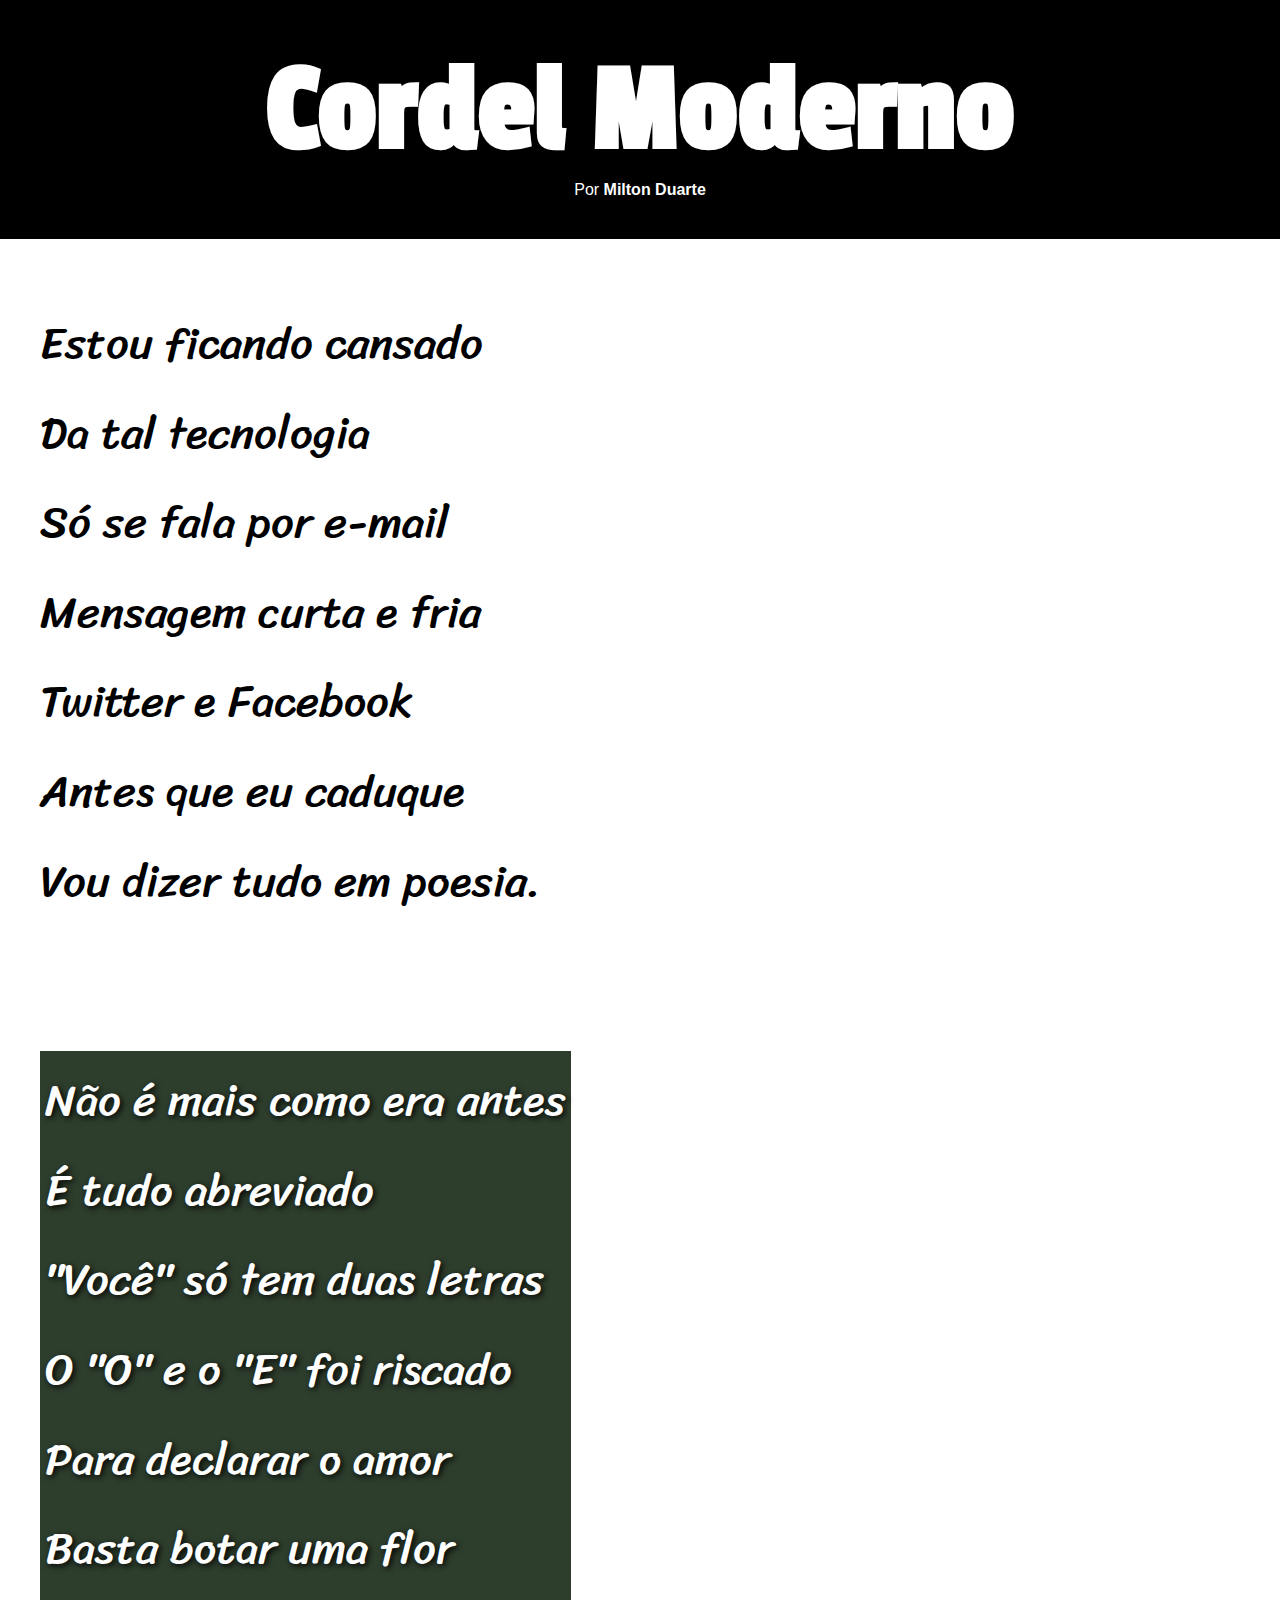
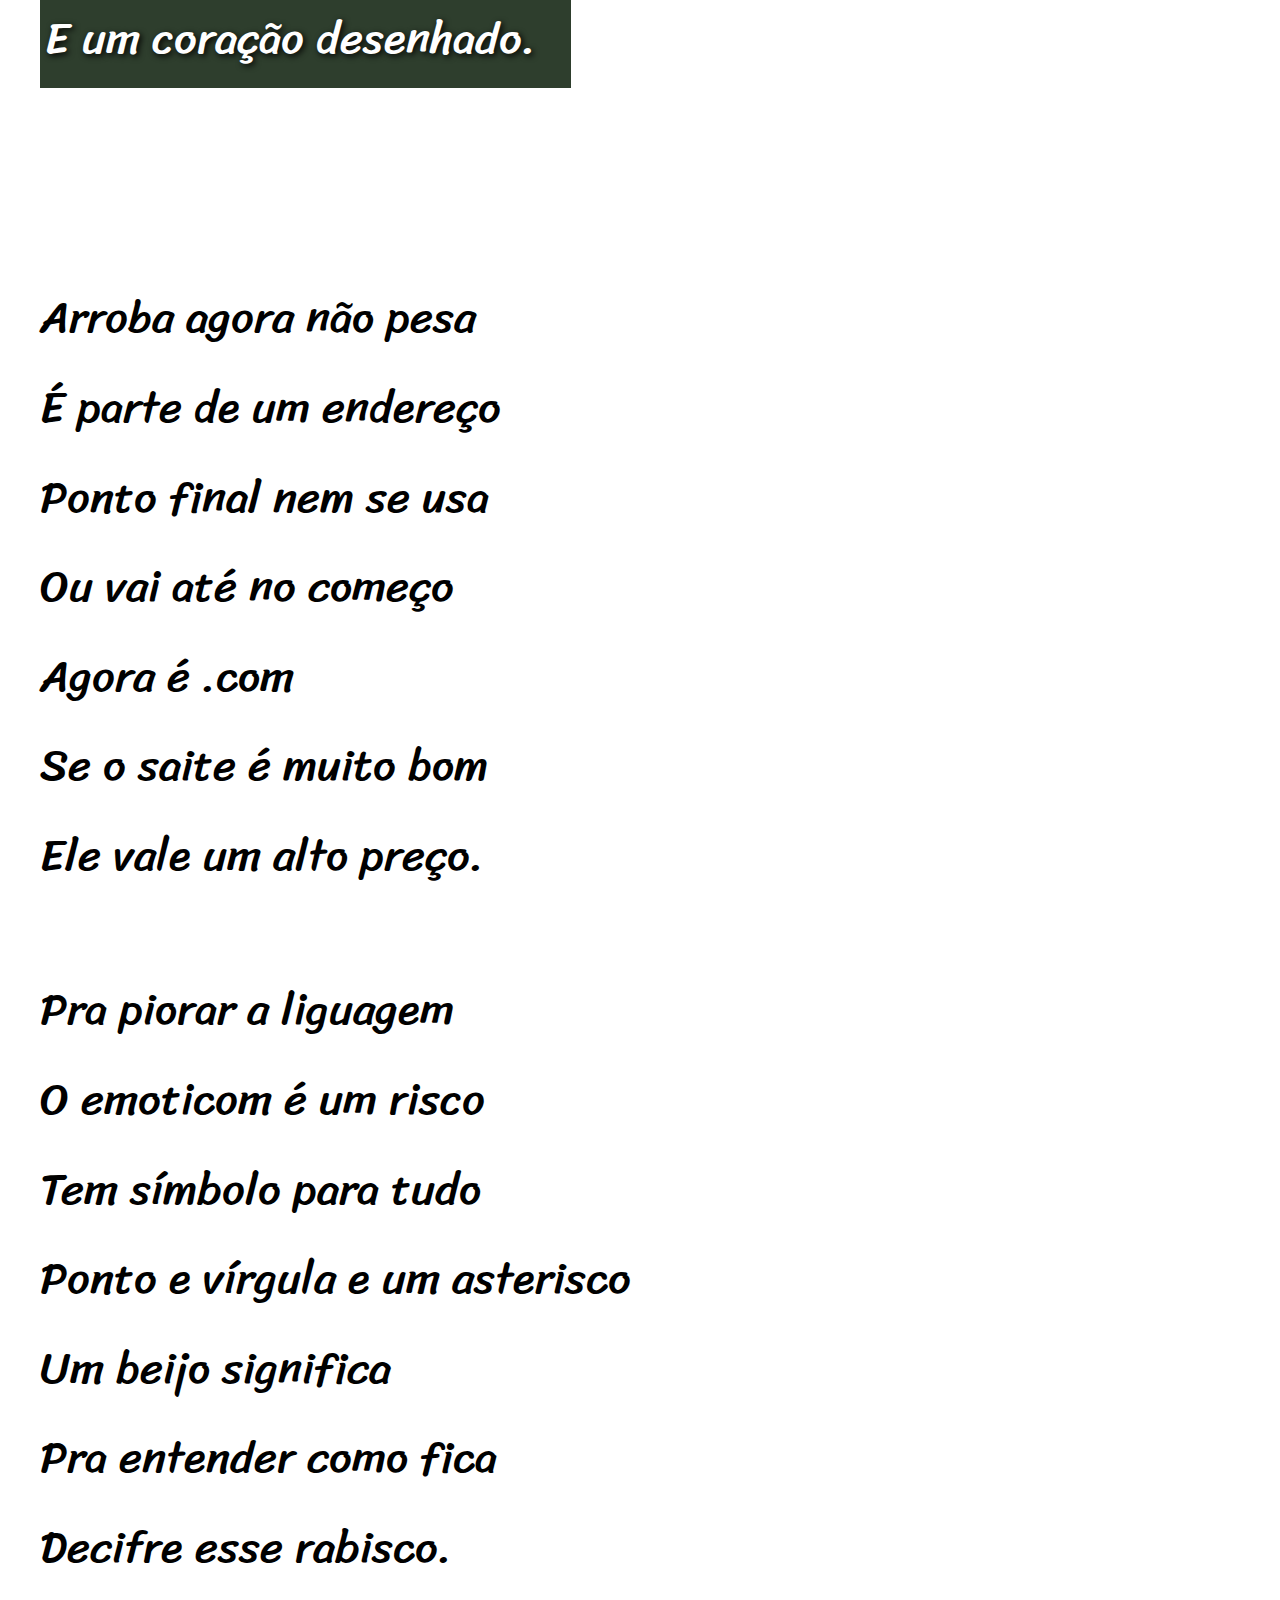
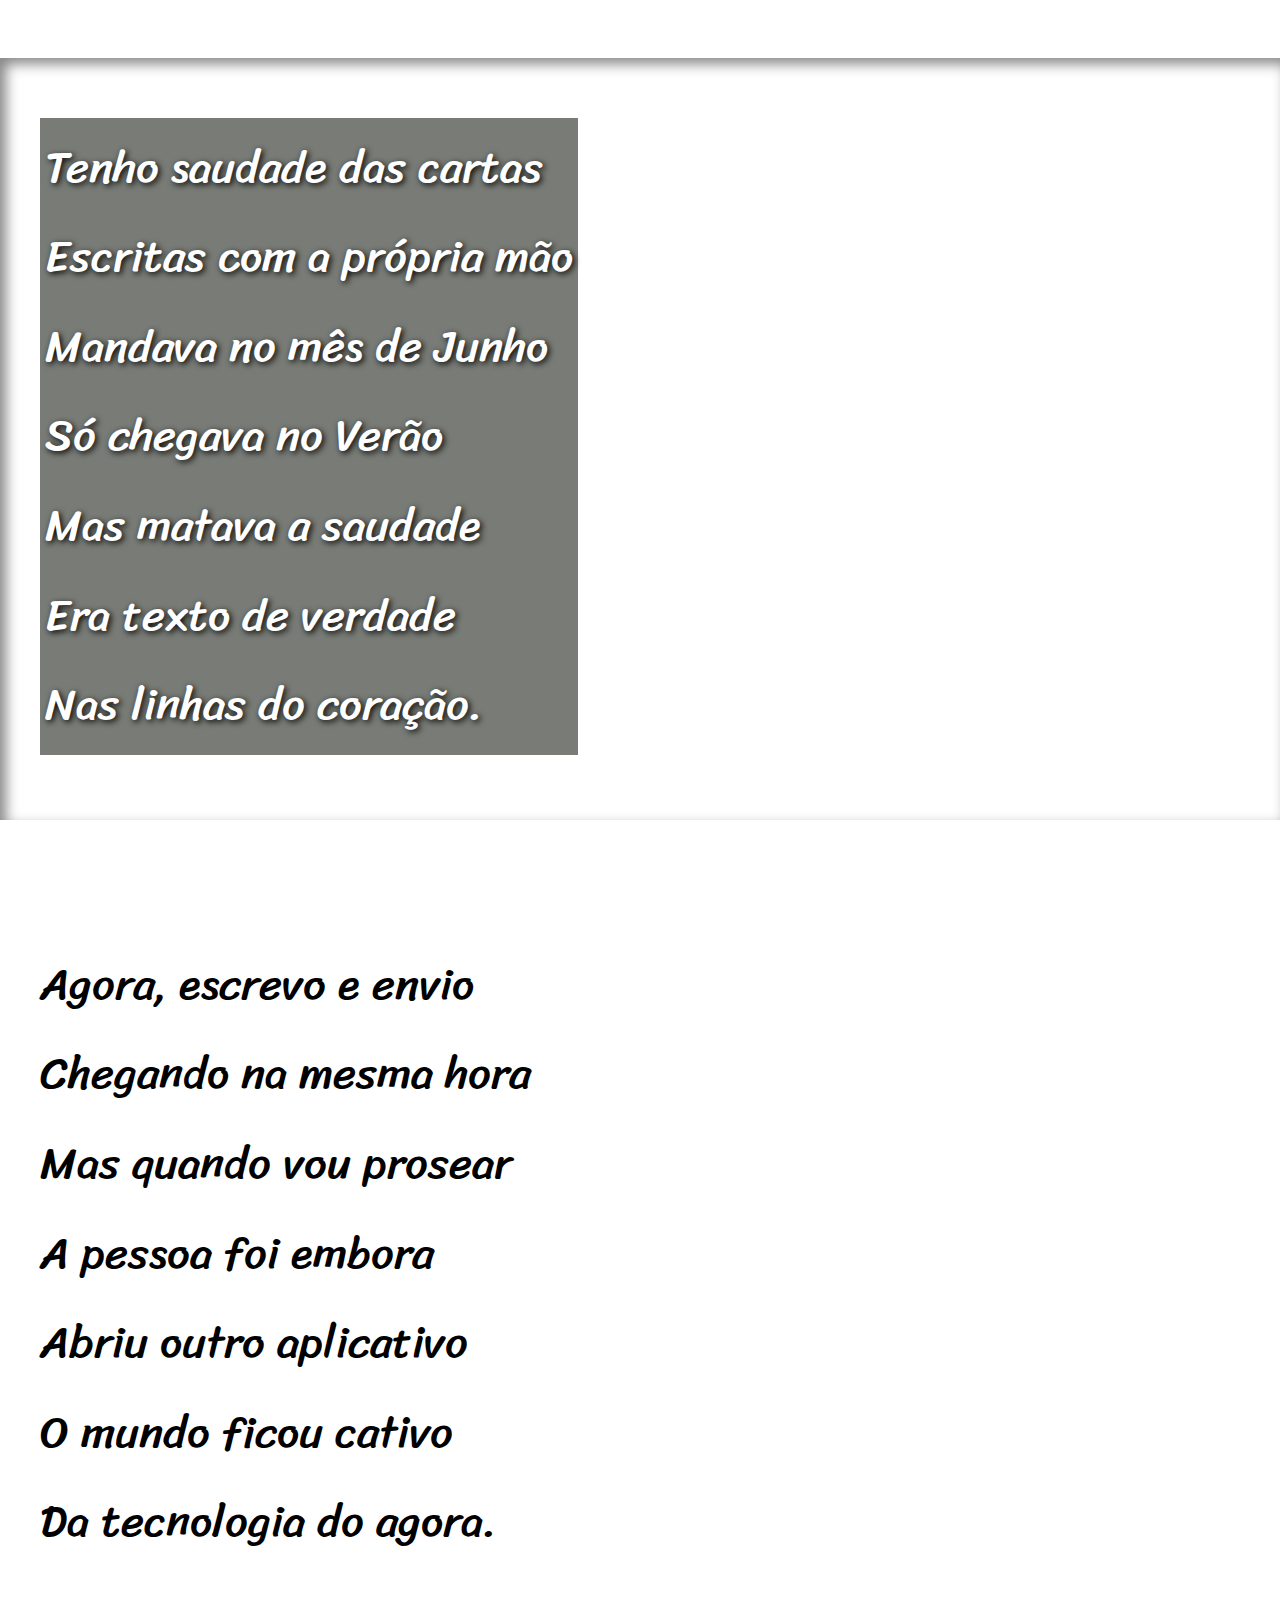
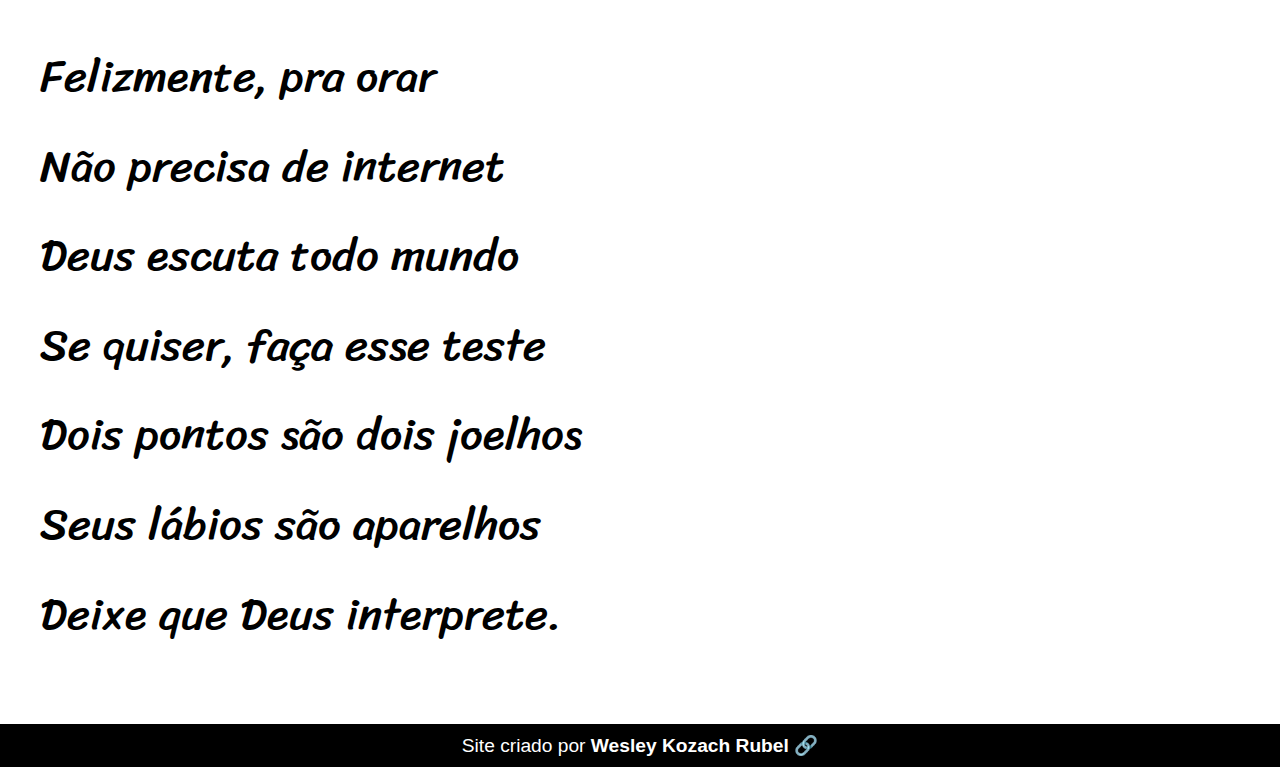
<file: desafio-12/index.html>
<!DOCTYPE html>
<html lang="pt-br">

<head>
    <meta charset="UTF-8">
    <meta http-equiv="X-UA-Compatible" content="IE=edge">
    <meta name="viewport" content="width=device-width, initial-scale=1.0">
    <title>Projeto Cordel</title>
    <link rel="stylesheet" href="./css/style.css">
</head>

<body>
    <header>
        <h1>Cordel Moderno</h1>
        <p>Por <a href="https://www.recantodasletras.com.br/poesias/3186743" target="_blank" rel="external">Milton
                Duarte</a></p>
    </header>
    <main>
        <section id="sc1">
            <p class="versos">
                Estou ficando cansado <br>
                Da tal tecnologia <br>
                Só se fala por e-mail <br>
                Mensagem curta e fria <br>
                Twitter e Facebook <br>
                Antes que eu caduque <br>
                Vou dizer tudo em poesia.
            </p>
        </section>
        <section id="sc2">
            <p class="versos">
                Não é mais como era antes <br>
                É tudo abreviado <br>
                "Você" só tem duas letras <br>
                O "O" e o "E" foi riscado <br>
                Para declarar o amor <br>
                Basta botar uma flor <br>
                E um coração desenhado.
            </p>
        </section>
        <section id="sc3">
            <p class="versos">
                Arroba agora não pesa <br>
                É parte de um endereço <br>
                Ponto final nem se usa <br>
                Ou vai até no começo <br>
                Agora é .com <br>
                Se o saite é muito bom <br>
                Ele vale um alto preço.
            </p>
            <p class="versos">
                Pra piorar a liguagem <br>
                O emoticom é um risco <br>
                Tem símbolo para tudo <br>
                Ponto e vírgula e um asterisco <br>
                Um beijo significa <br>
                Pra entender como fica <br>
                Decifre esse rabisco.
            </p>
        </section>
        <section id="sc4">
            <p class="versos">
                Tenho saudade das cartas <br>
                Escritas com a própria mão <br>
                Mandava no mês de Junho <br>
                Só chegava no Verão <br>
                Mas matava a saudade <br>
                Era texto de verdade <br>
                Nas linhas do coração.
            </p>
        </section>
        <section id="sc5">
            <p class="versos">
                Agora, escrevo e envio <br>
                Chegando na mesma hora <br>
                Mas quando vou prosear <br>
                A pessoa foi embora <br>
                Abriu outro aplicativo <br>
                O mundo ficou cativo <br>
                Da tecnologia do agora.
            </p>
            <p class="versos">
                Felizmente, pra orar <br>
                Não precisa de internet <br>
                Deus escuta todo mundo <br>
                Se quiser, faça esse teste <br>
                Dois pontos são dois joelhos <br>
                Seus lábios são aparelhos <br>
                Deixe que Deus interprete.
            </p>
        </section>
    </main>
    <footer>
        <p>Site criado por <a href="https://wesleyrubel.github.io/repositorio/" target="_blank">Wesley Kozach Rubel</a></p>
    </footer>
</body>

</html>
</file>
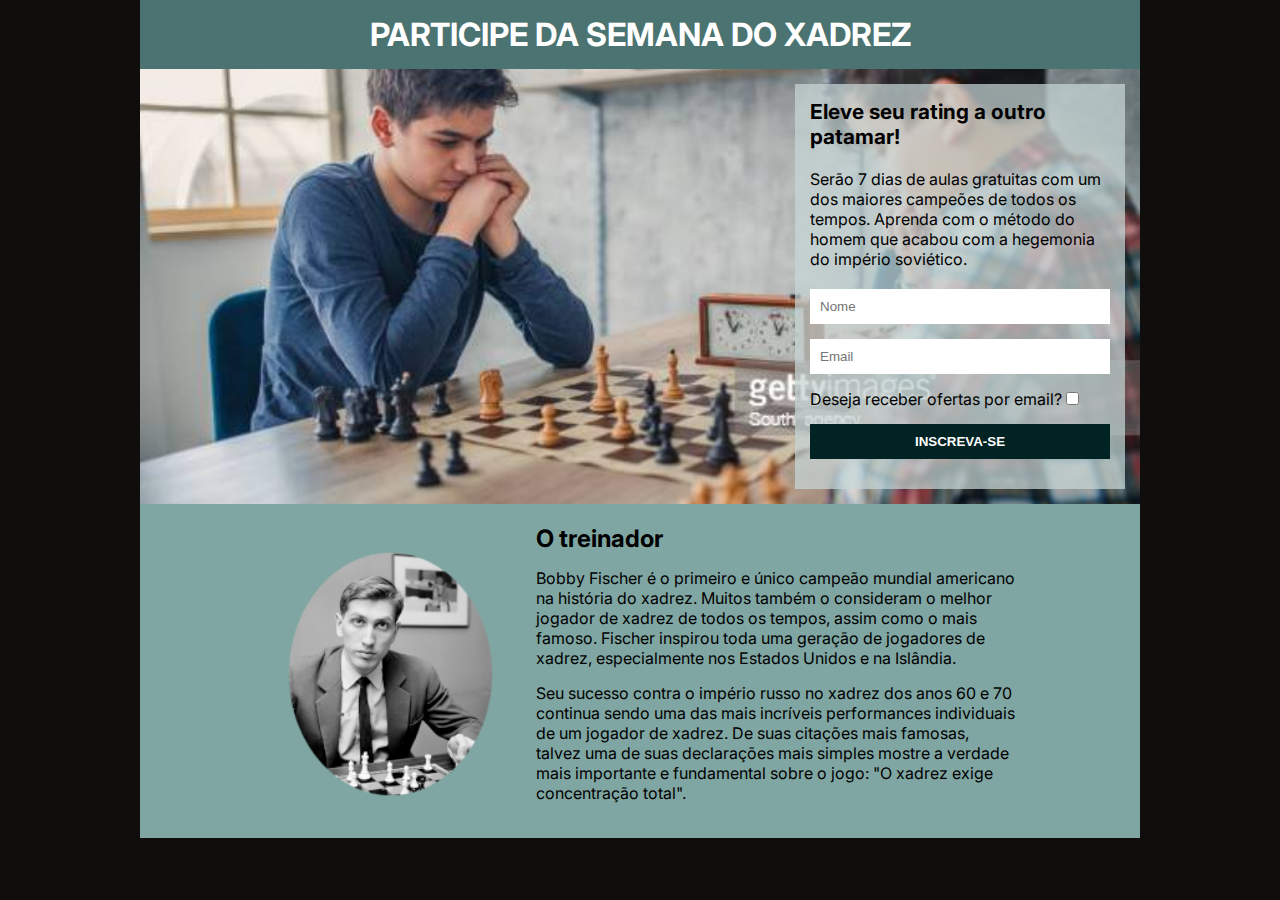
<file: pagina-de-captura-xadrez/index.html>
<!DOCTYPE html>
<html lang="pt-br">

<head>
    <meta charset="UTF-8">
    <meta http-equiv="X-UA-Compatible" content="IE=edge">
    <meta name="viewport" content="width=device-width, initial-scale=1.0">
    <title>Semana do Xadrez</title>
    <link rel="shortcut icon" href="./images/favicon.ico" type="image/x-icon">
    <link rel="stylesheet" href="./css/style.css">
    <link href="https://fonts.googleapis.com/css2?family=Inter:wght@300;400;500;600;700;800;900&display=swap"
        rel="stylesheet">
</head>

<body>
    <div class="container">
        <header>
            <h1>PARTICIPE DA SEMANA DO XADREZ</h1>
        </header>
        <main>
            <div class="formContainer">
                <h2>Eleve seu rating a outro patamar!</h2>
                <p>
                    Serão 7 dias de aulas gratuitas com um dos maiores campeões de todos os tempos. Aprenda com o método
                    do homem que acabou com a hegemonia do império soviético.
                </p>
                <form
                    action="https://gmail.us17.list-manage.com/subscribe/post?u=0183f213d35f76d128e569a1a&amp;id=946fb95c99&amp;f_id=00a373e0f0"
                    method="post" id="mc-embedded-subscribe-form" name="mc-embedded-subscribe-form" class="validate"
                    target="_self">
                    <input type="text" name="FNAME" placeholder="Nome">
                    <input type="email" name="EMAIL" placeholder="Email">
                    <div id="checkbox">Deseja receber ofertas por email? <input type="checkbox" name="CHECK"></div>
                    <!-- real people should not fill this in and expect good things - do not remove this or risk form bot signups-->
                    <div style="position: absolute; left: -5000px;" aria-hidden="true"><input type="text"
                            name="b_0183f213d35f76d128e569a1a_946fb95c99" tabindex="-1" value=""></div>
                    <input type="submit" value="INSCREVA-SE">
                </form>
            </div>
        </main>
        <footer>
            <img src="./images/bobby-fischer.png" alt="Bobby Fischer" class="picture">
            <div class="descricao">
                <h2>O treinador</h2>
                <p>
                    Bobby Fischer é o primeiro e único campeão mundial americano na história do xadrez. Muitos também o
                    consideram o melhor jogador de xadrez de todos os tempos, assim como o mais famoso. Fischer inspirou
                    toda uma geração de jogadores de xadrez, especialmente nos Estados Unidos e na Islândia.
                </p>
                <p>
                    Seu sucesso contra o império russo no xadrez dos anos 60 e 70 continua sendo uma das mais incríveis
                    performances individuais de um jogador de xadrez. De suas citações mais famosas, talvez uma de suas
                    declarações mais simples mostre a verdade mais importante e fundamental sobre o jogo: "O xadrez
                    exige concentração total".
                </p>
            </div>
        </footer>
    </div>
</body>

</html>
</file>
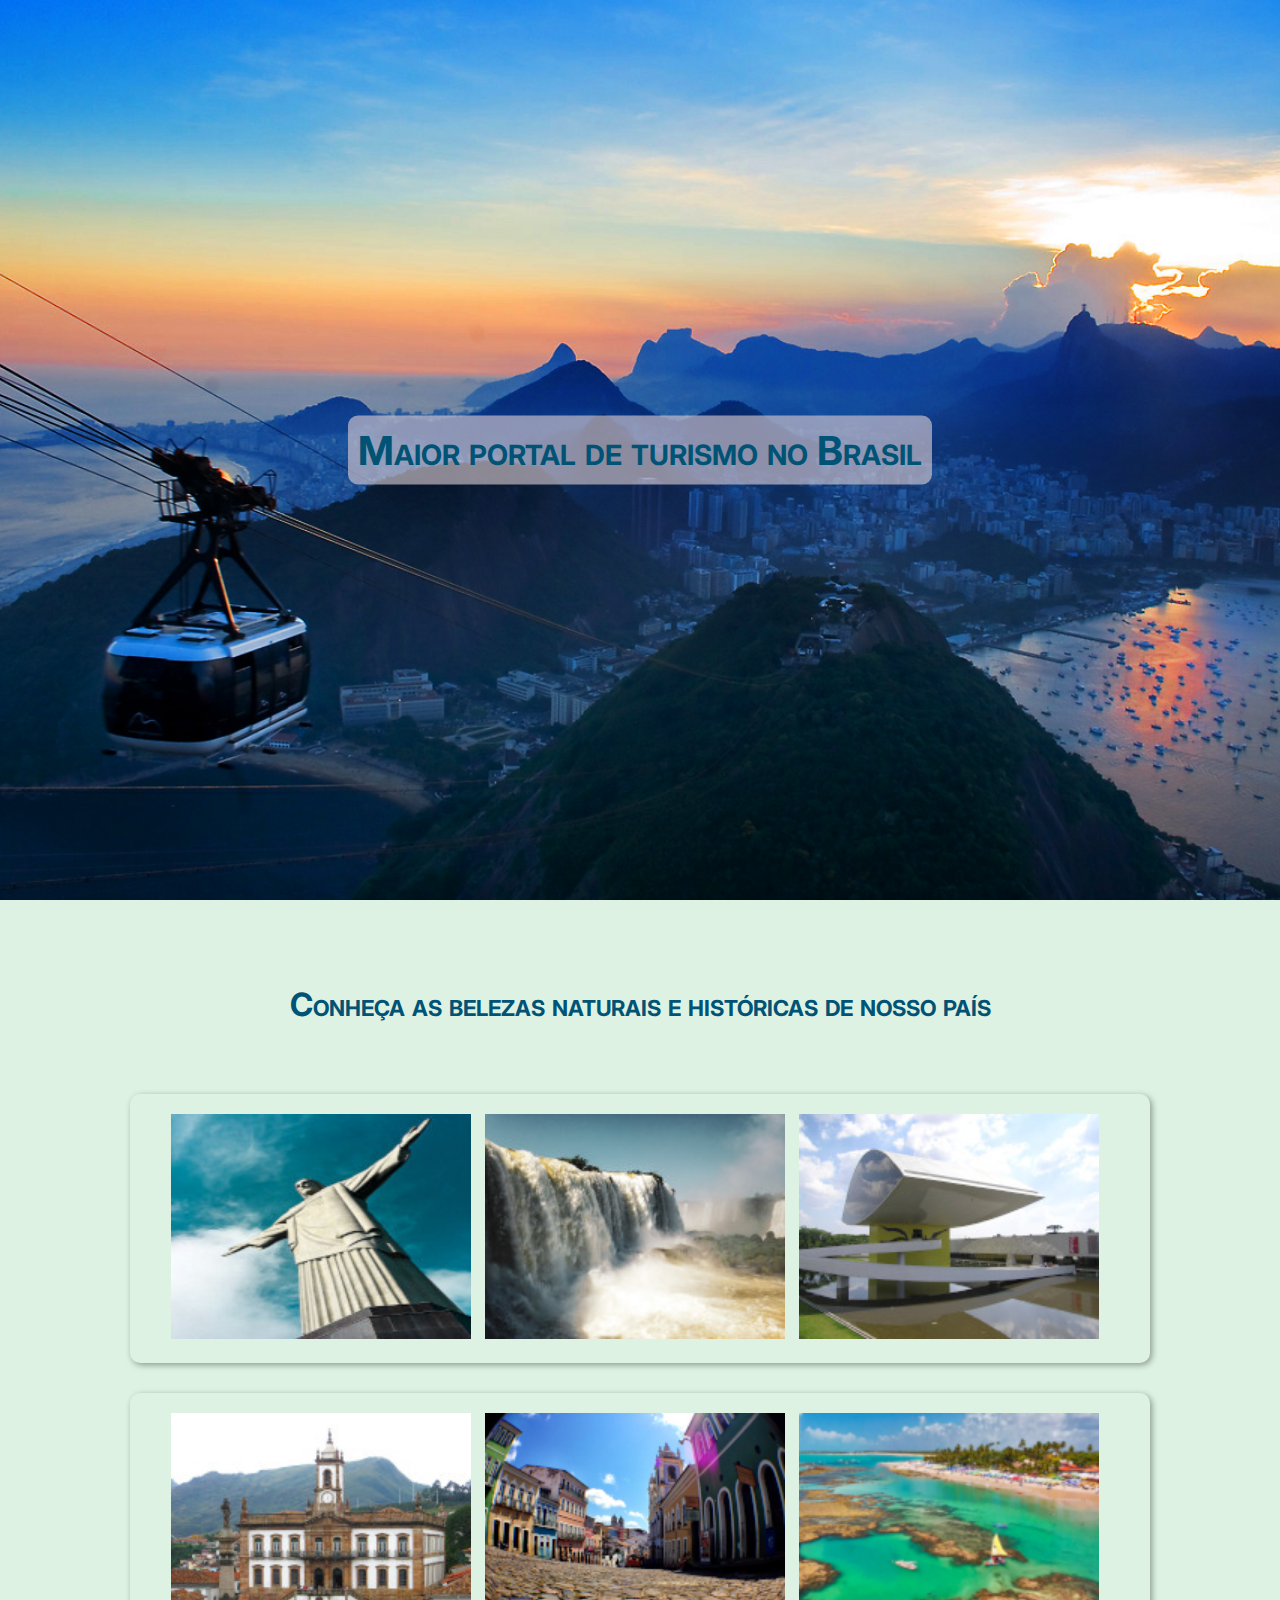
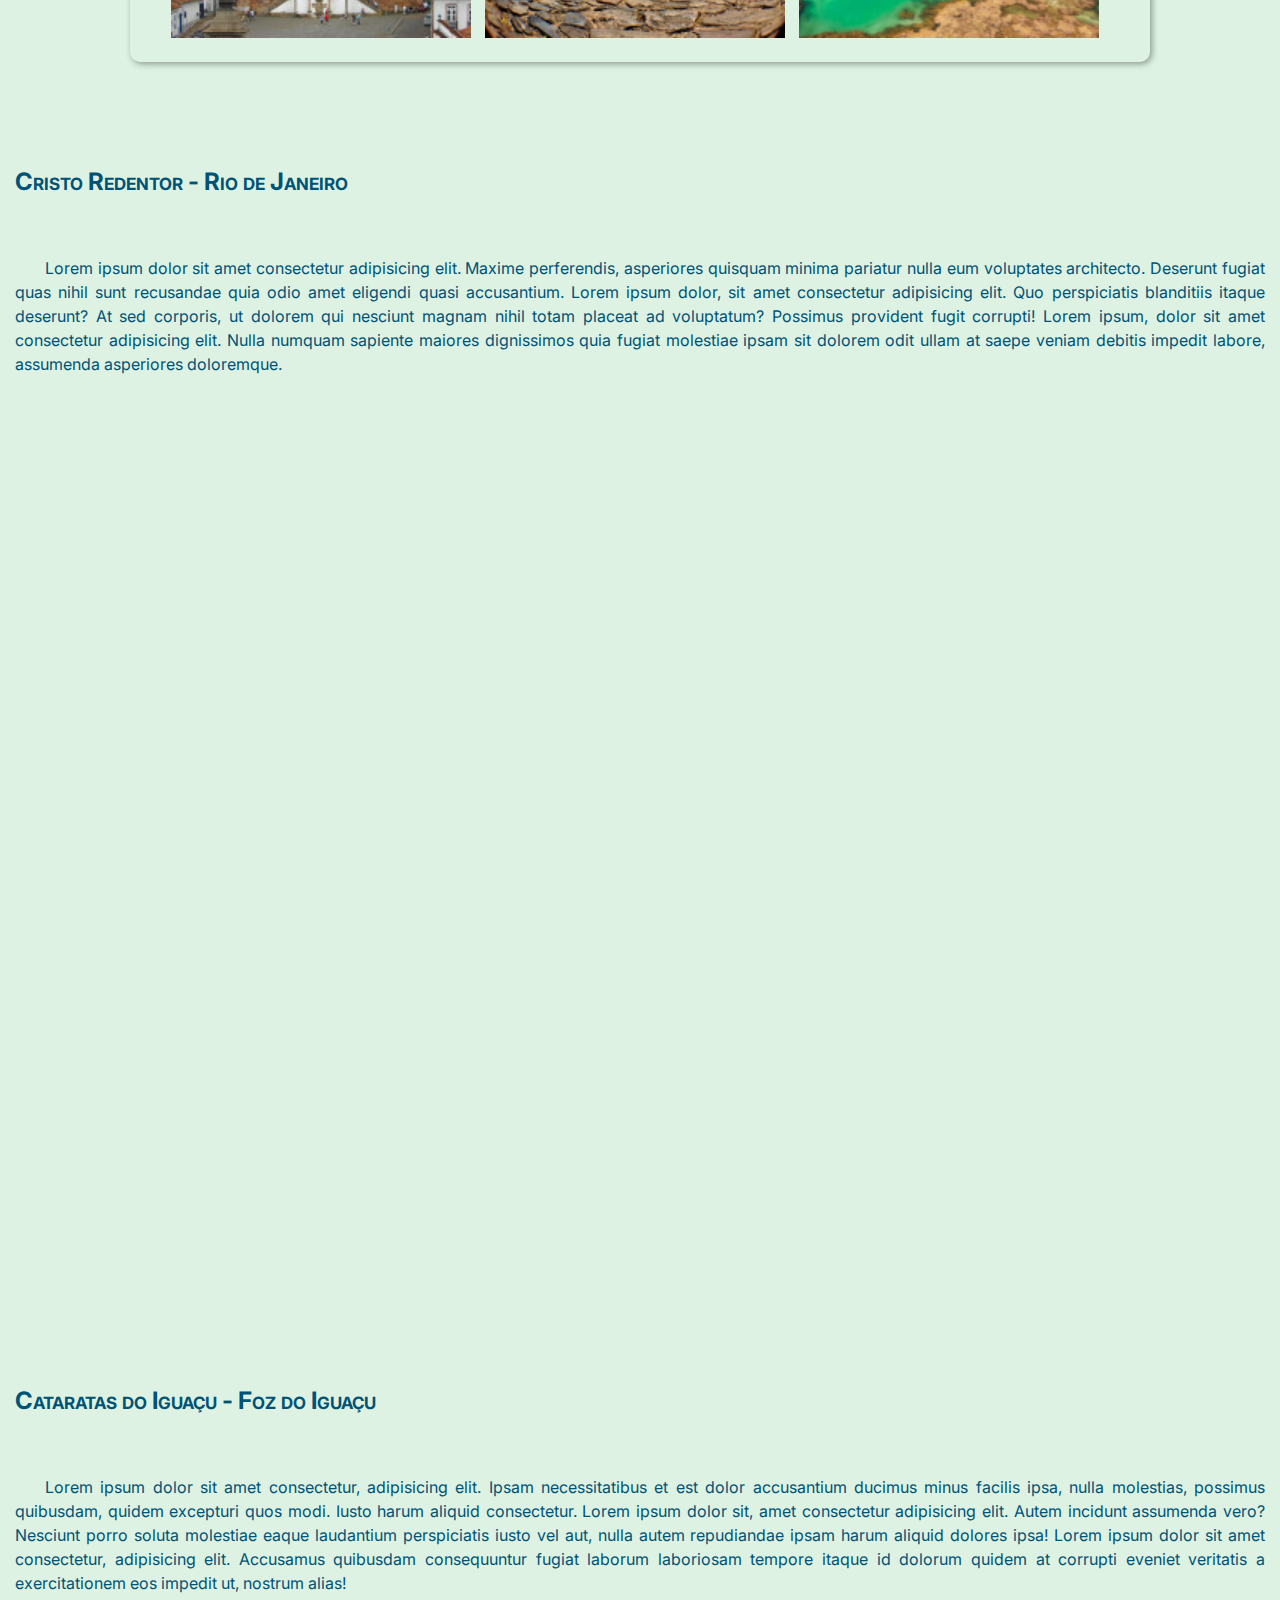
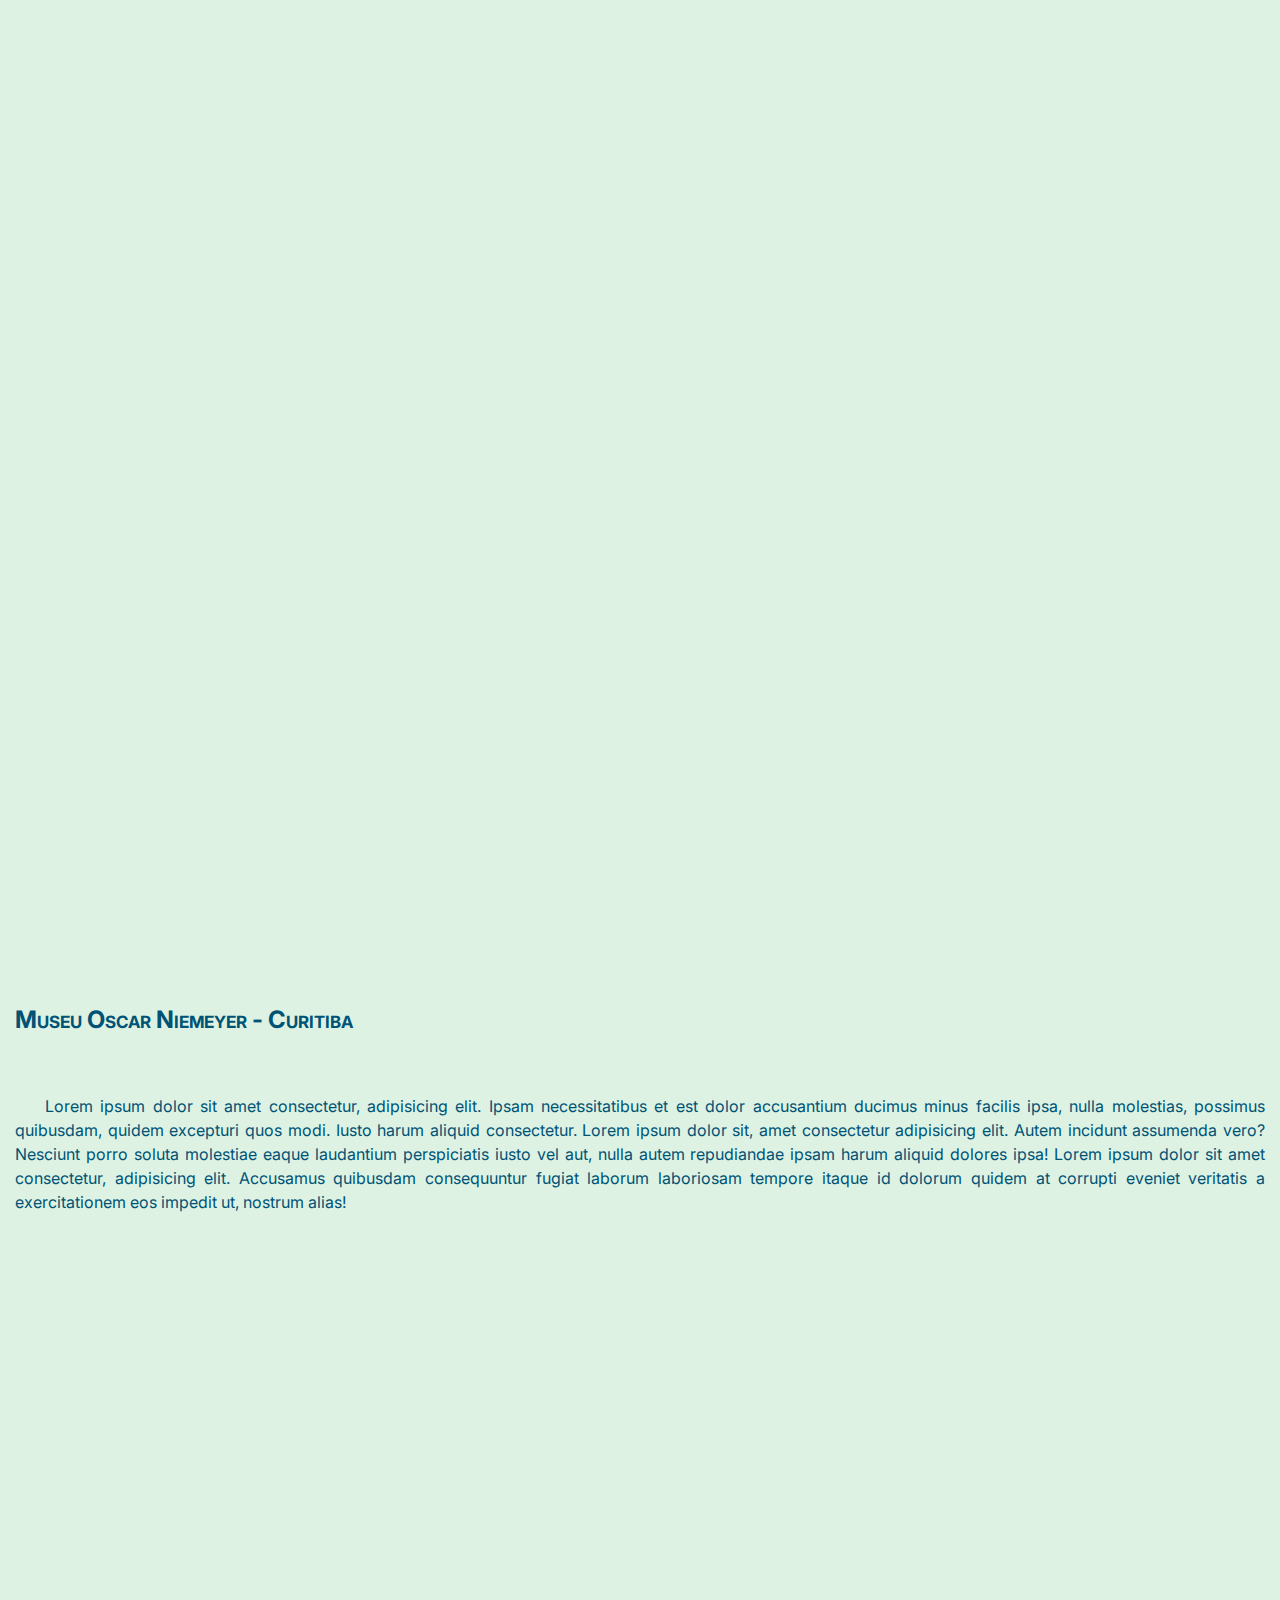
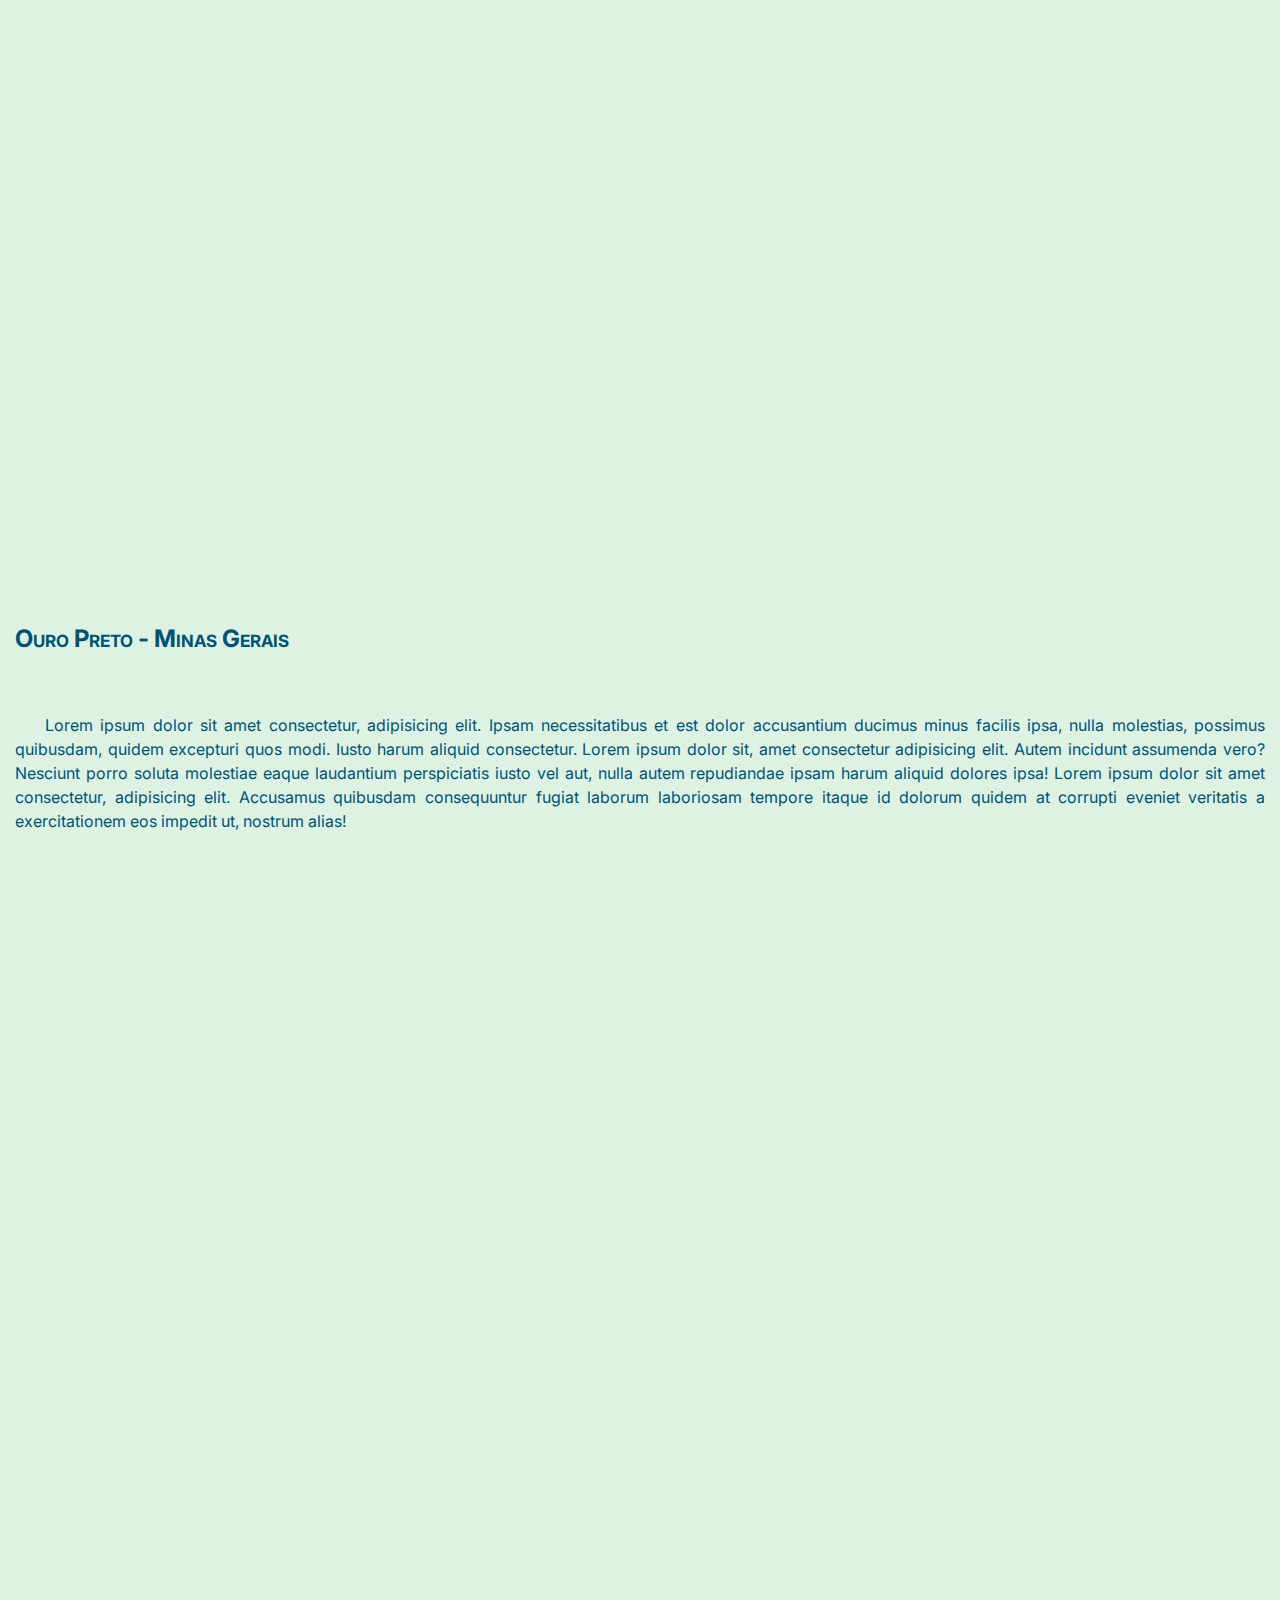
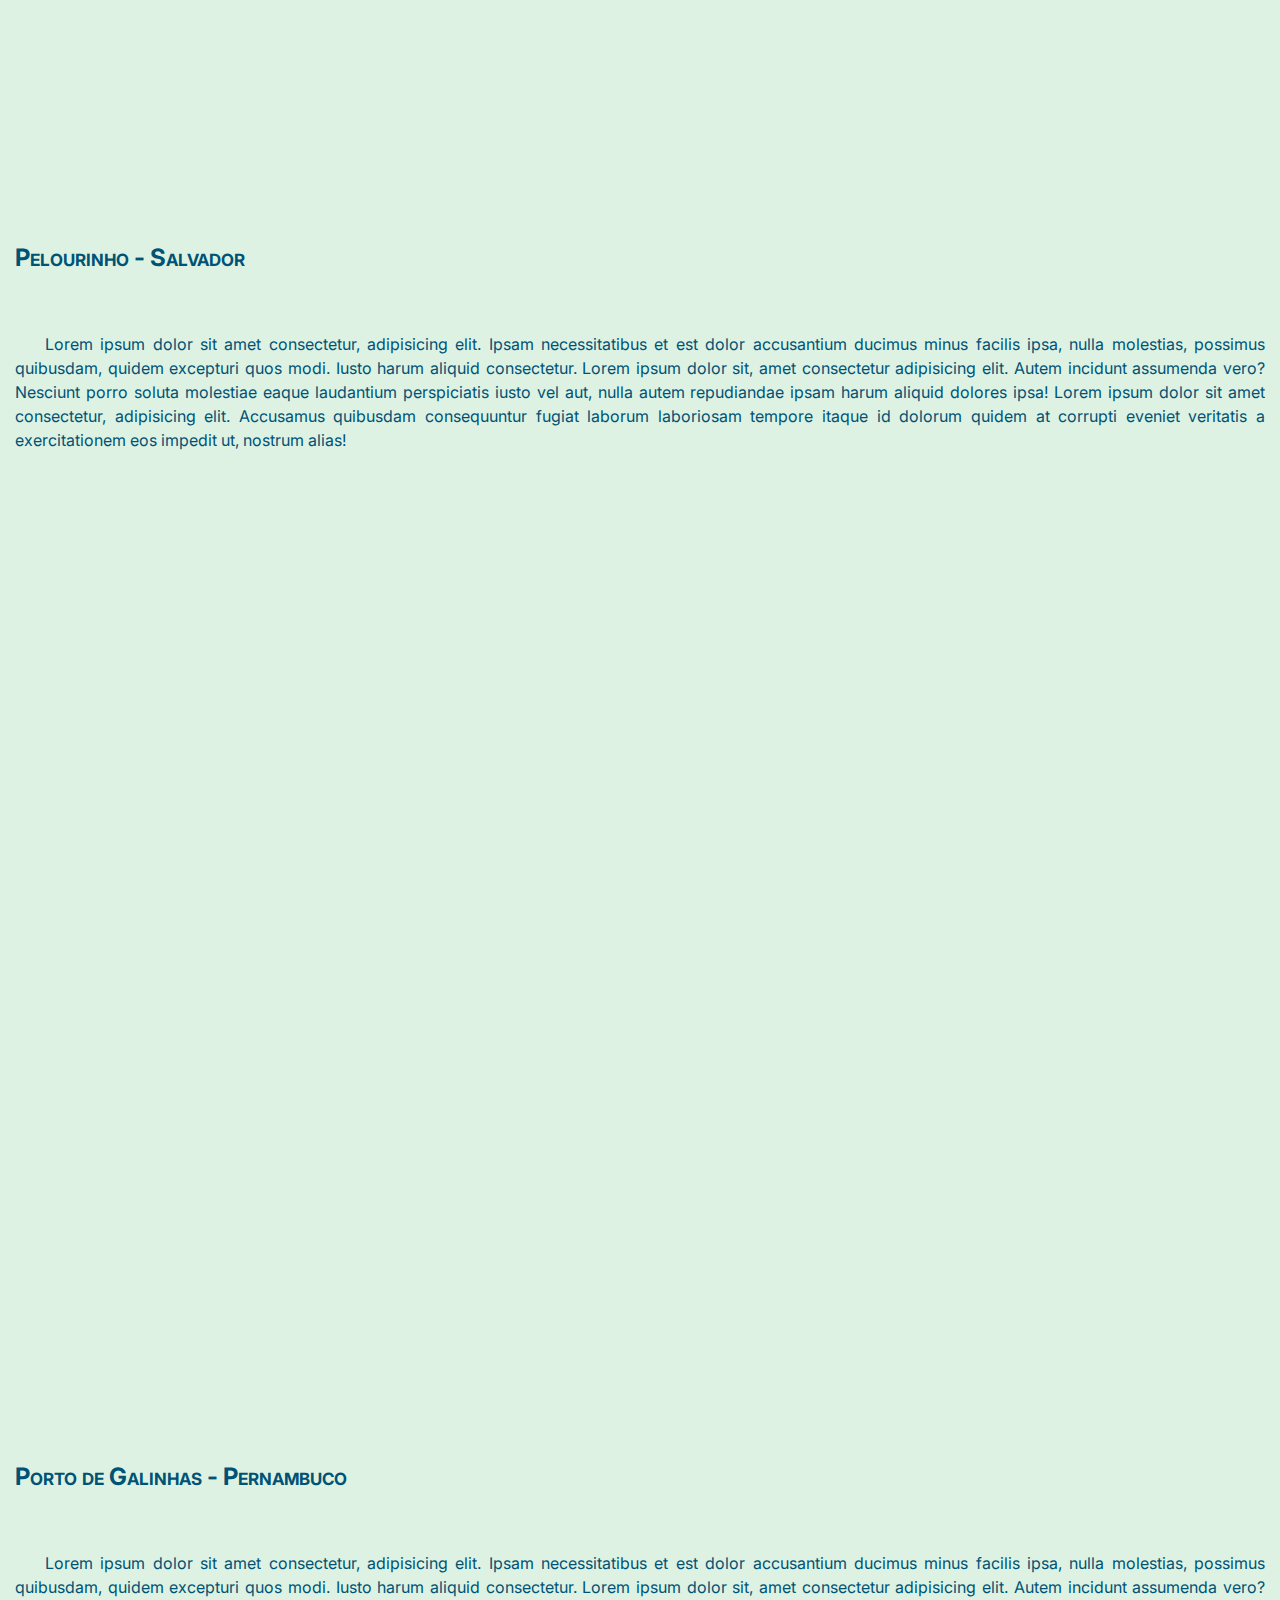
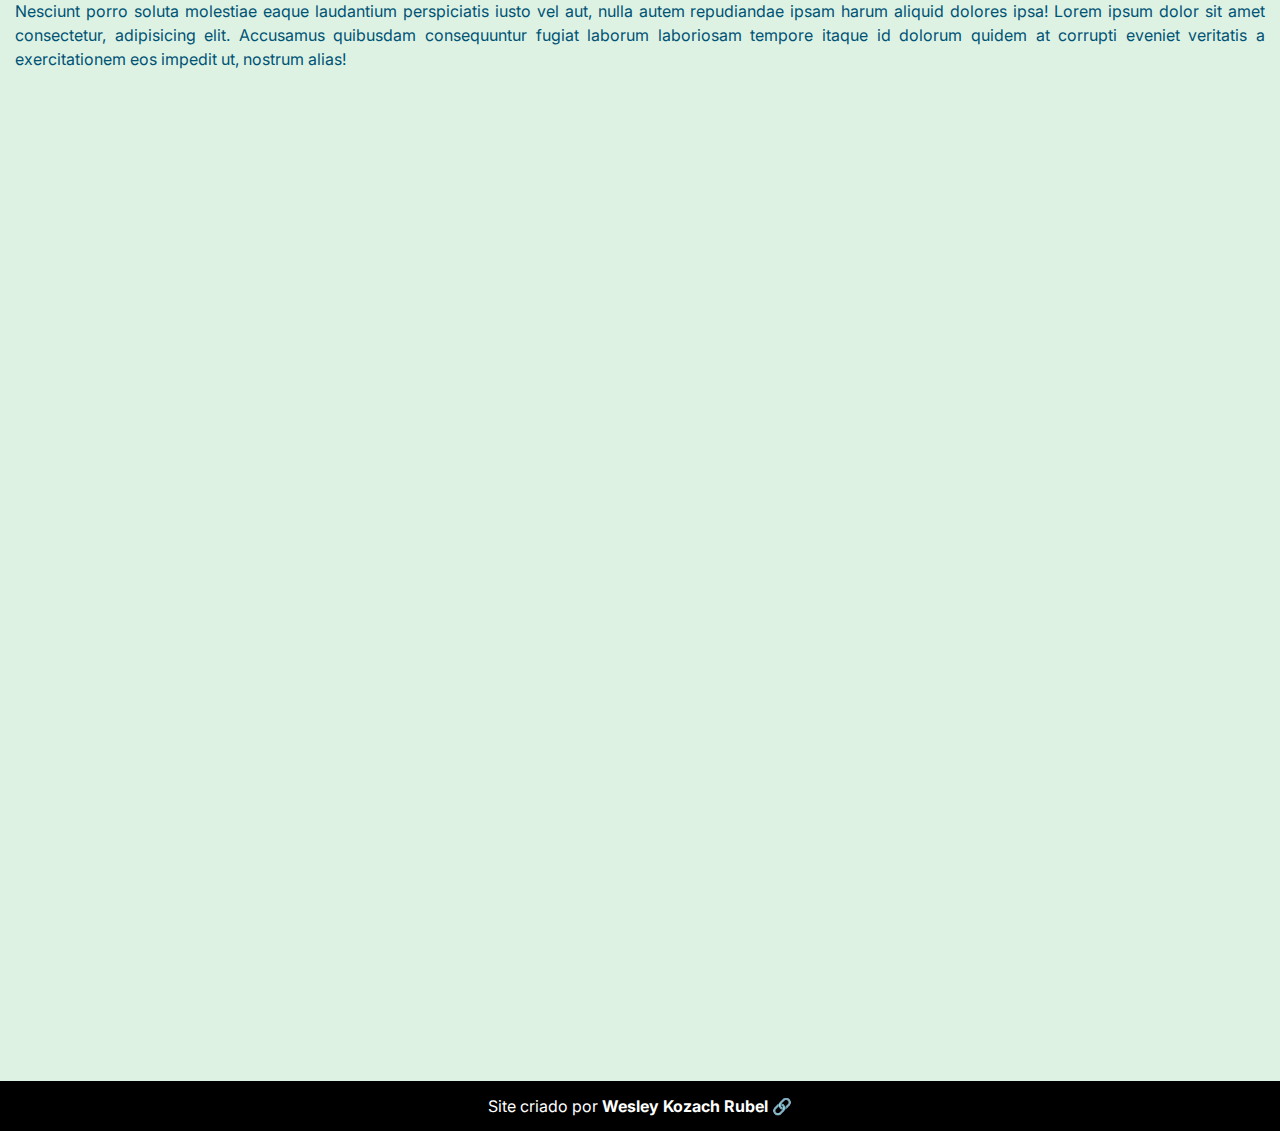
<file: pagina-turismo/index.html>
<!DOCTYPE html>
<html lang="pt-br">
<head>
    <meta charset="UTF-8">
    <meta http-equiv="X-UA-Compatible" content="IE=edge">
    <meta name="viewport" content="width=device-width, initial-scale=1.0">
    <title>Turismo no Brasil</title>
    <link rel="stylesheet" href="estilos/style.css">
</head>
<body>
    <header>
        <h1>Maior portal de turismo no Brasil</h1>
    </header> 
    <nav>
        <h2>Conheça as belezas naturais e históricas de nosso país</h2>
        <div class="navegacao">
            <a href="#cristo">
                <abbr title="Cristo Redentor"><img src="./imagens/cristo-200.jpg" alt="Cristo Redentor"></abbr>
            </a>
            <a href="#cataratas">
                <abbr title="Cataratas do Iguaçu"><img src="./imagens/cataratas-200.jpg" alt="Cataratas do Iguaçu"></abbr>
            </a>
            <a href="#museu">
                <abbr title="Museu Oscar Niemayer"><img src="./imagens/Museu_Oscar_Niemeyer-200.jpg" alt="Museu Oscar Niemeyer"></abbr>
            </a>
        </div>
        <div class="navegacao">
            <a href="#ouroPreto">
                <abbr title="Ouro Preto"><img src="./imagens/ouroPreto-200.jpg" alt="Ouro Preto"></abbr>
            </a>
            <a href="#pelourinho">
                <abbr title="Pelourinho"><img src="./imagens/pelourinho-200.jpg" alt="Pelourinho"></abbr>
            </a>
            <a href="#porto">
                <abbr title="Porto de Galinhas"><img src="./imagens/Porto_de_Galinhas-200.jpg" alt="Porto de Galinhas"></abbr>
            </a>
        </div>
    </nav>
    <section>
        <h3>Cristo Redentor - Rio de Janeiro</h3>
        <p>
            Lorem ipsum dolor sit amet consectetur adipisicing elit. Maxime perferendis, asperiores quisquam minima pariatur nulla eum voluptates architecto. Deserunt fugiat quas nihil sunt recusandae quia odio amet eligendi quasi accusantium. Lorem ipsum dolor, sit amet consectetur adipisicing elit. Quo perspiciatis blanditiis itaque deserunt? At sed corporis, ut dolorem qui nesciunt magnam nihil totam placeat ad voluptatum? Possimus provident fugit corrupti! Lorem ipsum, dolor sit amet consectetur adipisicing elit. Nulla numquam sapiente maiores dignissimos quia fugiat molestiae ipsam sit dolorem odit ullam at saepe veniam debitis impedit labore, assumenda asperiores doloremque.
        </p>
        <div class="background" id="cristo">

        </div>
    </section>  
    <section>
        <h3>Cataratas do Iguaçu - Foz do Iguaçu</h3>
        <p>
            Lorem ipsum dolor sit amet consectetur, adipisicing elit. Ipsam necessitatibus et est dolor accusantium ducimus minus facilis ipsa, nulla molestias, possimus quibusdam, quidem excepturi quos modi. Iusto harum aliquid consectetur. Lorem ipsum dolor sit, amet consectetur adipisicing elit. Autem incidunt assumenda vero? Nesciunt porro soluta molestiae eaque laudantium perspiciatis iusto vel aut, nulla autem repudiandae ipsam harum aliquid dolores ipsa! Lorem ipsum dolor sit amet consectetur, adipisicing elit. Accusamus quibusdam consequuntur fugiat laborum laboriosam tempore itaque id dolorum quidem at corrupti eveniet veritatis a exercitationem eos impedit ut, nostrum alias!
        </p>
        <div class="background" id="cataratas">

        </div>
    </section>
    <section>
        <h3>Museu Oscar Niemeyer - Curitiba</h3>
        <p>
            Lorem ipsum dolor sit amet consectetur, adipisicing elit. Ipsam necessitatibus et est dolor accusantium ducimus minus facilis ipsa, nulla molestias, possimus quibusdam, quidem excepturi quos modi. Iusto harum aliquid consectetur. Lorem ipsum dolor sit, amet consectetur adipisicing elit. Autem incidunt assumenda vero? Nesciunt porro soluta molestiae eaque laudantium perspiciatis iusto vel aut, nulla autem repudiandae ipsam harum aliquid dolores ipsa! Lorem ipsum dolor sit amet consectetur, adipisicing elit. Accusamus quibusdam consequuntur fugiat laborum laboriosam tempore itaque id dolorum quidem at corrupti eveniet veritatis a exercitationem eos impedit ut, nostrum alias!
        </p>
        <div class="background" id="museu">

        </div>
    </section>
    <section>
        <h3>Ouro Preto - Minas Gerais</h3>
        <p>
            Lorem ipsum dolor sit amet consectetur, adipisicing elit. Ipsam necessitatibus et est dolor accusantium ducimus minus facilis ipsa, nulla molestias, possimus quibusdam, quidem excepturi quos modi. Iusto harum aliquid consectetur. Lorem ipsum dolor sit, amet consectetur adipisicing elit. Autem incidunt assumenda vero? Nesciunt porro soluta molestiae eaque laudantium perspiciatis iusto vel aut, nulla autem repudiandae ipsam harum aliquid dolores ipsa! Lorem ipsum dolor sit amet consectetur, adipisicing elit. Accusamus quibusdam consequuntur fugiat laborum laboriosam tempore itaque id dolorum quidem at corrupti eveniet veritatis a exercitationem eos impedit ut, nostrum alias!
        </p>
        <div class="background" id="ouroPreto">

        </div>
    </section>
    <section>
        <h3>Pelourinho - Salvador</h3>
        <p>
            Lorem ipsum dolor sit amet consectetur, adipisicing elit. Ipsam necessitatibus et est dolor accusantium ducimus minus facilis ipsa, nulla molestias, possimus quibusdam, quidem excepturi quos modi. Iusto harum aliquid consectetur. Lorem ipsum dolor sit, amet consectetur adipisicing elit. Autem incidunt assumenda vero? Nesciunt porro soluta molestiae eaque laudantium perspiciatis iusto vel aut, nulla autem repudiandae ipsam harum aliquid dolores ipsa! Lorem ipsum dolor sit amet consectetur, adipisicing elit. Accusamus quibusdam consequuntur fugiat laborum laboriosam tempore itaque id dolorum quidem at corrupti eveniet veritatis a exercitationem eos impedit ut, nostrum alias!
        </p>
        <div class="background" id="pelourinho">

        </div>
    </section>
    <section>
        <h3>Porto de Galinhas - Pernambuco</h3>
        <p>
            Lorem ipsum dolor sit amet consectetur, adipisicing elit. Ipsam necessitatibus et est dolor accusantium ducimus minus facilis ipsa, nulla molestias, possimus quibusdam, quidem excepturi quos modi. Iusto harum aliquid consectetur. Lorem ipsum dolor sit, amet consectetur adipisicing elit. Autem incidunt assumenda vero? Nesciunt porro soluta molestiae eaque laudantium perspiciatis iusto vel aut, nulla autem repudiandae ipsam harum aliquid dolores ipsa! Lorem ipsum dolor sit amet consectetur, adipisicing elit. Accusamus quibusdam consequuntur fugiat laborum laboriosam tempore itaque id dolorum quidem at corrupti eveniet veritatis a exercitationem eos impedit ut, nostrum alias!
        </p>
        <div class="background" id="porto">

        </div>
    </section>
    <footer>
        <p>
            Site criado por <a href="https://wesleyrubel.github.io/repositorio/" target="_blank">Wesley Kozach Rubel</a>
        </p>
    </footer>
</body>
</html>
</file>
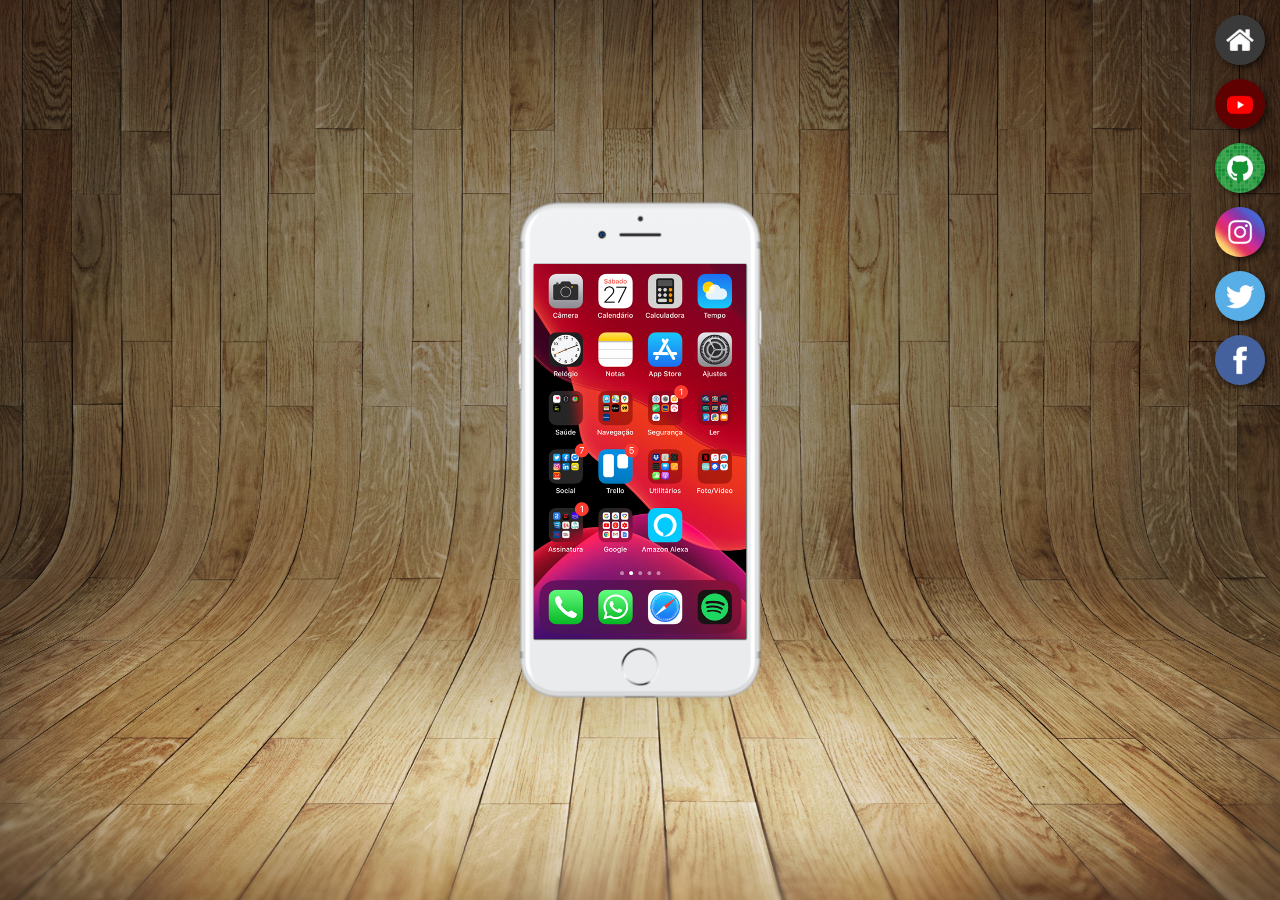
<file: projeto-com-iframes/index.html>
<!DOCTYPE html>
<html lang="pt-br">
<head>
    <meta charset="UTF-8">
    <meta http-equiv="X-UA-Compatible" content="IE=edge">
    <meta name="viewport" content="width=device-width, initial-scale=1.0">
    <title>Projeto Redes Sociais</title>
    <link rel="shortcut icon" href="./imagens/favicon.ico" type="image/x-icon">
    <link rel="stylesheet" href="./estilos/style.css">
</head>
<body>
    <main>
        <section id="telefone">
            <iframe src="./home.html" frameborder="0" name="tela" id="tela">
                Não foi possível carregar. Seu navegador não é compatível
            </iframe>
        </section>
        <section id="botoes">
            <a href="./home.html" target="tela">
                <img src="./imagens/logo-home.jpg" alt="Home">
            </a> <br>
            <a href="./youtube.html" target="tela">
                <img src="./imagens/logo-youtube.jpg" alt="Youtube">
            </a> <br>
            <a href="./github.html" target="tela"> 
                <img src="./imagens/logo-github.jpg" alt="GitHub">
            </a> <br>
            <a href="./instagram.html" target="tela">
                <img src="./imagens/logo-instagram.jpg" alt="Instagram">
            </a> <br>
            <a href="./twitter.html" target="tela">
                <img src="./imagens/logo-twitter.jpg" alt="Twitter">
            </a> <br>
            <a href="./facebook.html" target="tela">
                <img src="./imagens/logo-facebook.jpg" alt="Facebook">
            </a> 
        </section>
    </main>    
</body>
</html>
</file>
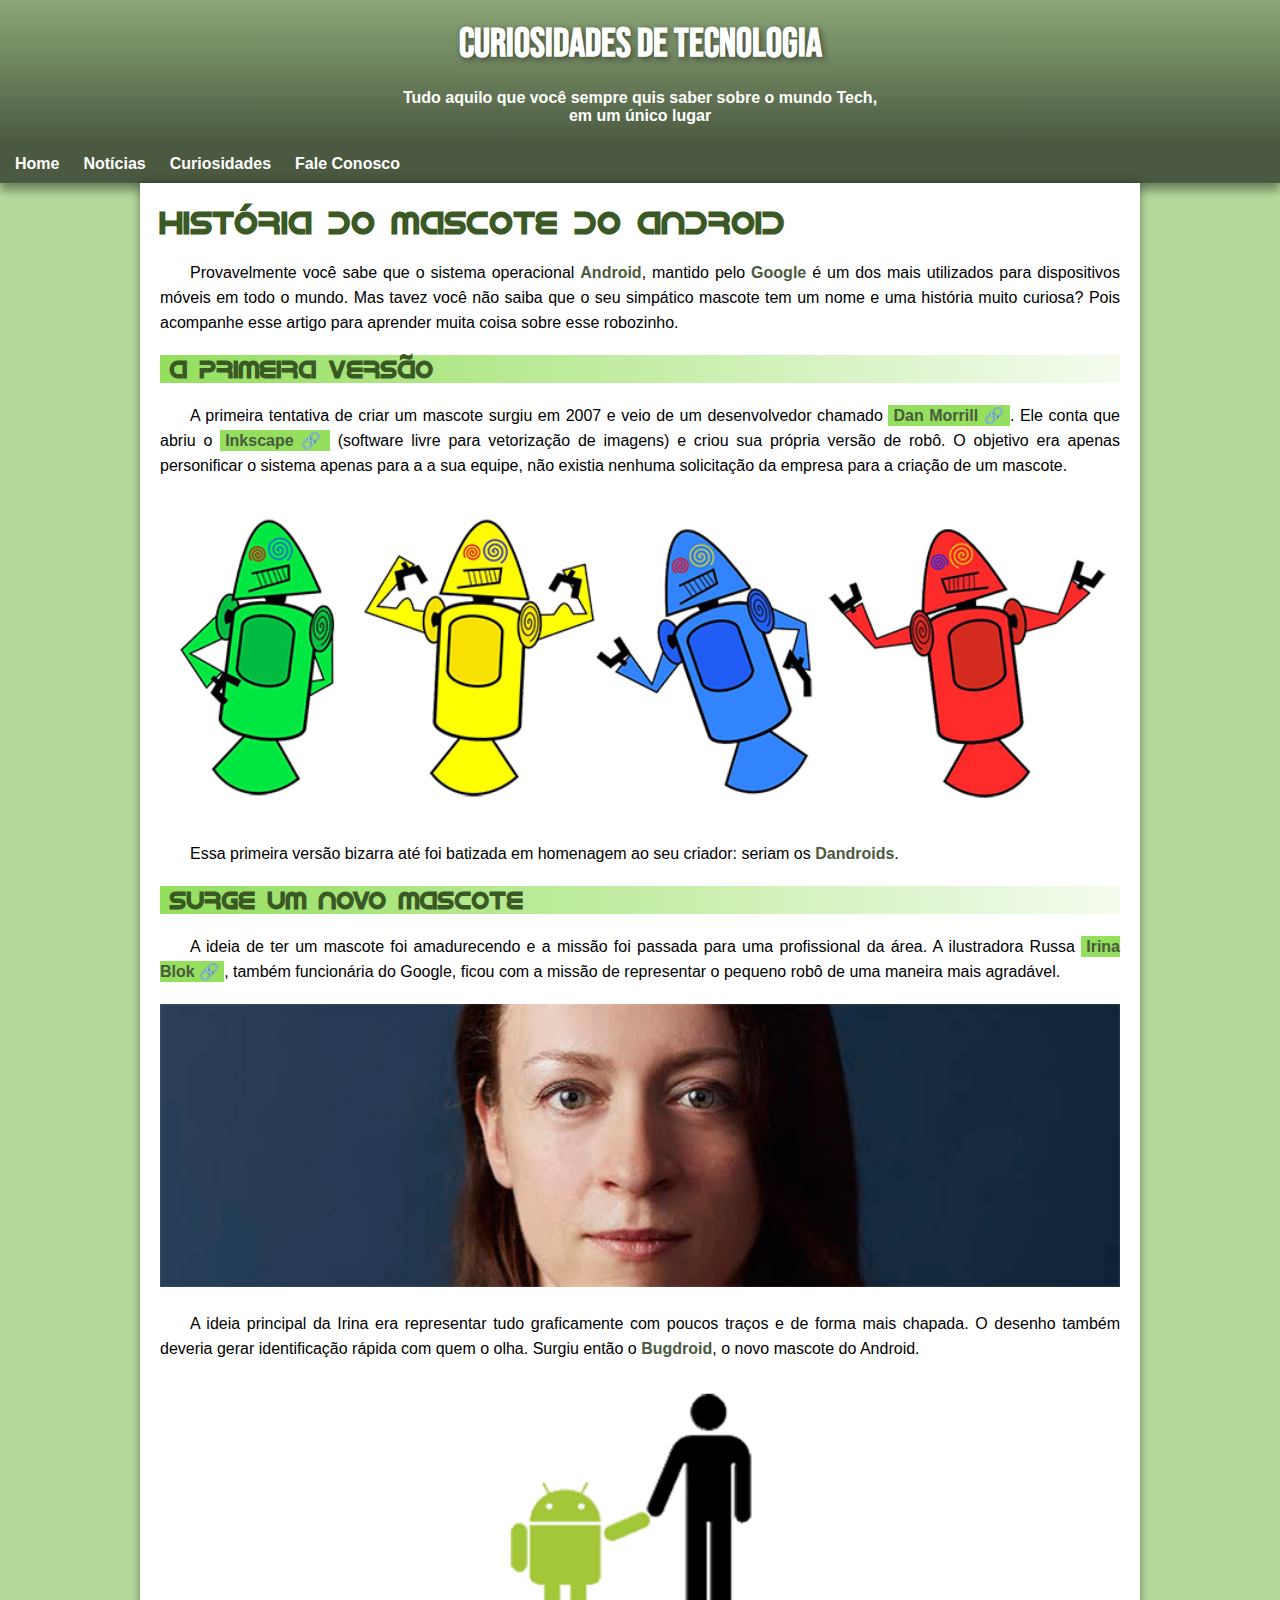
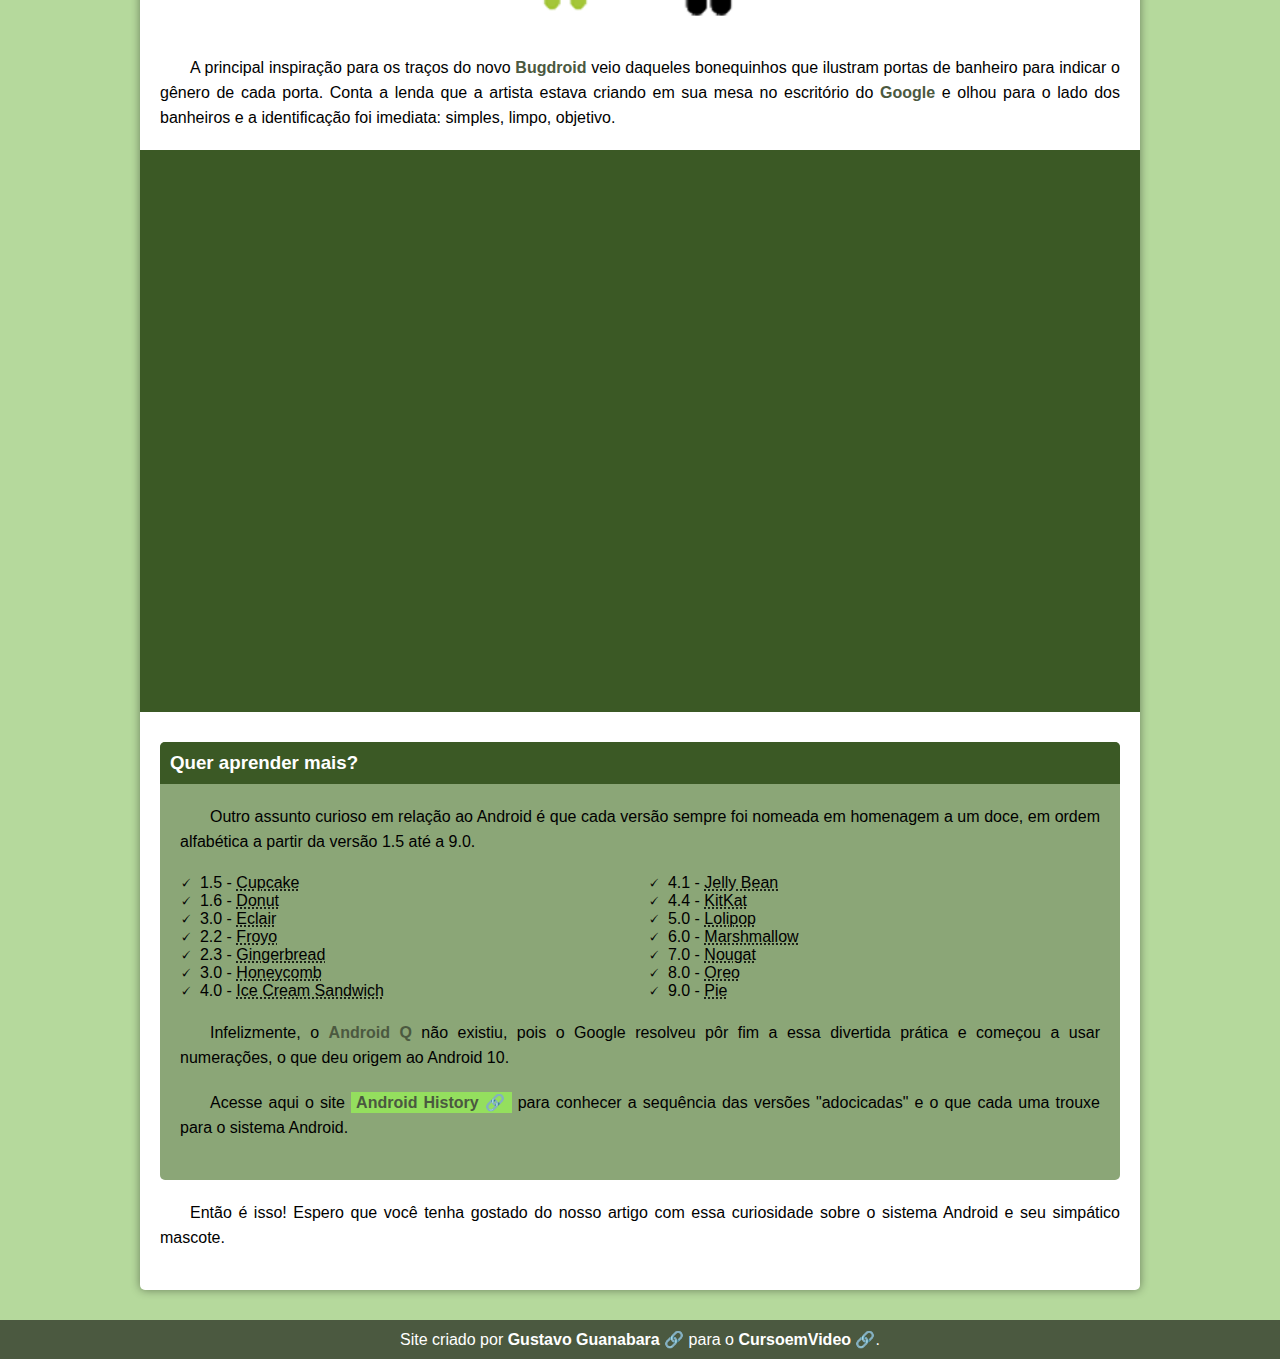
<file: desafio 10/android.html>
<!DOCTYPE html>
<html lang="pt-br">

<head>
    <meta charset="UTF-8">
    <meta http-equiv="X-UA-Compatible" content="IE=edge">
    <meta name="viewport" content="width=device-width, initial-scale=1.0">
    <title>Como surgiu o mascote do android?</title>
    <link rel="shortcut icon" href="imagens/favicon.ico" type="image/x-icon">
    <link rel="stylesheet" href="CSS/style.css">
</head>

<body>
    <header>
        <h1>Curiosidades de Tecnologia</h1>
        <p>
            Tudo aquilo que você sempre quis saber sobre o mundo Tech, em um único lugar
        </p>
    </header>
    <nav>
        <a href="#">Home</a>
        <a href="#">Notícias</a>
        <a href="#">Curiosidades</a>
        <a href="#">Fale Conosco</a>
    </nav>

    <main>
        <article>
            <h1>História do Mascote do Android</h1>

            <p>
                Provavelmente você sabe que o sistema operacional <strong>Android</strong>, mantido pelo
                <strong>Google</strong> é um dos mais utilizados para dispositivos móveis em todo o mundo. Mas tavez
                você não saiba que o seu simpático mascote tem um nome e uma história muito curiosa? Pois acompanhe esse
                artigo para aprender muita coisa sobre esse robozinho.
            </p>

            <h2>A primeira versão</h2>

            <p>
                A primeira tentativa de criar um mascote surgiu em 2007 e veio de um desenvolvedor chamado <a
                    href="https://androidcommunity.com/dan-morrill-shows-us-the-android-mascot-that-almost-was-20130103/"
                    target="_blank" rel="external">Dan Morrill</a>. Ele conta que abriu o <a
                    href="https://inkscape.org/pt-br/" target="_blank" rel="external
            ">Inkscape</a> (software livre para vetorização de imagens) e criou sua própria versão de robô. O objetivo
                era apenas personificar o sistema apenas para a a sua equipe, não existia nenhuma solicitação da empresa
                para a criação de um mascote.
            </p>

            <picture>
                <source media="(min-width: 600px)" srcset="imagens/dan-droids.png" type="image/png">
                <img src="imagens/dan-droids-pq.png" alt="primeira versão do mascote do android">
            </picture>

            <p>
                Essa primeira versão bizarra até foi batizada em homenagem ao seu criador: seriam os
                <strong>Dandroids</strong>.
            </p>

            <h2>Surge um novo mascote</h2>

            <p>
                A ideia de ter um mascote foi amadurecendo e a missão foi passada para uma profissional da área. A
                ilustradora Russa <a href="https://www.irinablok.com/" target="_blank" rel="external">Irina Blok</a>,
                também funcionária do Google, ficou com a missão de representar o pequeno robô de uma maneira mais
                agradável.
            </p>

            <picture>
                <source media="(min-width: 600px)" srcset="imagens/irina-blok.jpg" type="image/jpg">
                <img src="imagens/irina-blok-pq.jpg" alt="Irina Blok">
            </picture>

            <p>
                A ideia principal da Irina era representar tudo graficamente com poucos traços e de forma mais chapada.
                O desenho também deveria gerar identificação rápida com quem o olha. Surgiu então o
                <strong>Bugdroid</strong>, o novo mascote do Android.
            </p>

            <img src="imagens/bugdroid.png" alt="O bugdroid" class="especial">

            <p>
                A principal inspiração para os traços do novo <strong>Bugdroid</strong> veio daqueles bonequinhos que
                ilustram portas de banheiro para indicar o gênero de cada porta. Conta a lenda que a artista estava
                criando em sua mesa no escritório do <strong>Google</strong> e olhou para o lado dos banheiros e a
                identificação foi imediata: simples, limpo, objetivo.
            </p>
            <div class="video">
                <iframe width="560" height="315" src="https://www.youtube.com/embed/l2UDgpLz20M"
                    title="YouTube video player" frameborder="0"
                    allow="accelerometer; autoplay; clipboard-write; encrypted-media; gyroscope; picture-in-picture"
                    allowfullscreen></iframe>
            </div>


            <aside>
                <h3>Quer aprender mais?</h3>

                <p>
                    Outro assunto curioso em relação ao Android é que cada versão sempre foi nomeada em homenagem a um doce,
                    em ordem alfabética a partir da versão 1.5 até a 9.0.
                </p>

                <ul>
                    <li>1.5 - <abbr title="Bolo de Copo">Cupcake</abbr></li>
                    <li>1.6 - <abbr title="Rosquinha">Donut</abbr></li>
                    <li>3.0 - <abbr title="Bomba">Eclair</abbr></li>
                    <li>2.2 - <abbr title="Iogurte Congelado">Froyo</abbr></li>
                    <li>2.3 - <abbr title="Biscoito de Gengibre">Gingerbread</abbr></li>
                    <li>3.0 - <abbr title="Favo de Mel">Honeycomb</abbr></li>
                    <li>4.0 - <abbr title="Sanduíche de Sorvete">Ice Cream Sandwich</abbr></li>
                    <li>4.1 - <abbr title="Jujuba">Jelly Bean</abbr></li>
                    <li>4.4 - <abbr title="KitKat">KitKat</abbr></li>
                    <li>5.0 - <abbr title="Pirulito">Lolipop</abbr></li>
                    <li>6.0 - <abbr title="Marshmallow">Marshmallow</abbr></li>
                    <li>7.0 - <abbr title="Torrone">Nougat</abbr></li>
                    <li>8.0 - <abbr title="Oreo">Oreo</abbr></li>
                    <li>9.0 - <abbr title="Torta">Pie</abbr></li>
                </ul>

                <p>
                    Infelizmente, o <strong>Android Q</strong> não existiu, pois o Google resolveu pôr fim a essa divertida prática e começou
                    a usar numerações, o que deu origem ao Android 10.
                </p>

                <p>
                    Acesse aqui o site <a href="https://www.androidauthority.com/history-android-os-name-789433/" target="_blank" rel="external">Android History</a> para conhecer a sequência das versões "adocicadas" e o que cada uma
                    trouxe para o sistema Android.
                </p>
            </aside>
            <p>
                Então é isso! Espero que você tenha gostado do nosso artigo com essa curiosidade sobre o sistema Android e seu
                        simpático mascote.
            </p>
        </article>
    </main>

    <footer>
        <p>Site criado por <a href="https://gustavoguanabara.github.io/" target="_blank" rel="external">Gustavo Guanabara</a> para o <a href="https://www.youtube.com/c/CursoemV%C3%ADdeo" target="_blank" rel="external">CursoemVideo</a>.</p>
    </footer>
</body>

</html>
</file>
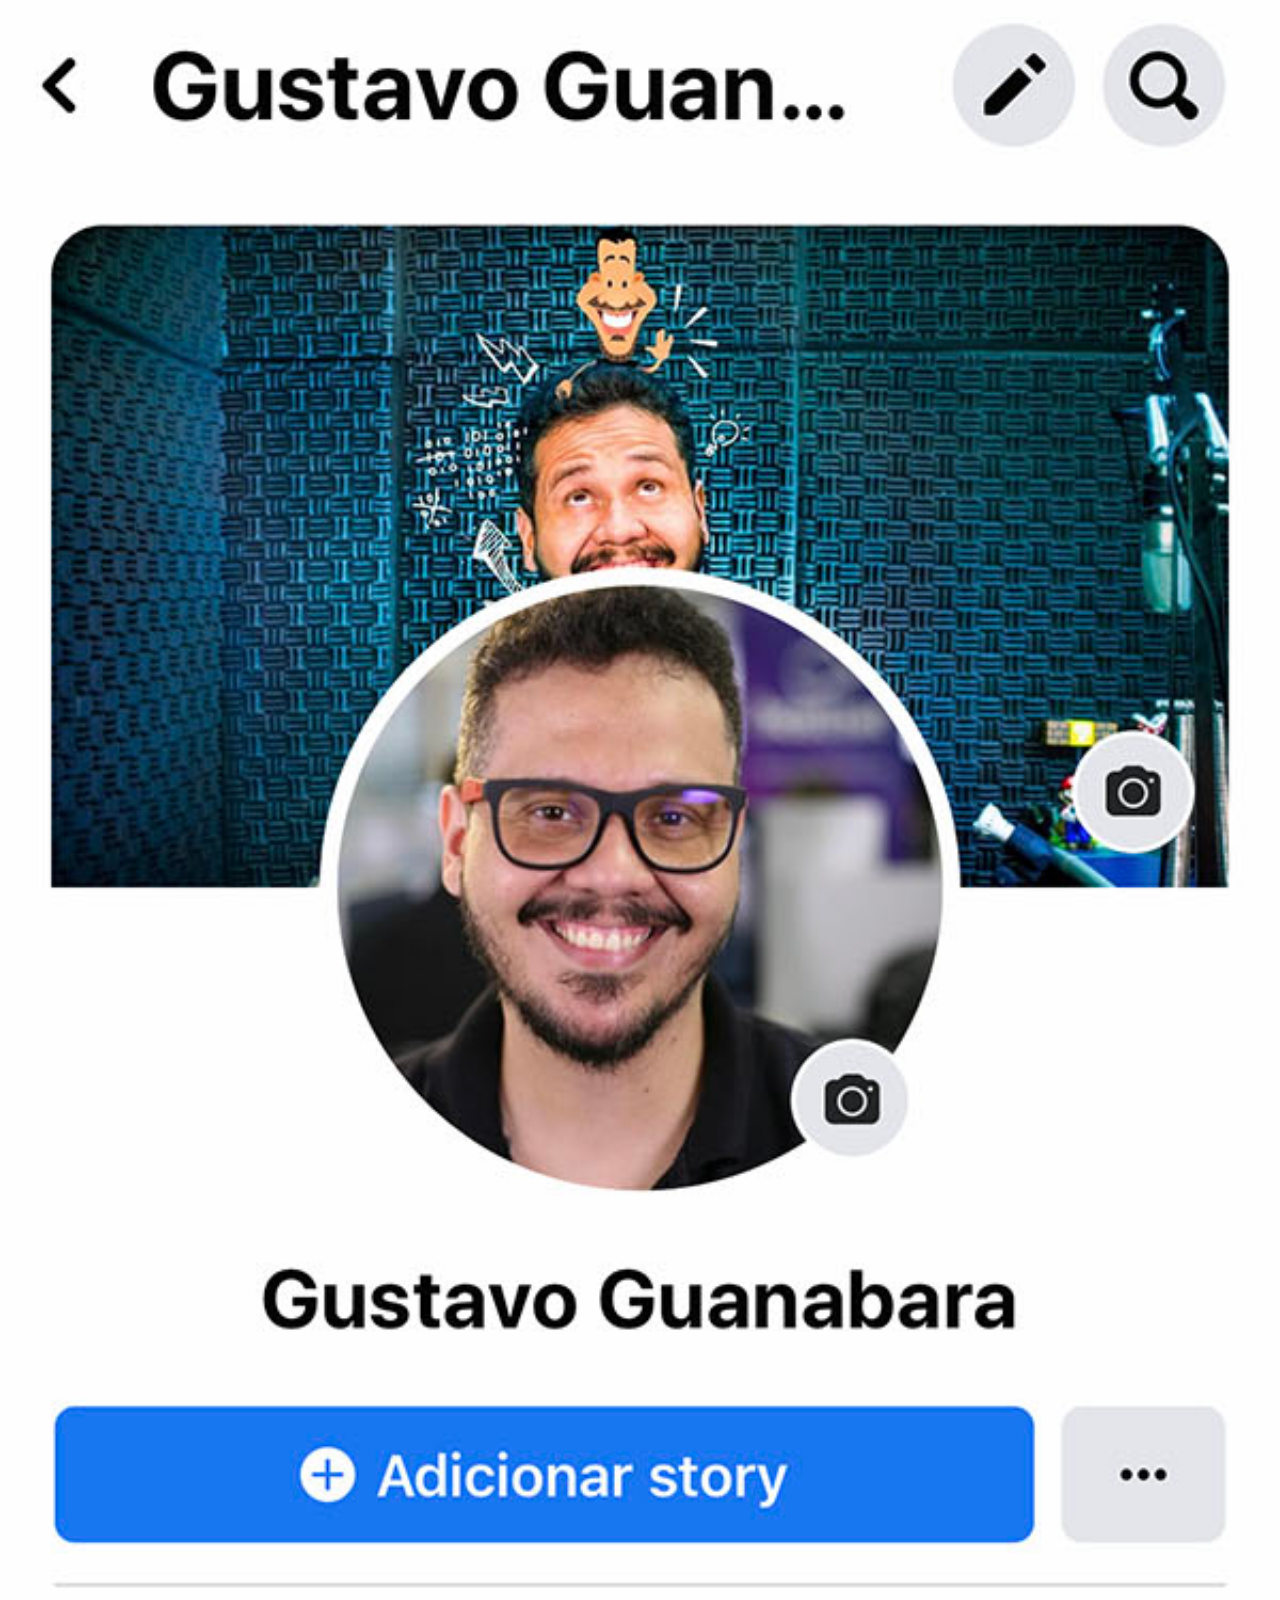
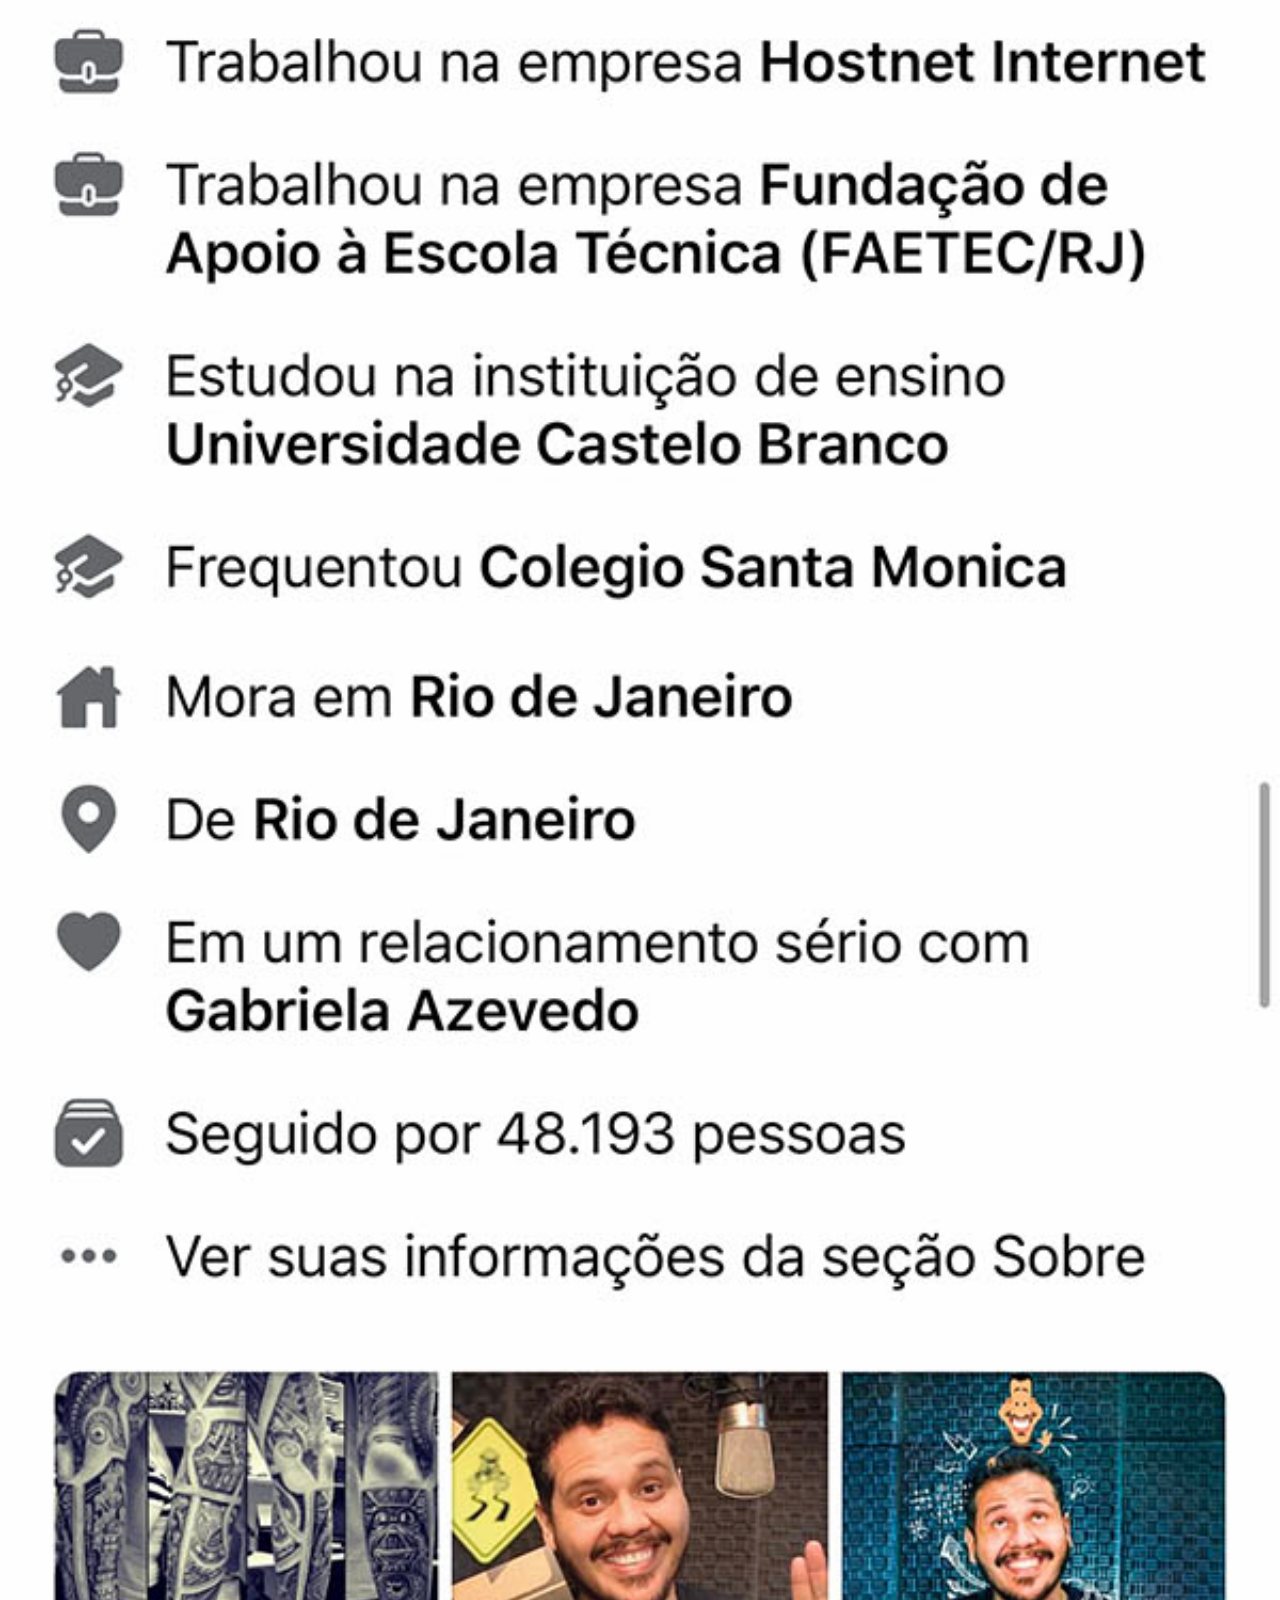
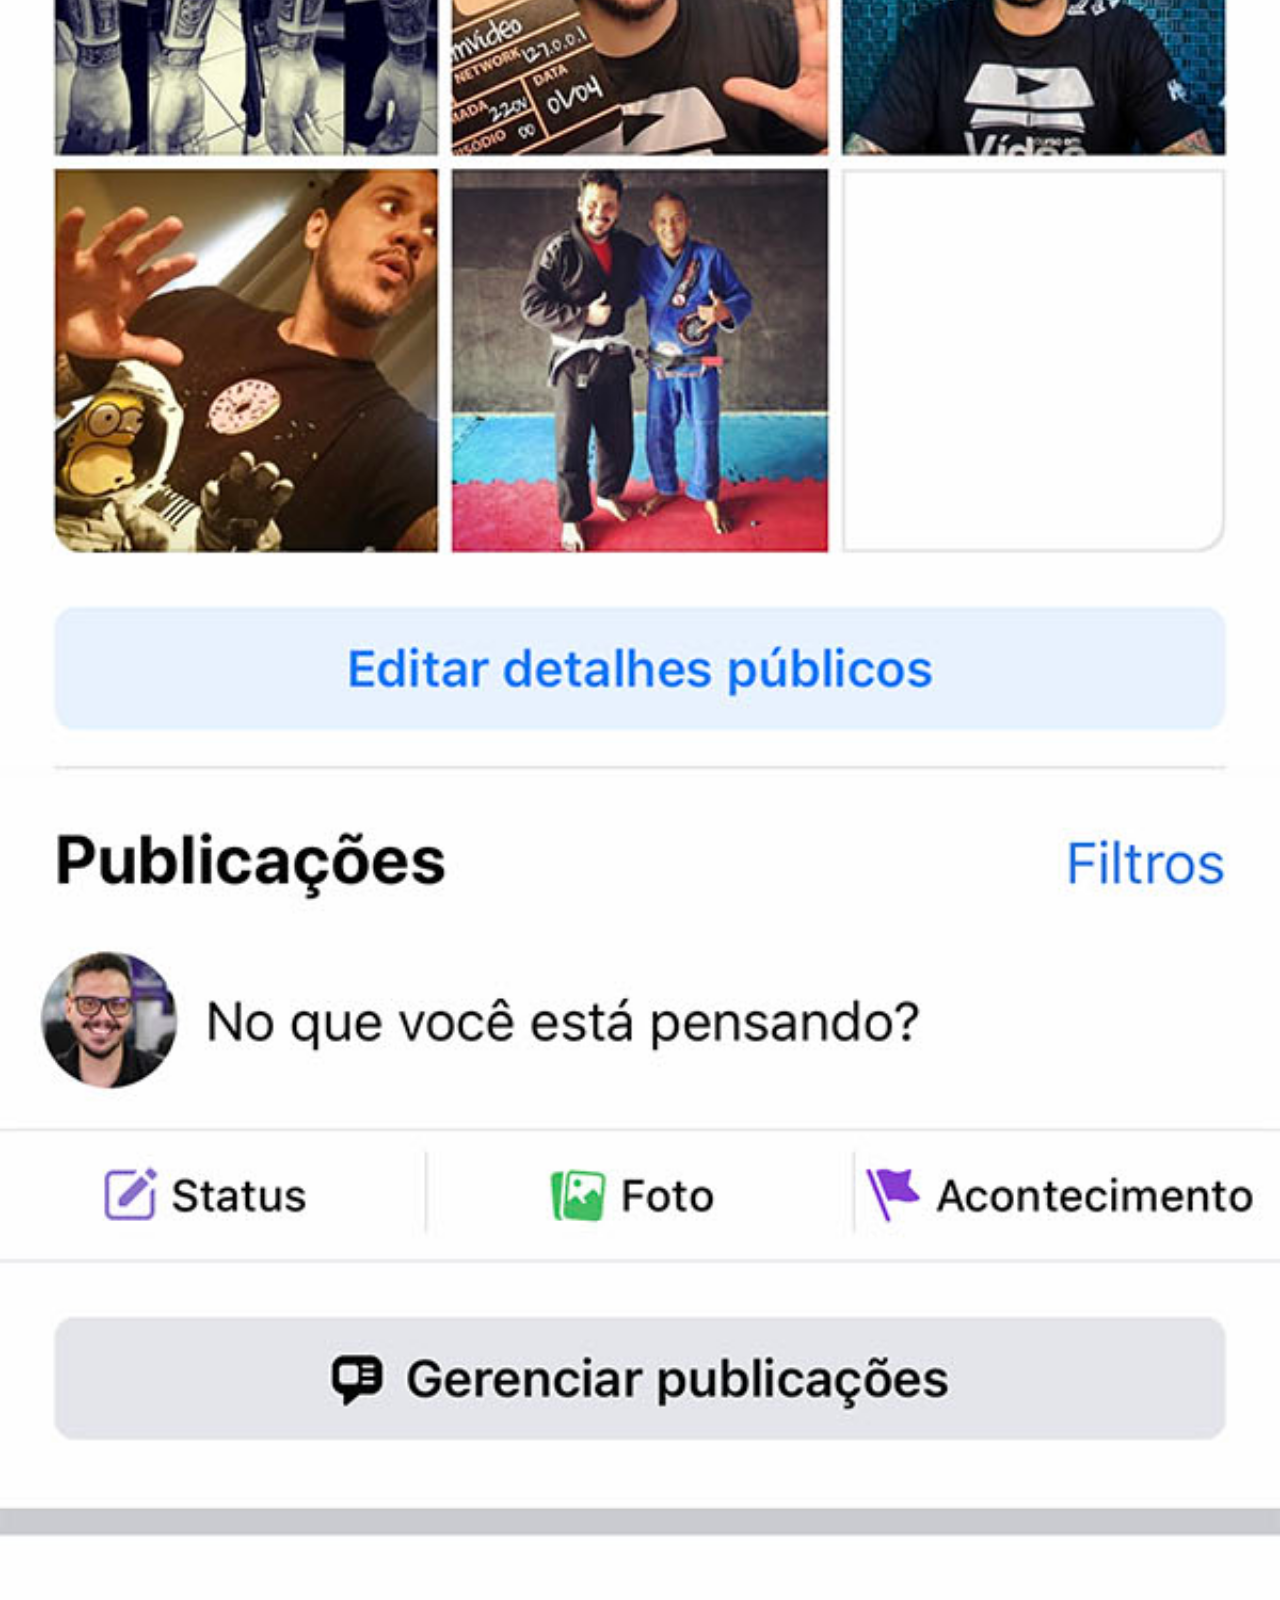
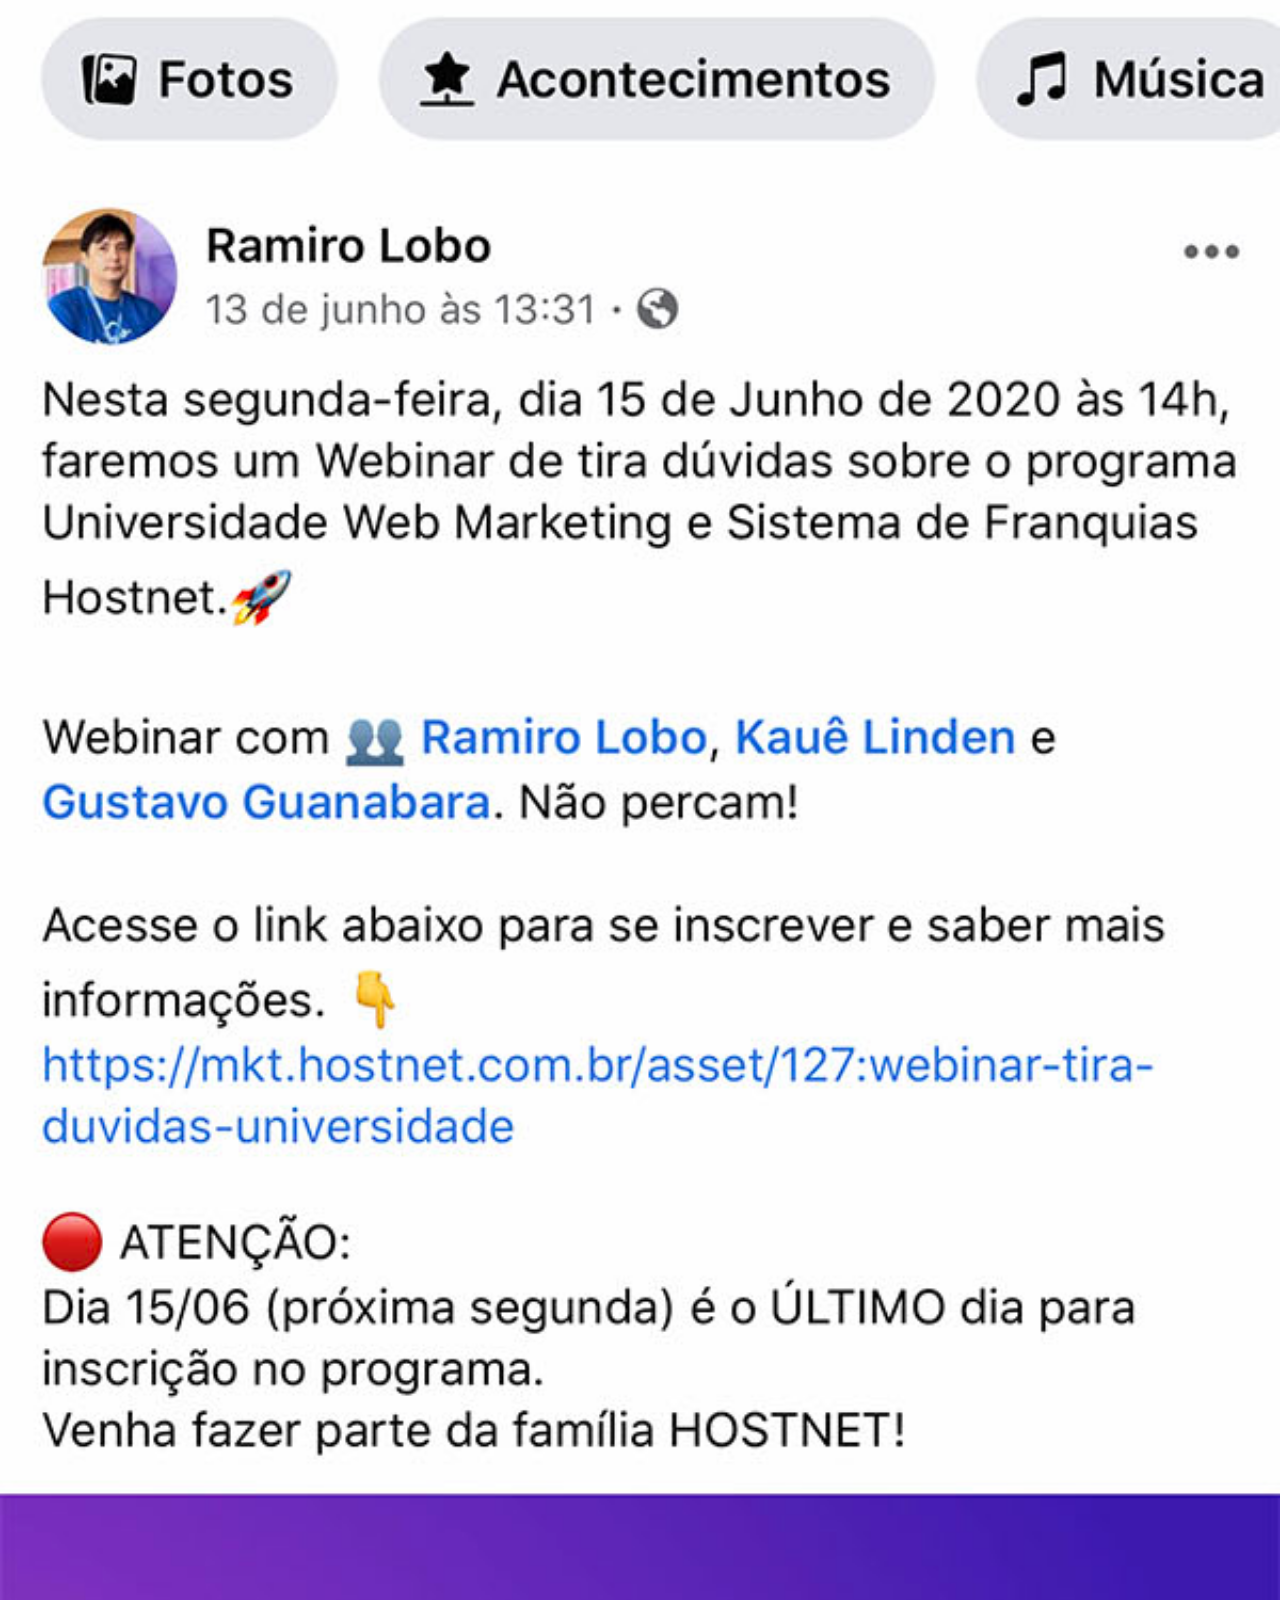
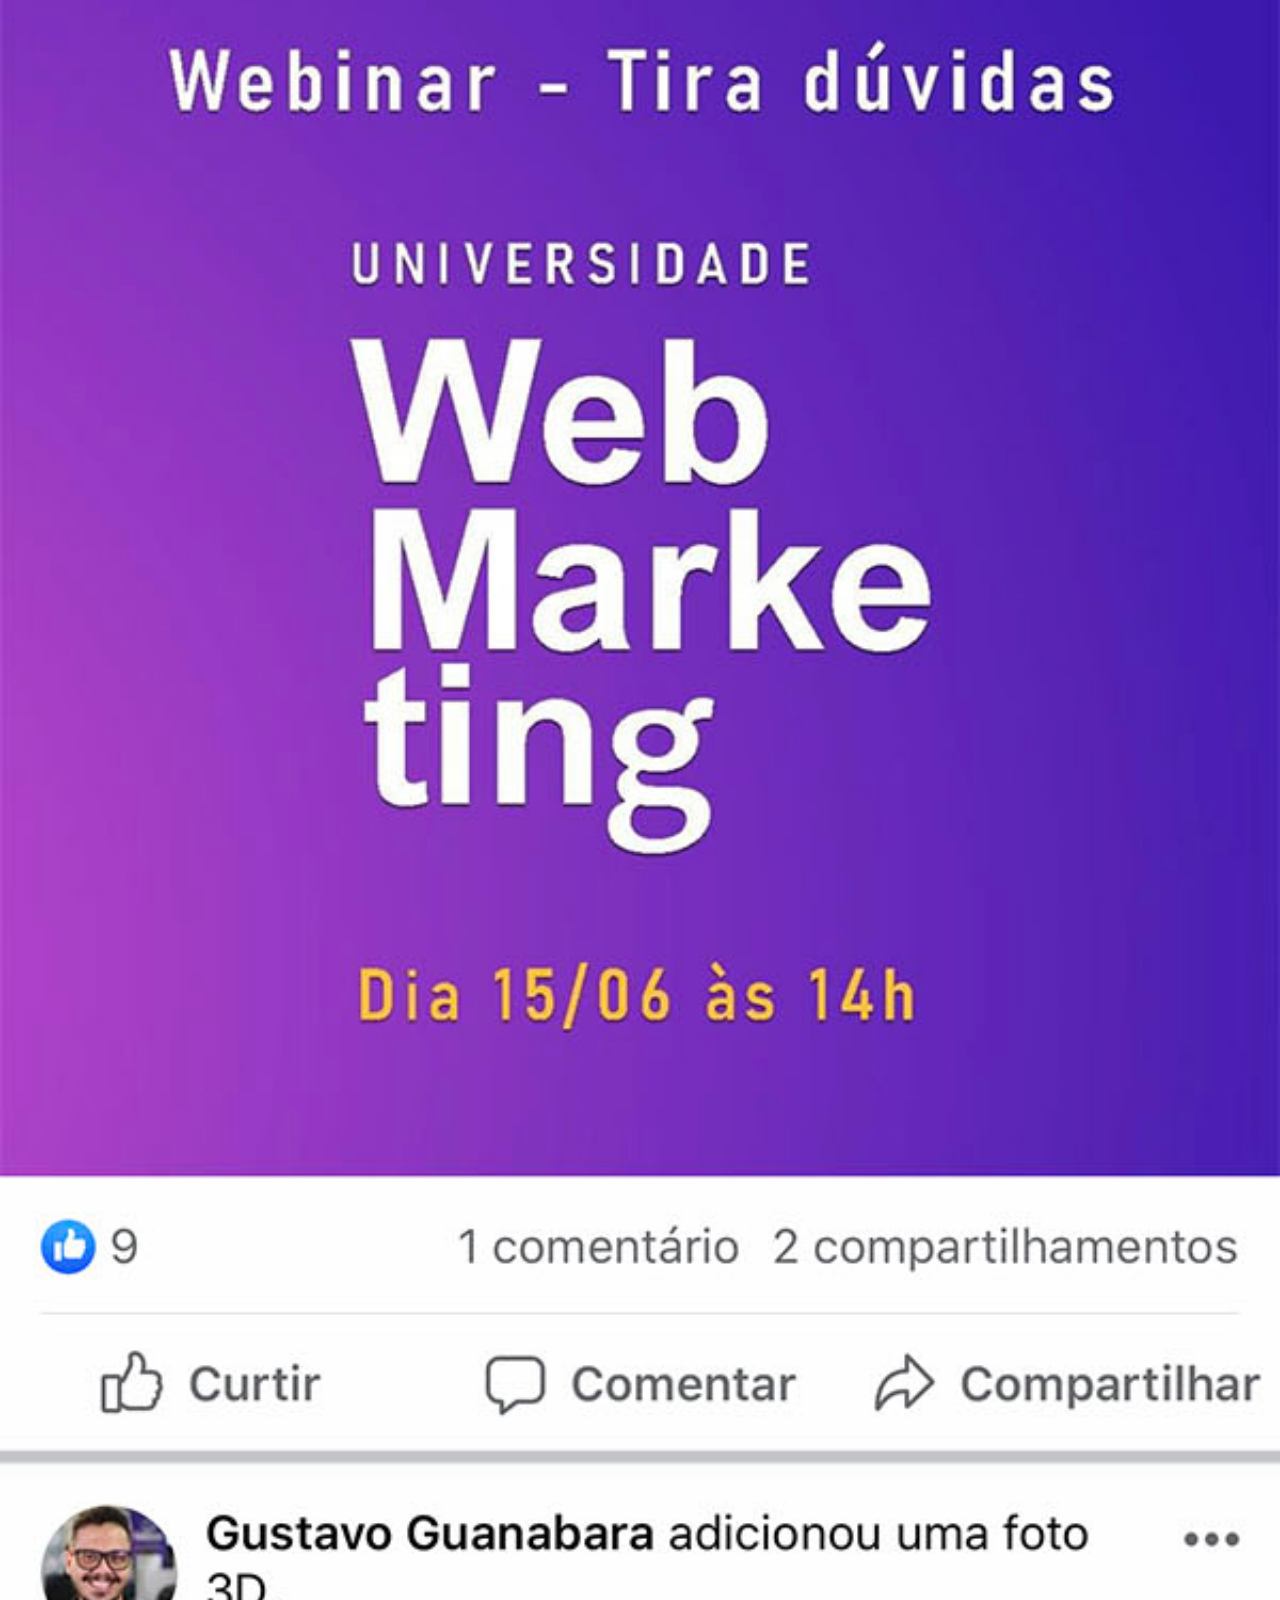
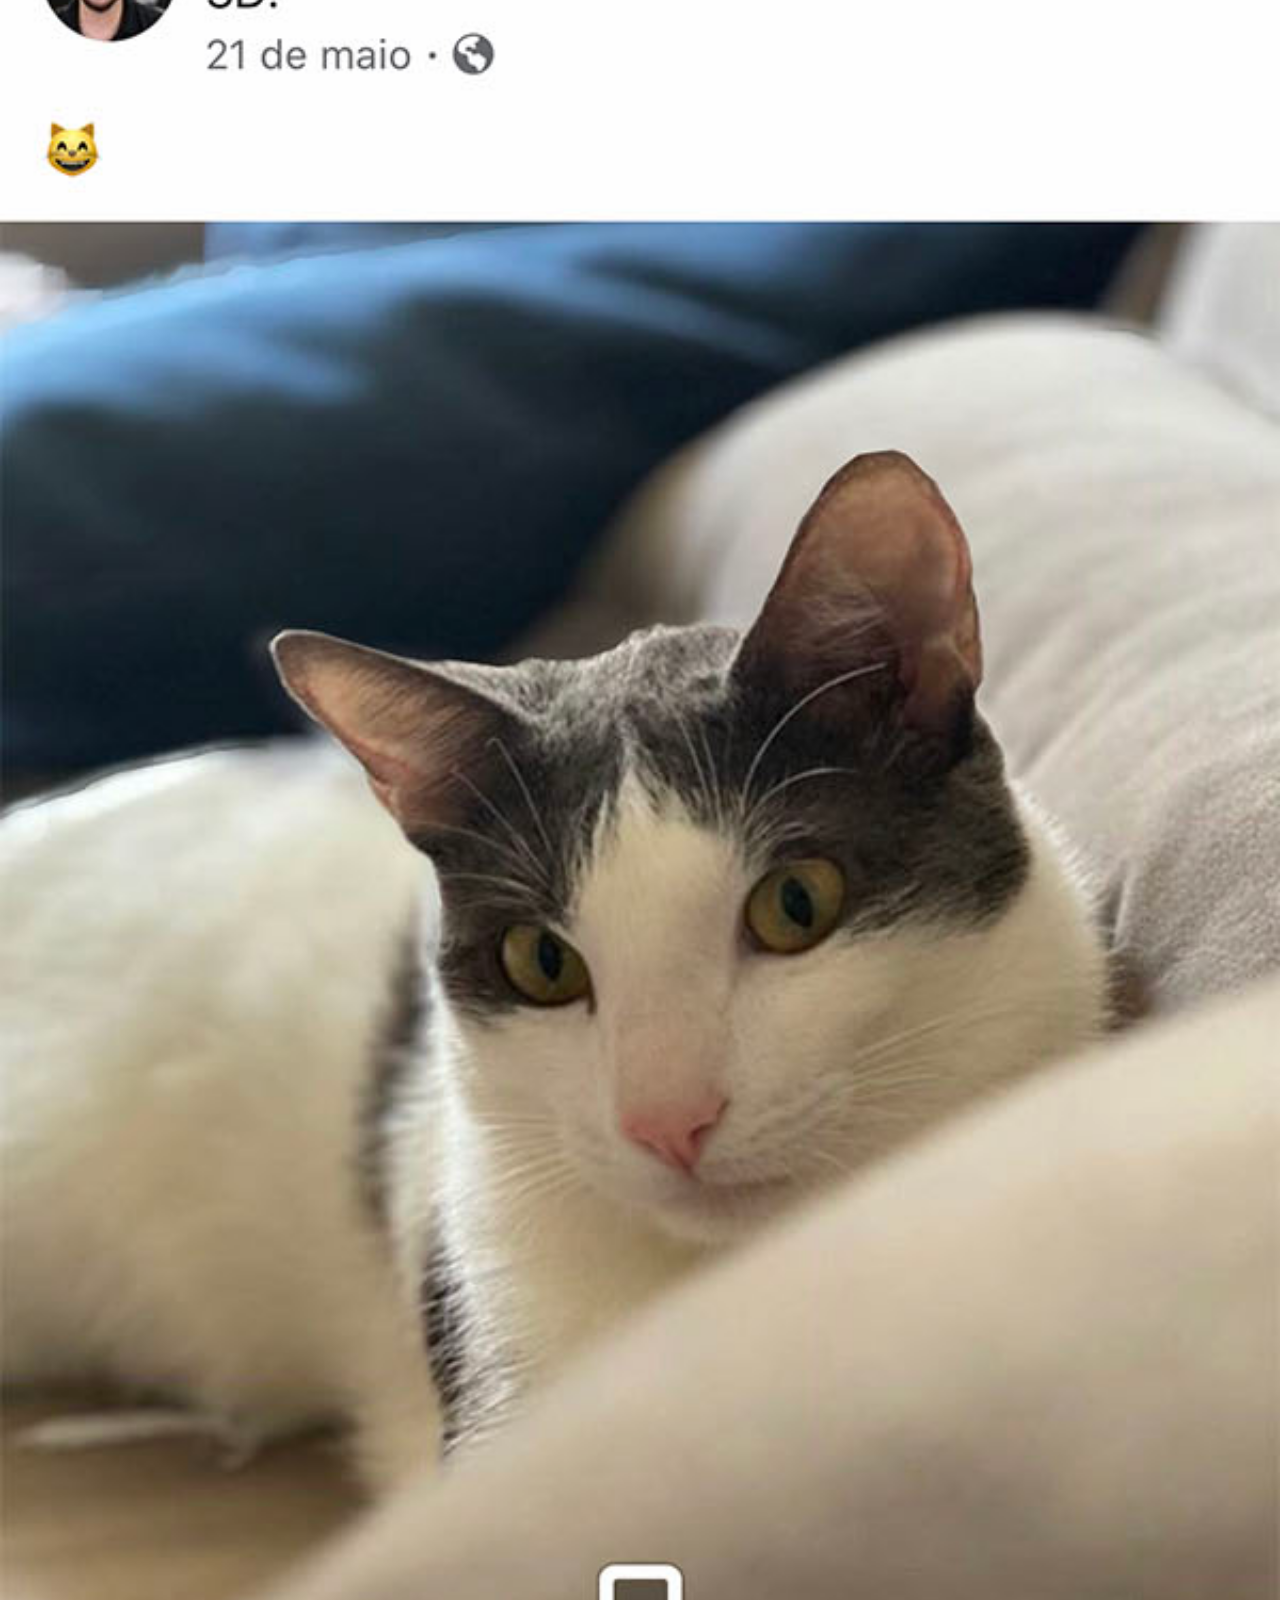
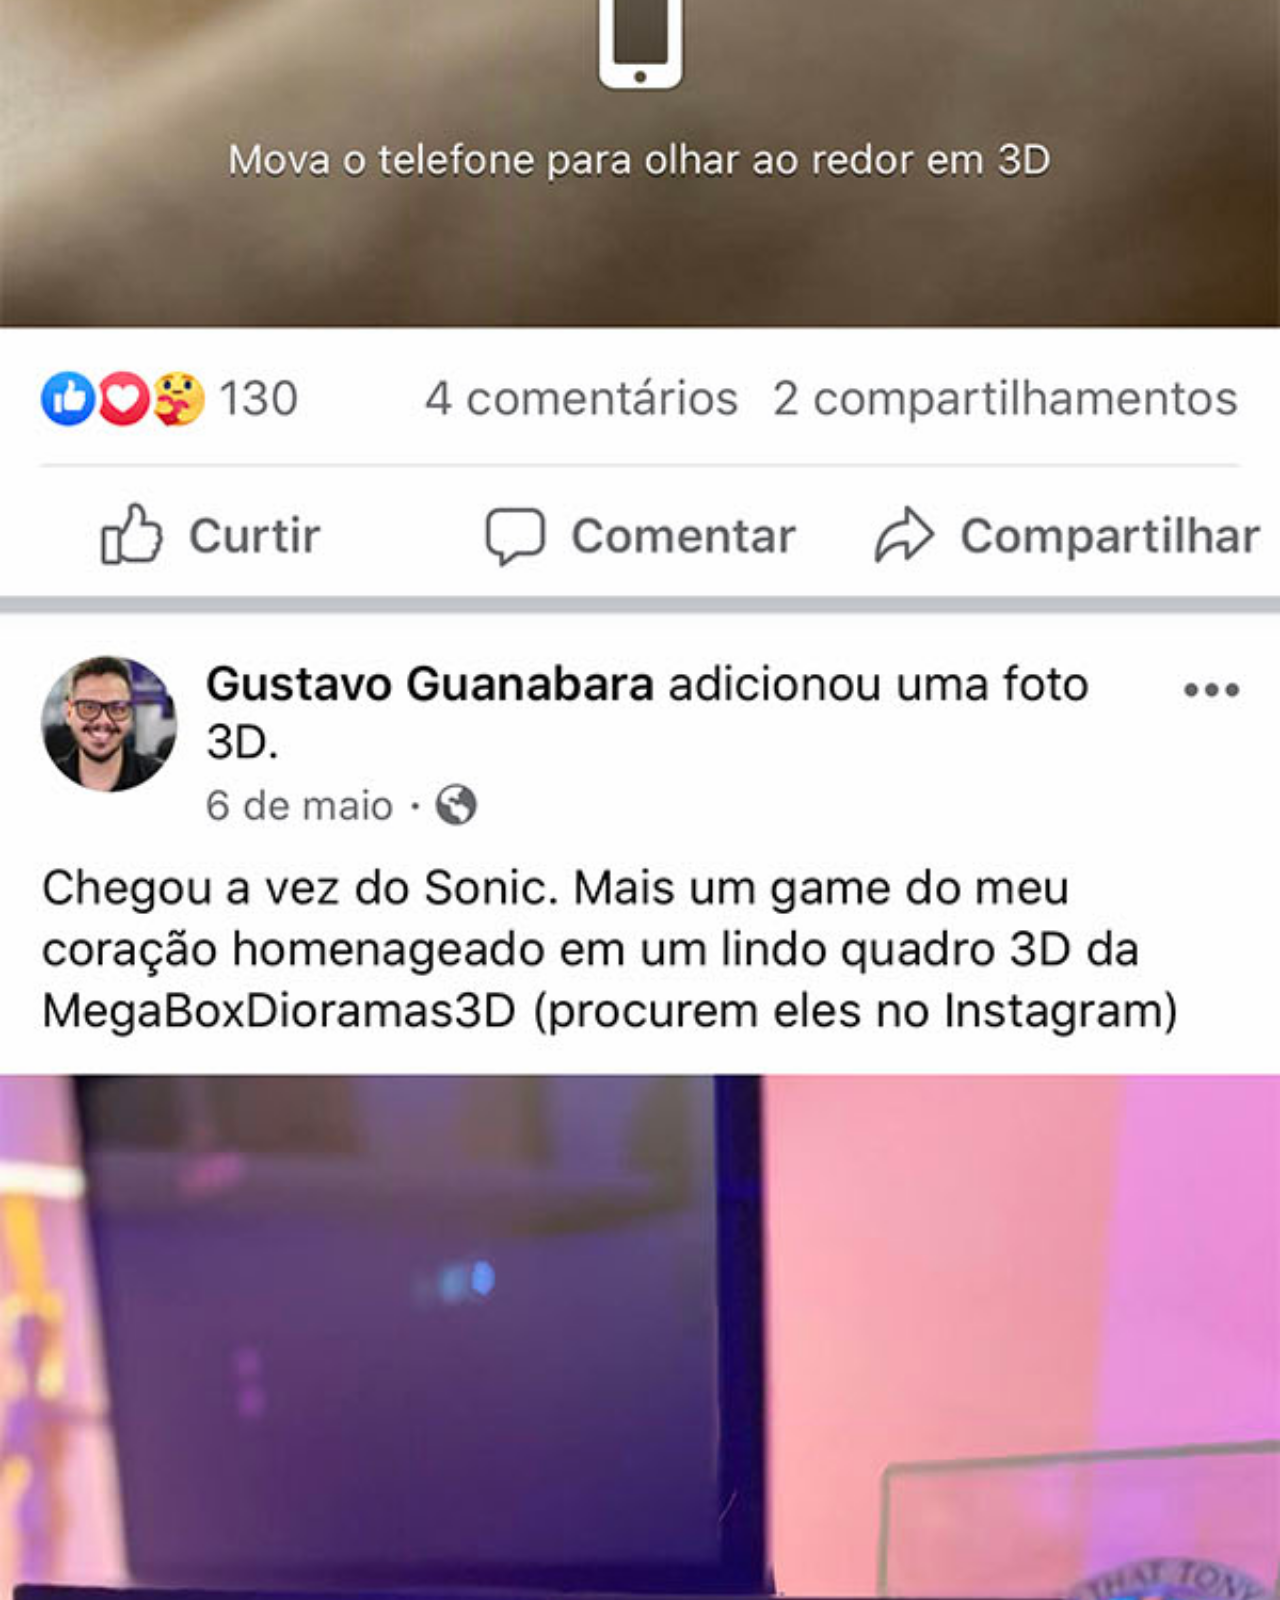
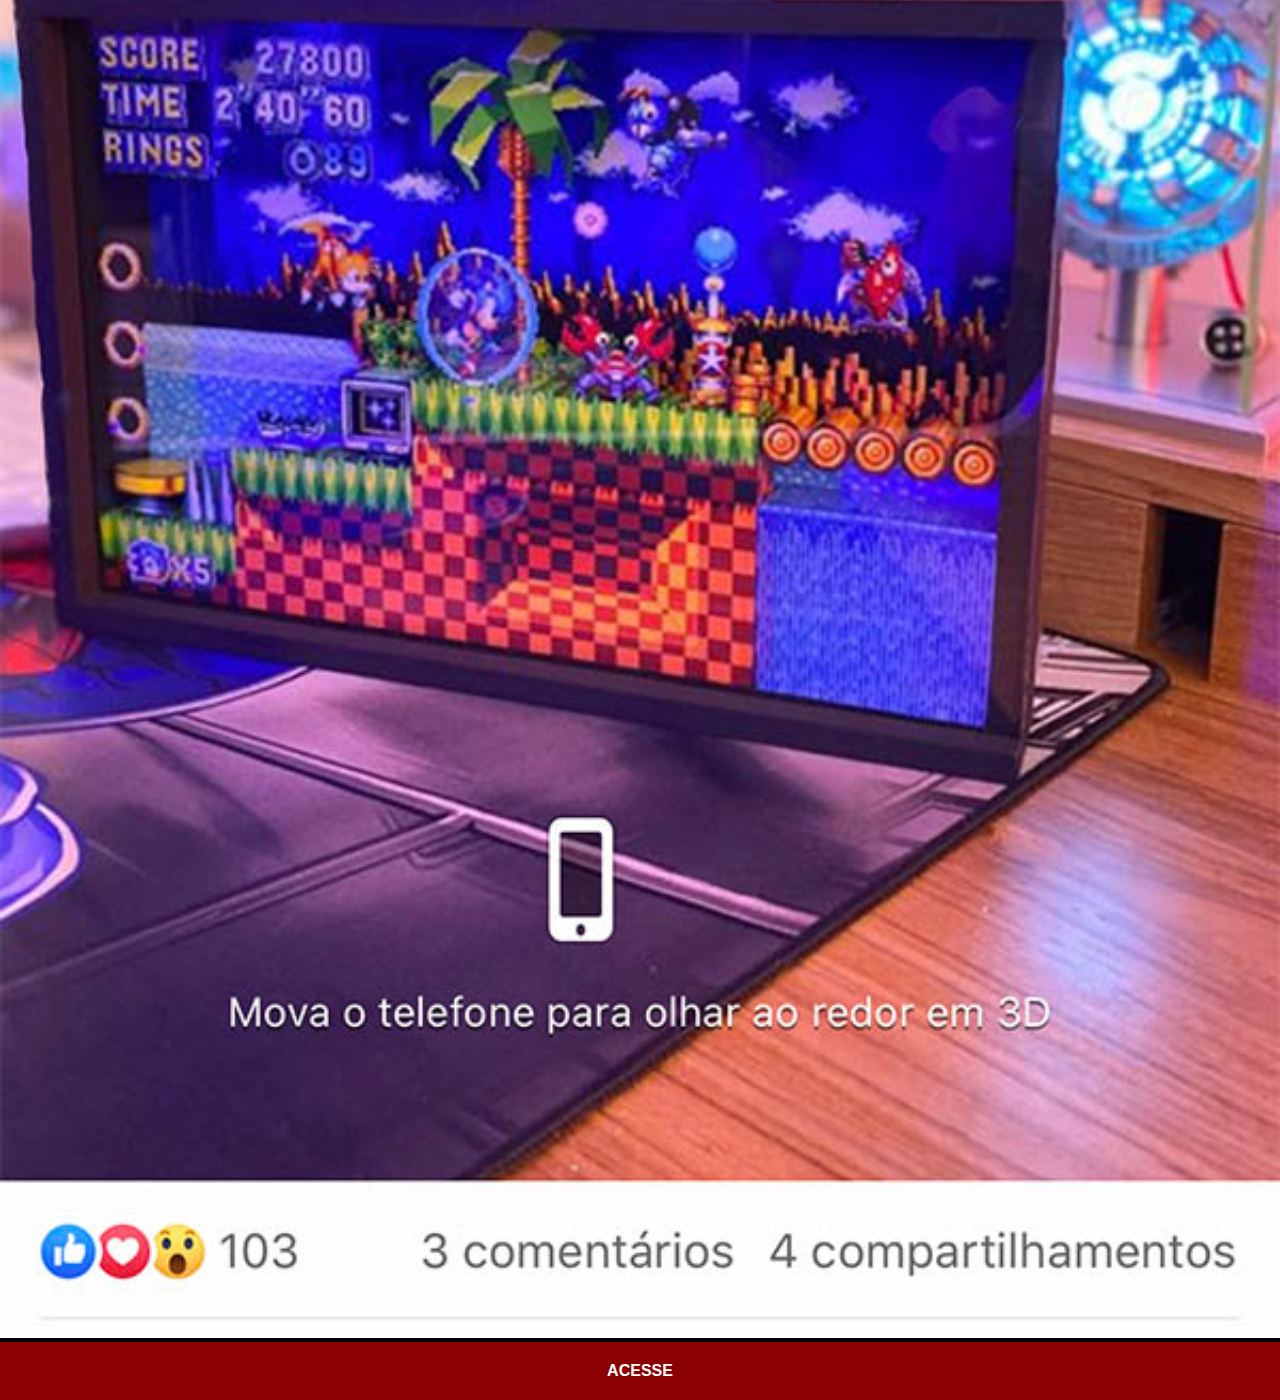
<file: projeto-com-iframes/facebook.html>
<!DOCTYPE html>
<html lang="pt-br">
<head>
    <meta charset="UTF-8">
    <meta http-equiv="X-UA-Compatible" content="IE=edge">
    <meta name="viewport" content="width=device-width, initial-scale=1.0">
    <title>Facebook</title>
    <link rel="stylesheet" href="estilos/social.css">
</head>
<body>
    <img src="./imagens/tela-facebook.jpg" alt="Facebook">  
    <a href="https://www.facebook.com/gustavoguanabara/?locale=pt_BR" target="_blank">ACESSE</a>  
</body>
</html>
</file>
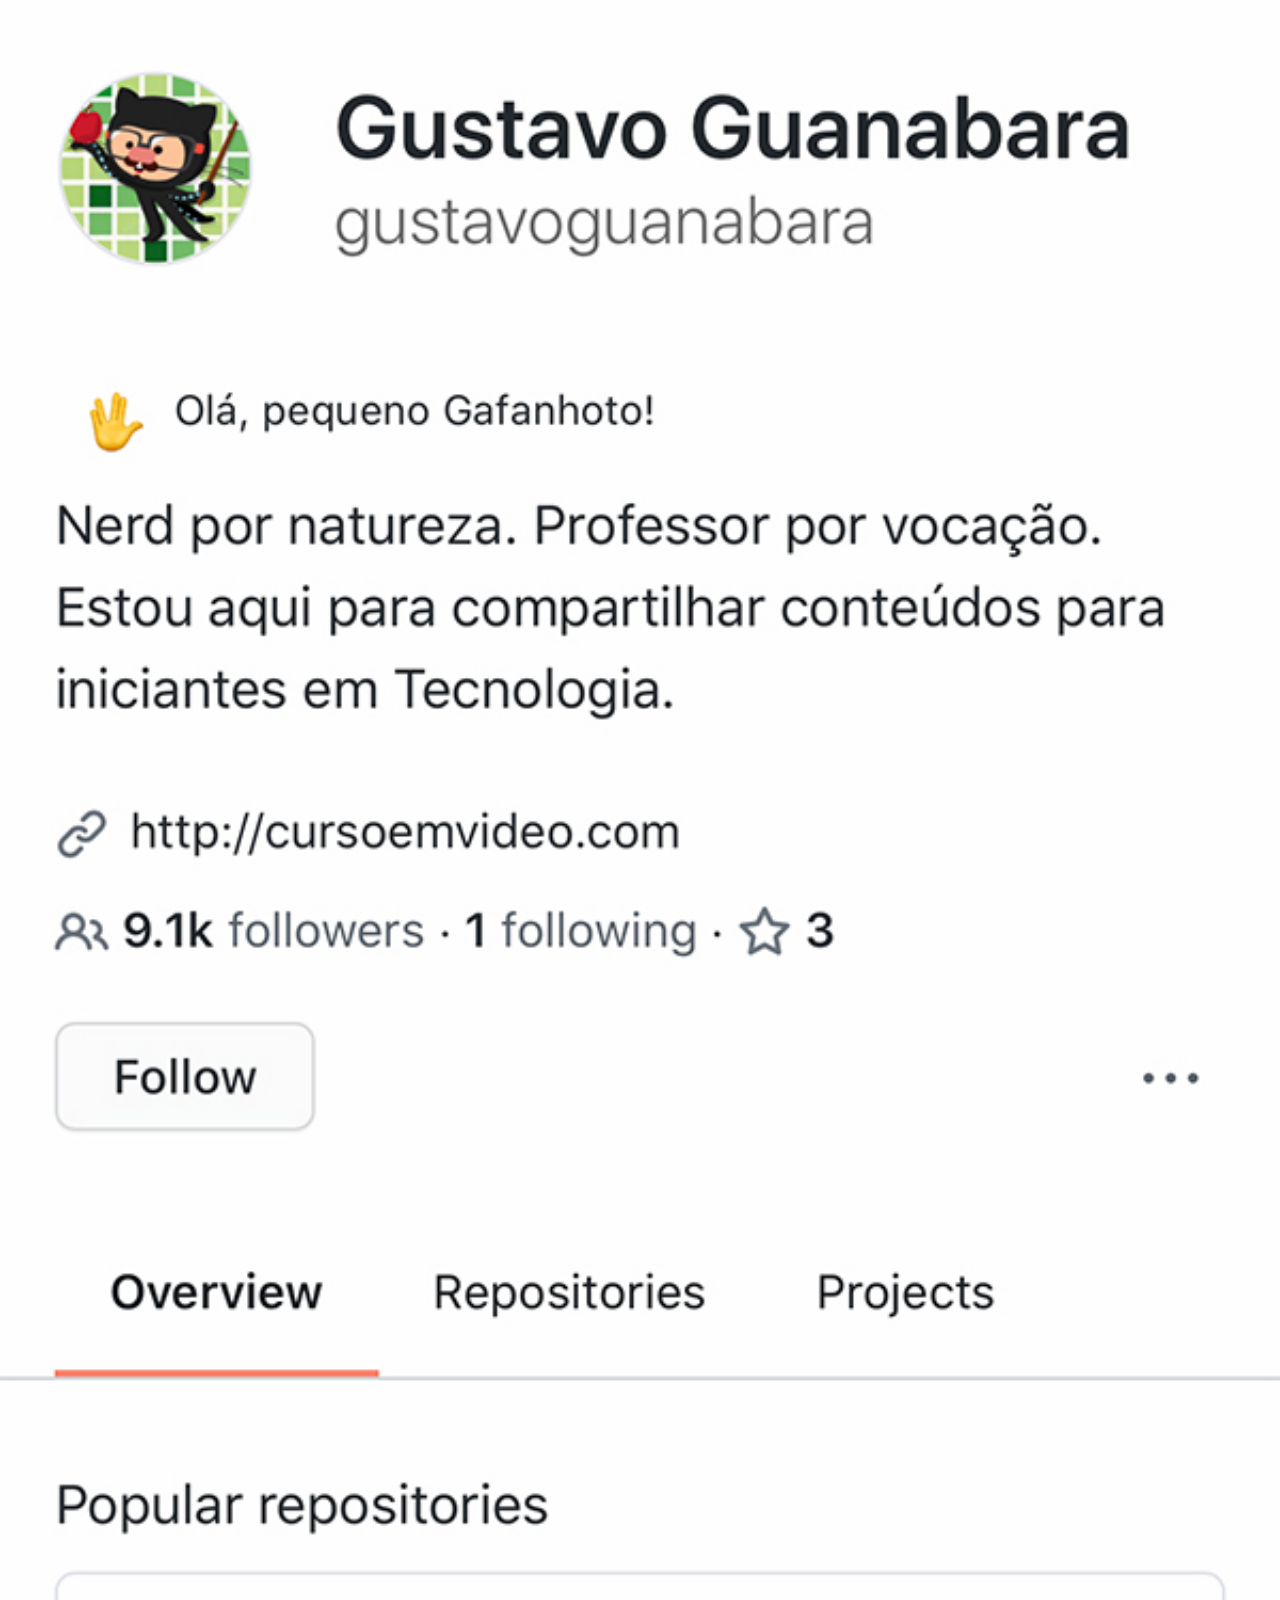
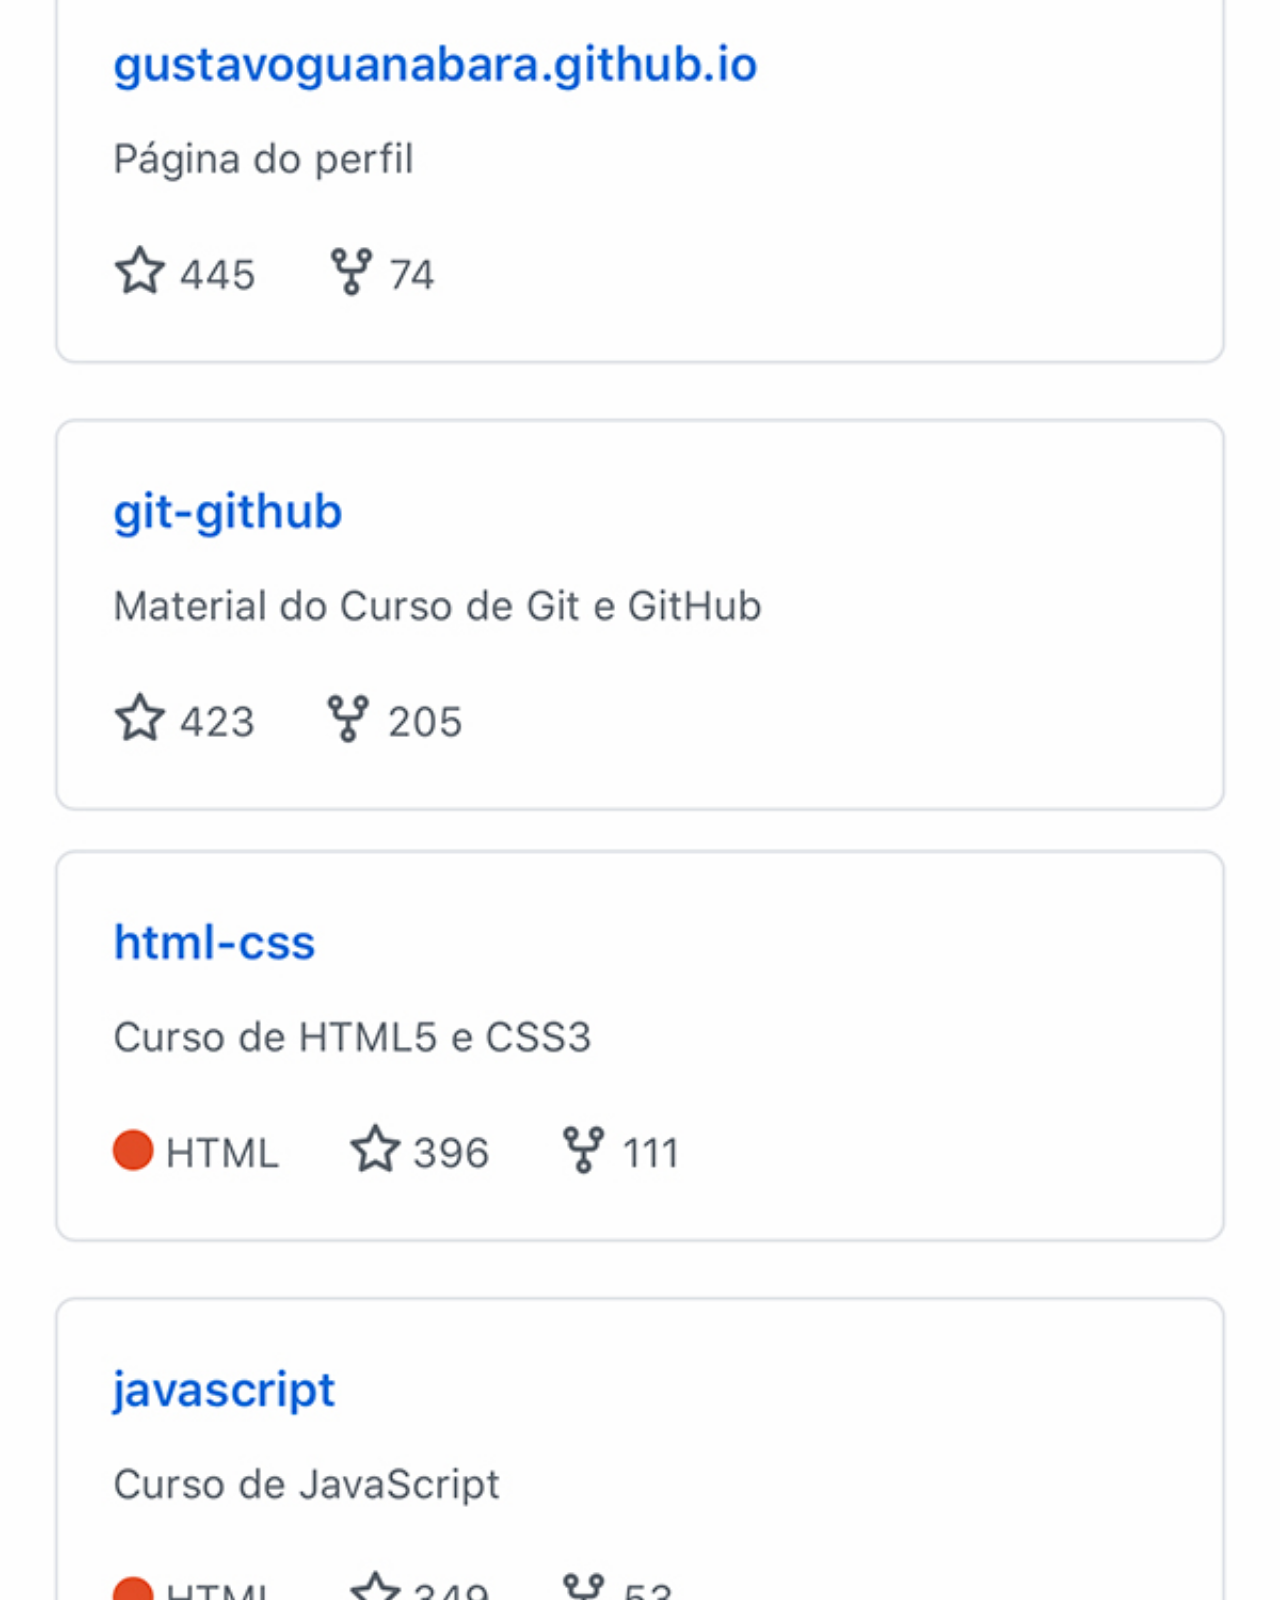
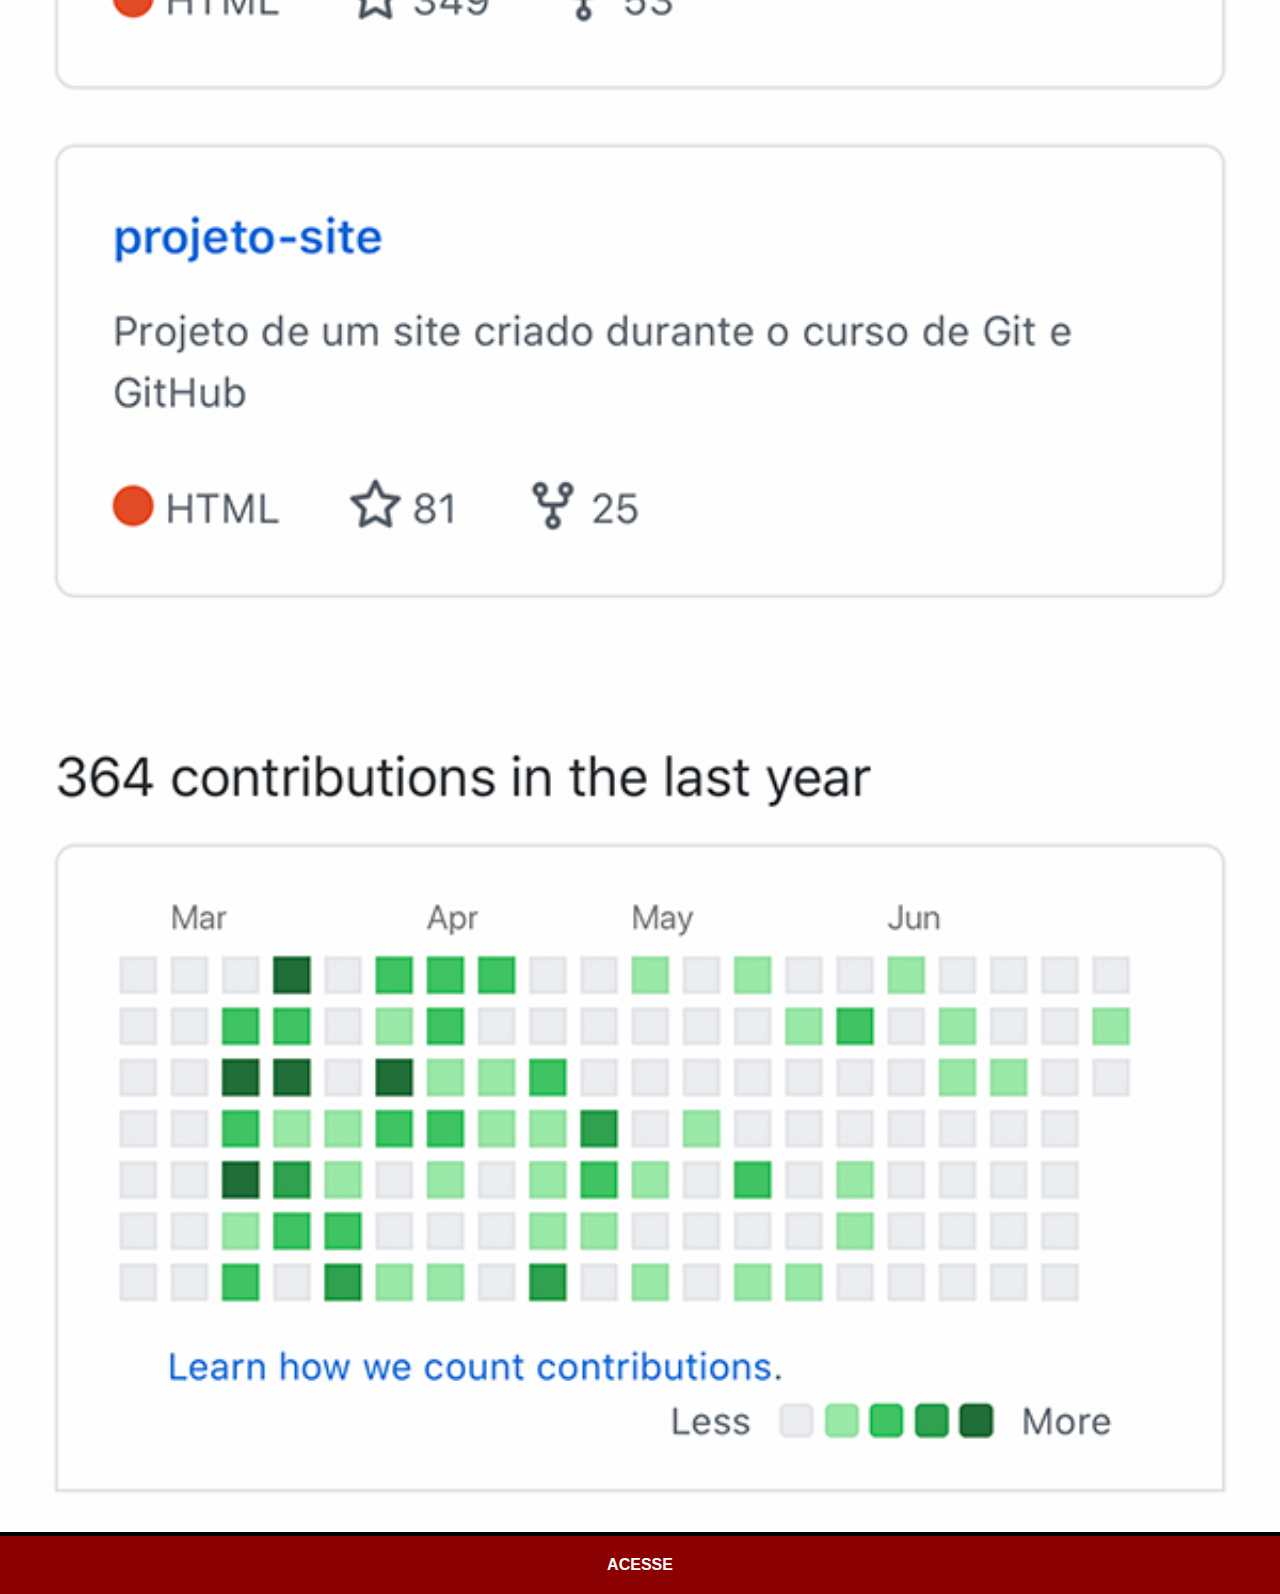
<file: projeto-com-iframes/github.html>
<!DOCTYPE html>
<html lang="pt-br">
<head>
    <meta charset="UTF-8">
    <meta http-equiv="X-UA-Compatible" content="IE=edge">
    <meta name="viewport" content="width=device-width, initial-scale=1.0">
    <title>GitHub</title>
    <link rel="stylesheet" href="estilos/social.css">
</head>
<body>
    <img src="./imagens/tela-github.jpg" alt="GitHub">  
    <a href="https://github.com/gustavoguanabara" target="_blank">ACESSE</a>  
</body>
</html>
</file>
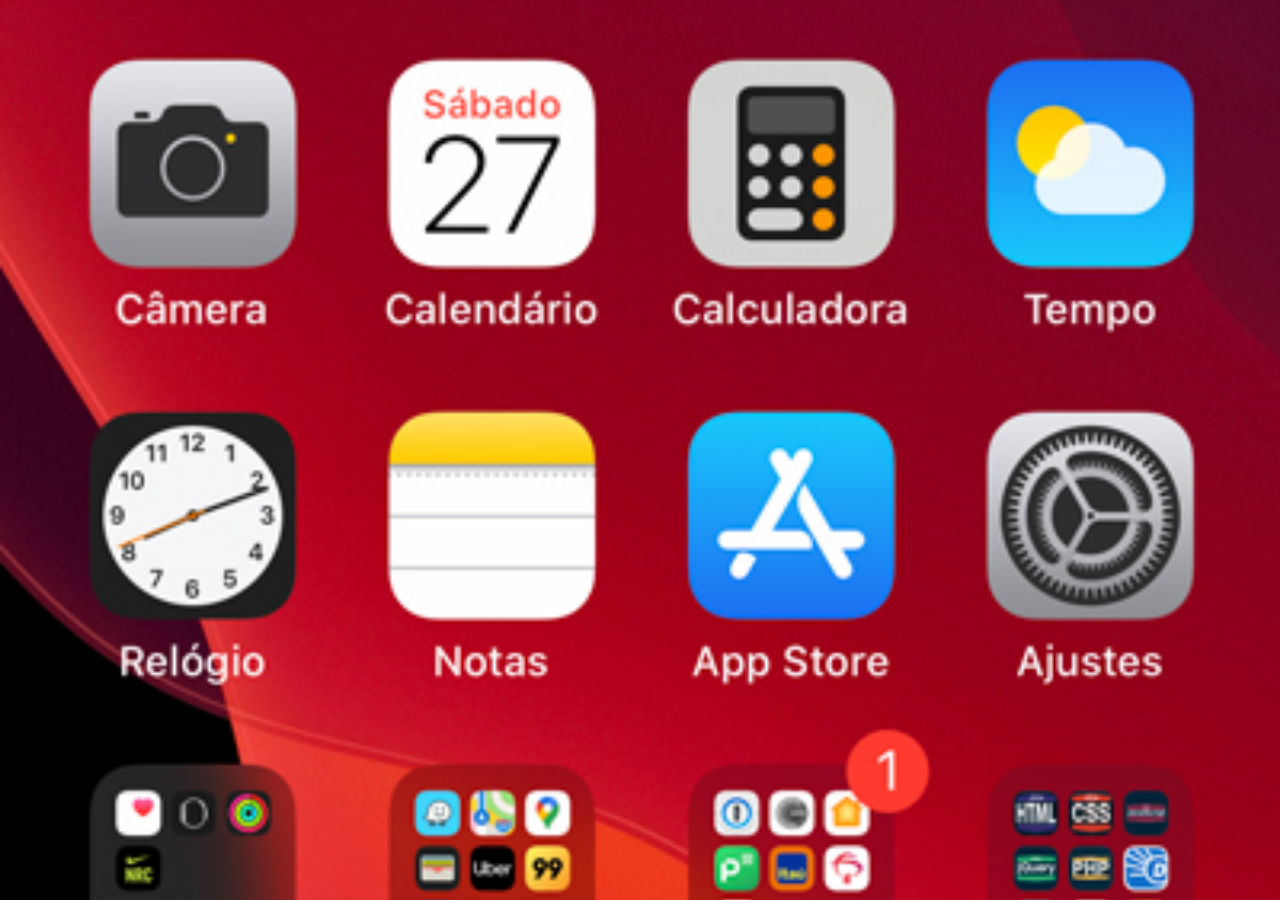
<file: projeto-com-iframes/home.html>
<!DOCTYPE html>
<html lang="pt-br">
<head>
    <meta charset="UTF-8">
    <meta http-equiv="X-UA-Compatible" content="IE=edge">
    <meta name="viewport" content="width=device-width, initial-scale=1.0">
    <title>HOME</title>
    <style>
        *{
            margin: 0px;
            padding: 0px;
        }

        body{
            width: 100vw;
            height: 100vh;
            background: black url('./imagens/tela-home.jpg') top center no-repeat;
            background-size: cover;
        }
    </style>
</head>
<body>

</body>
</html>
</file>
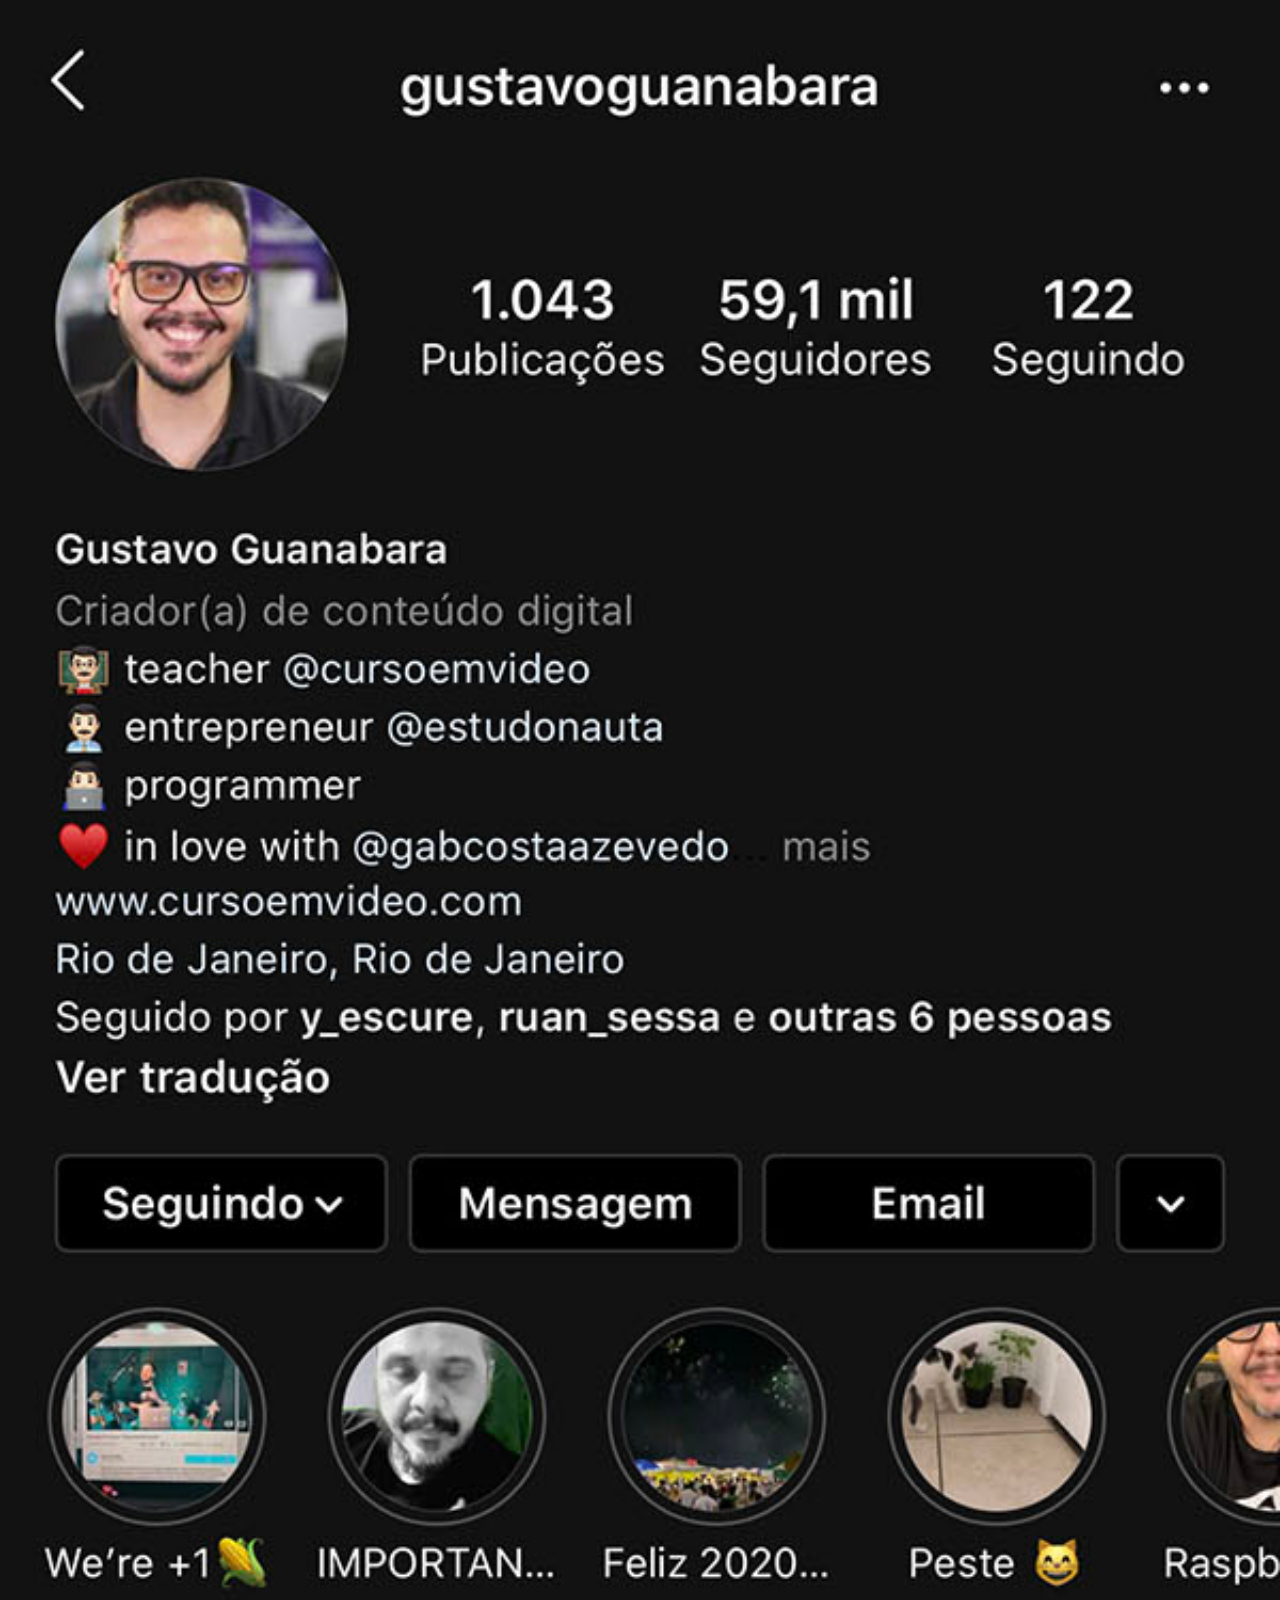
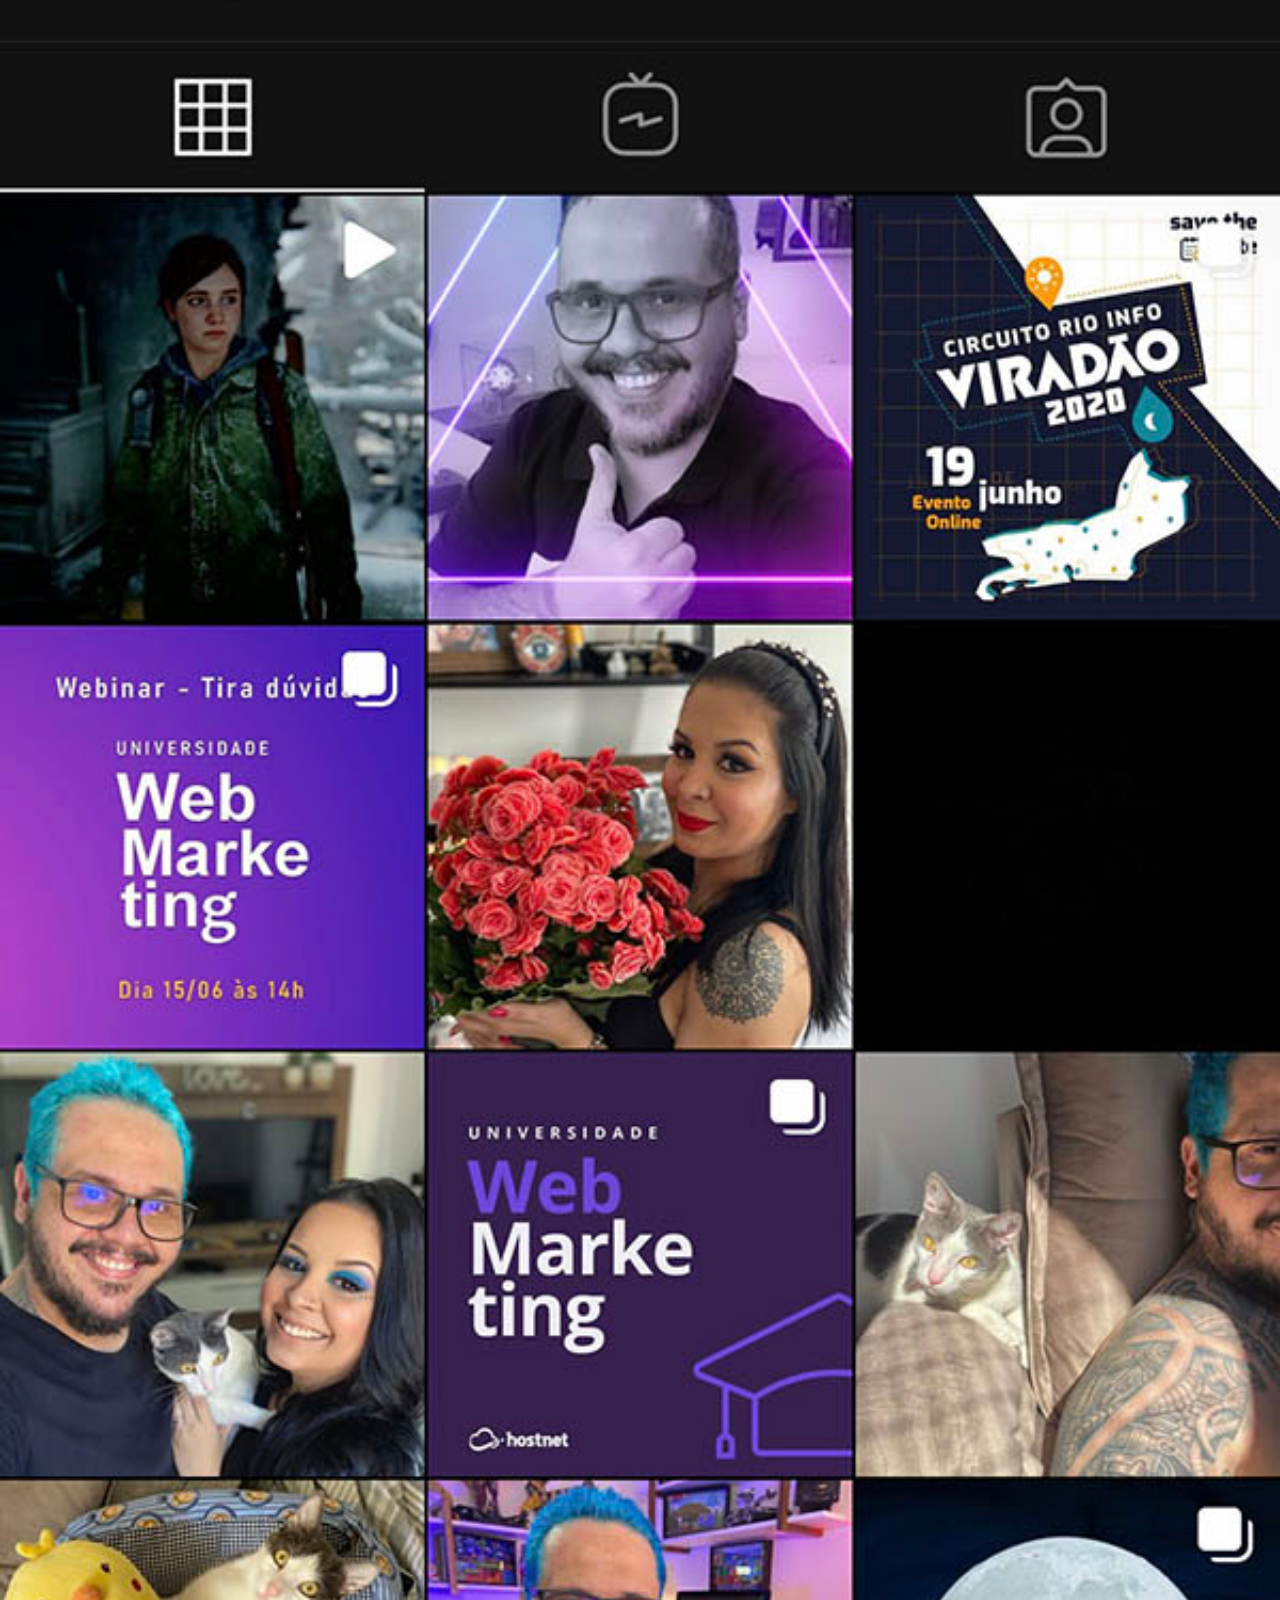
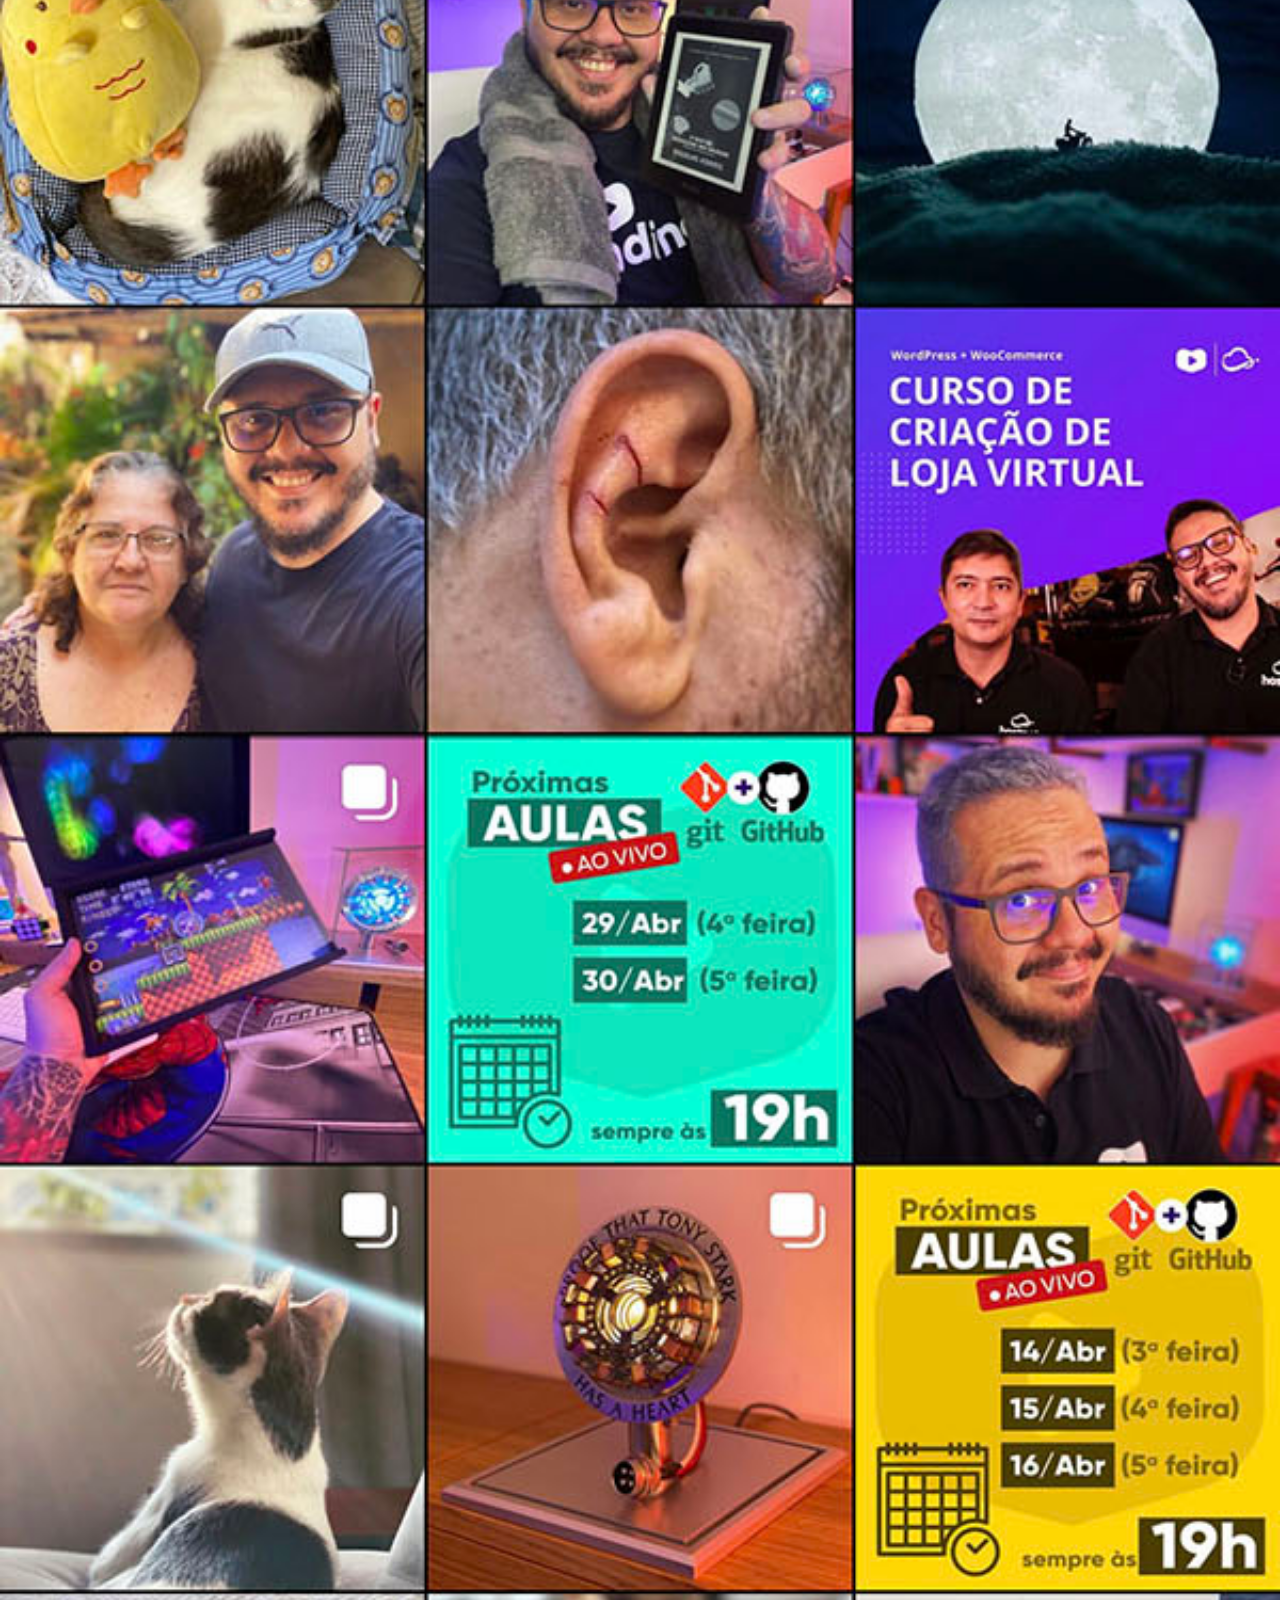
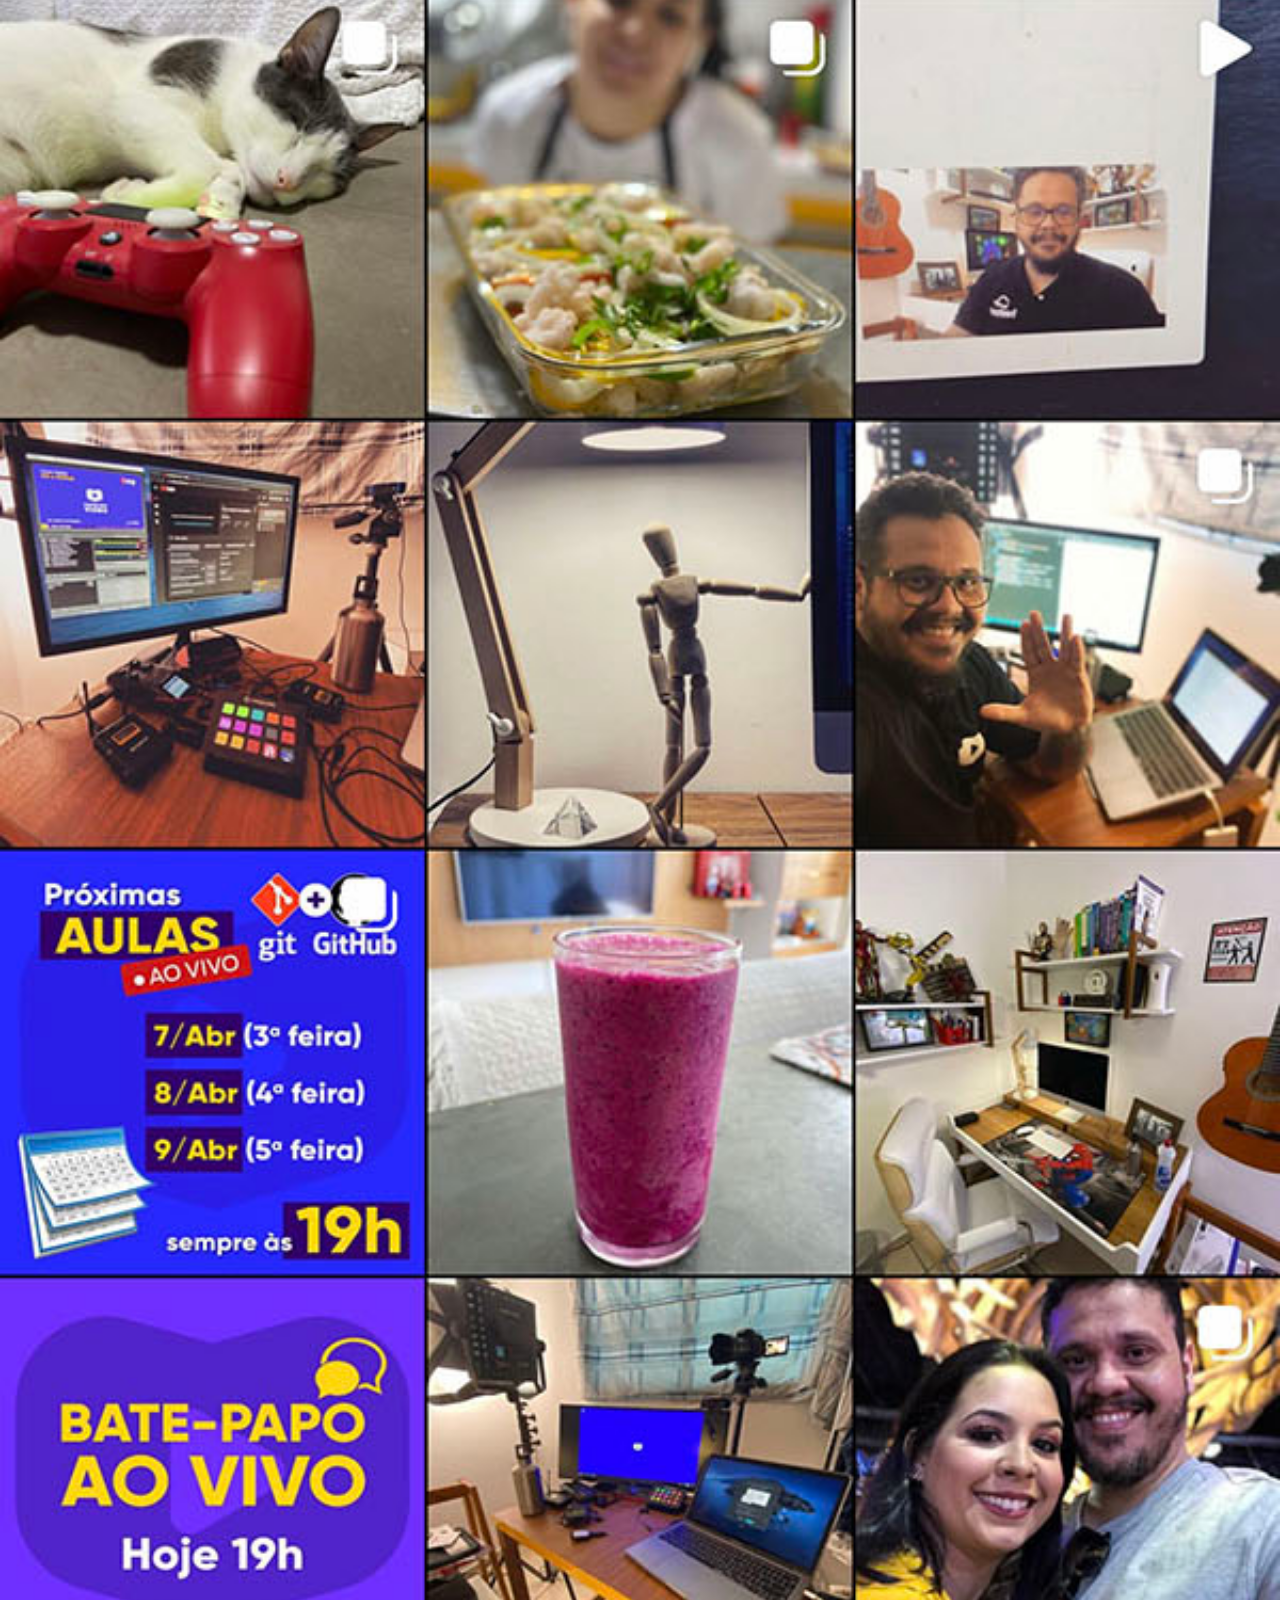
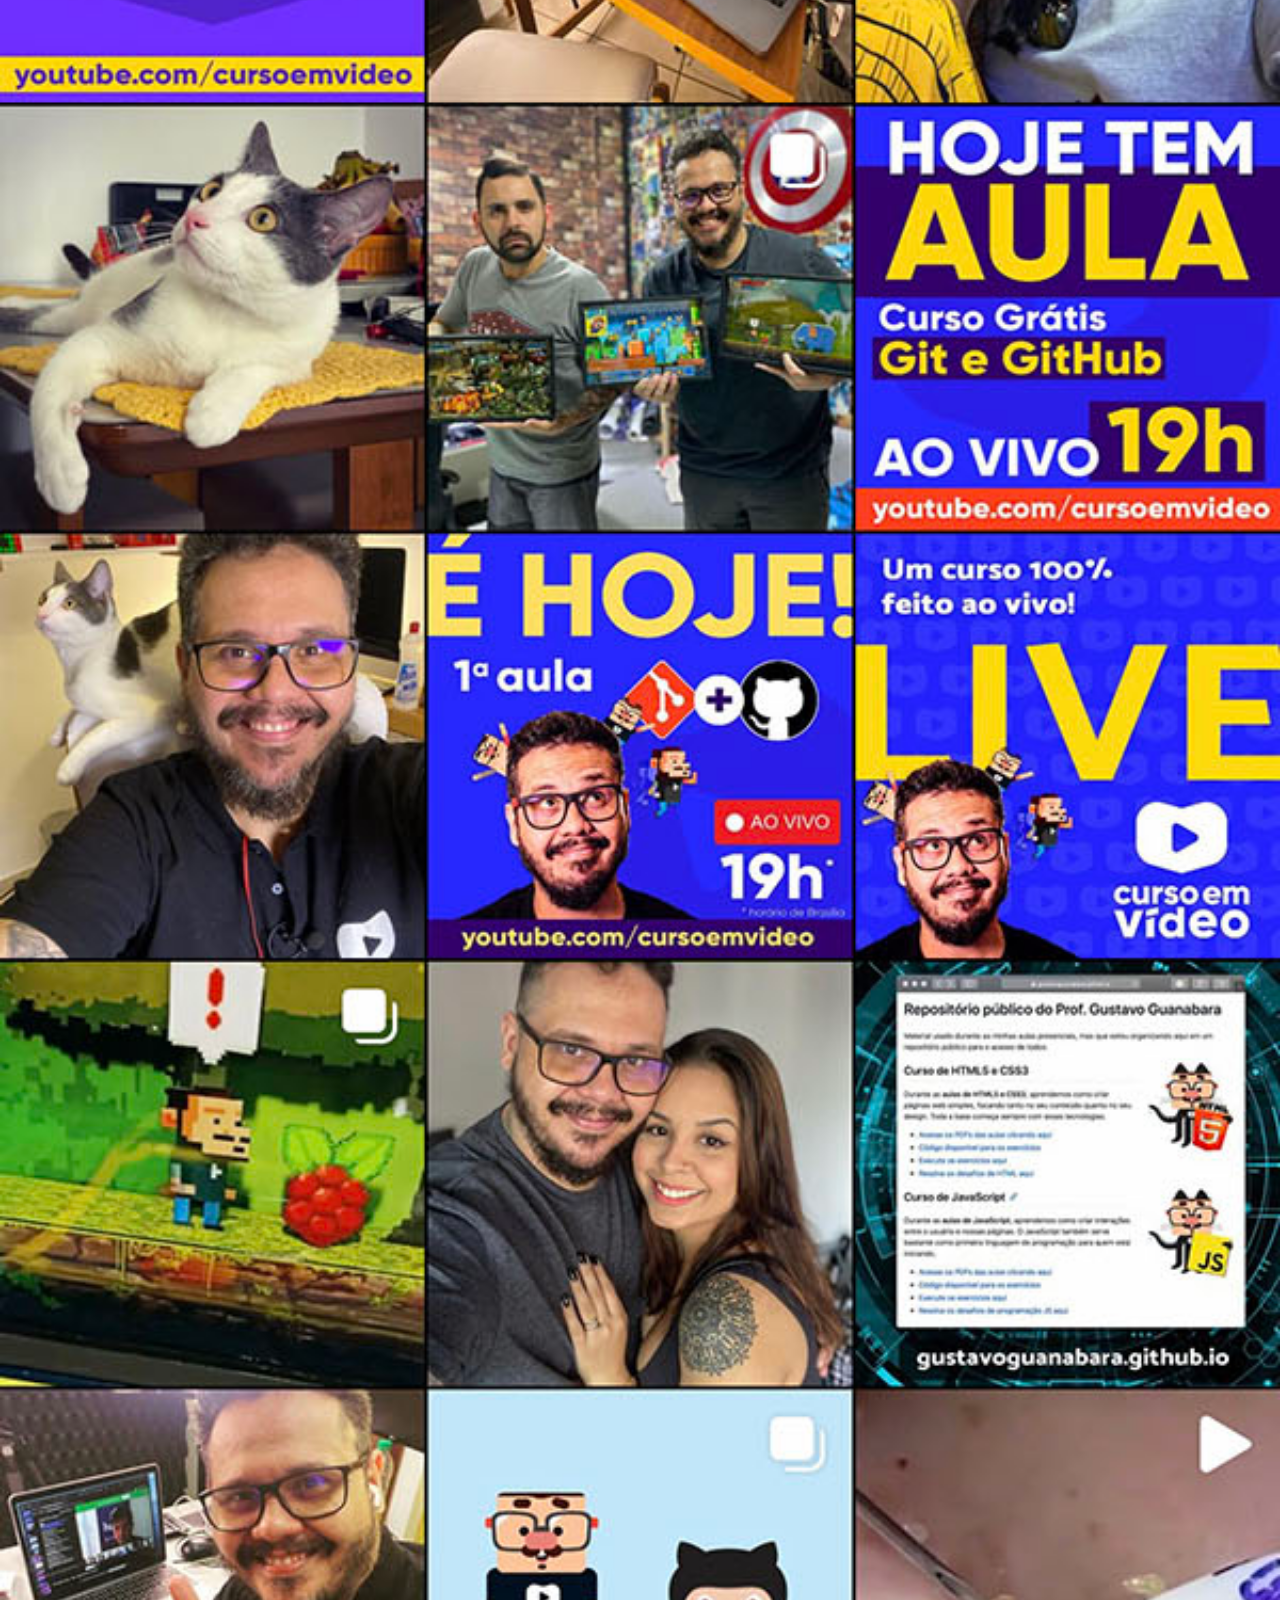
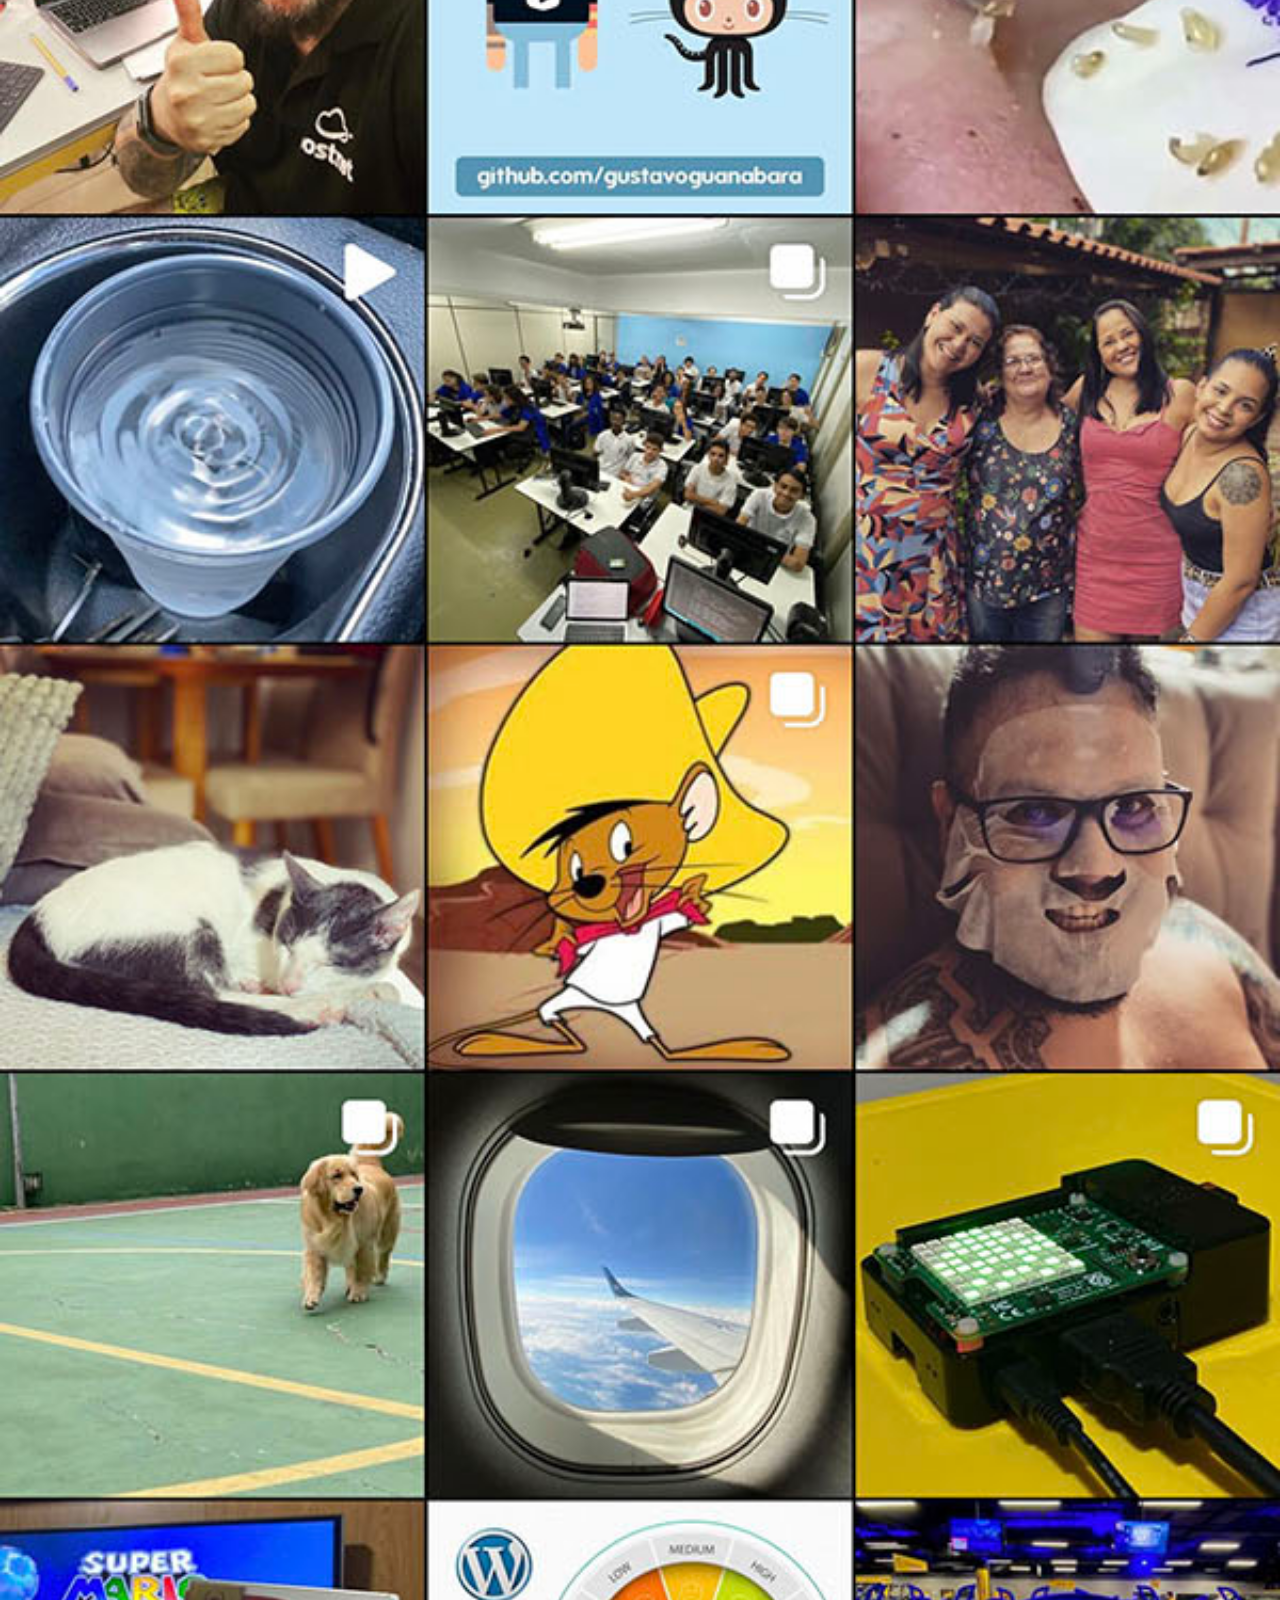
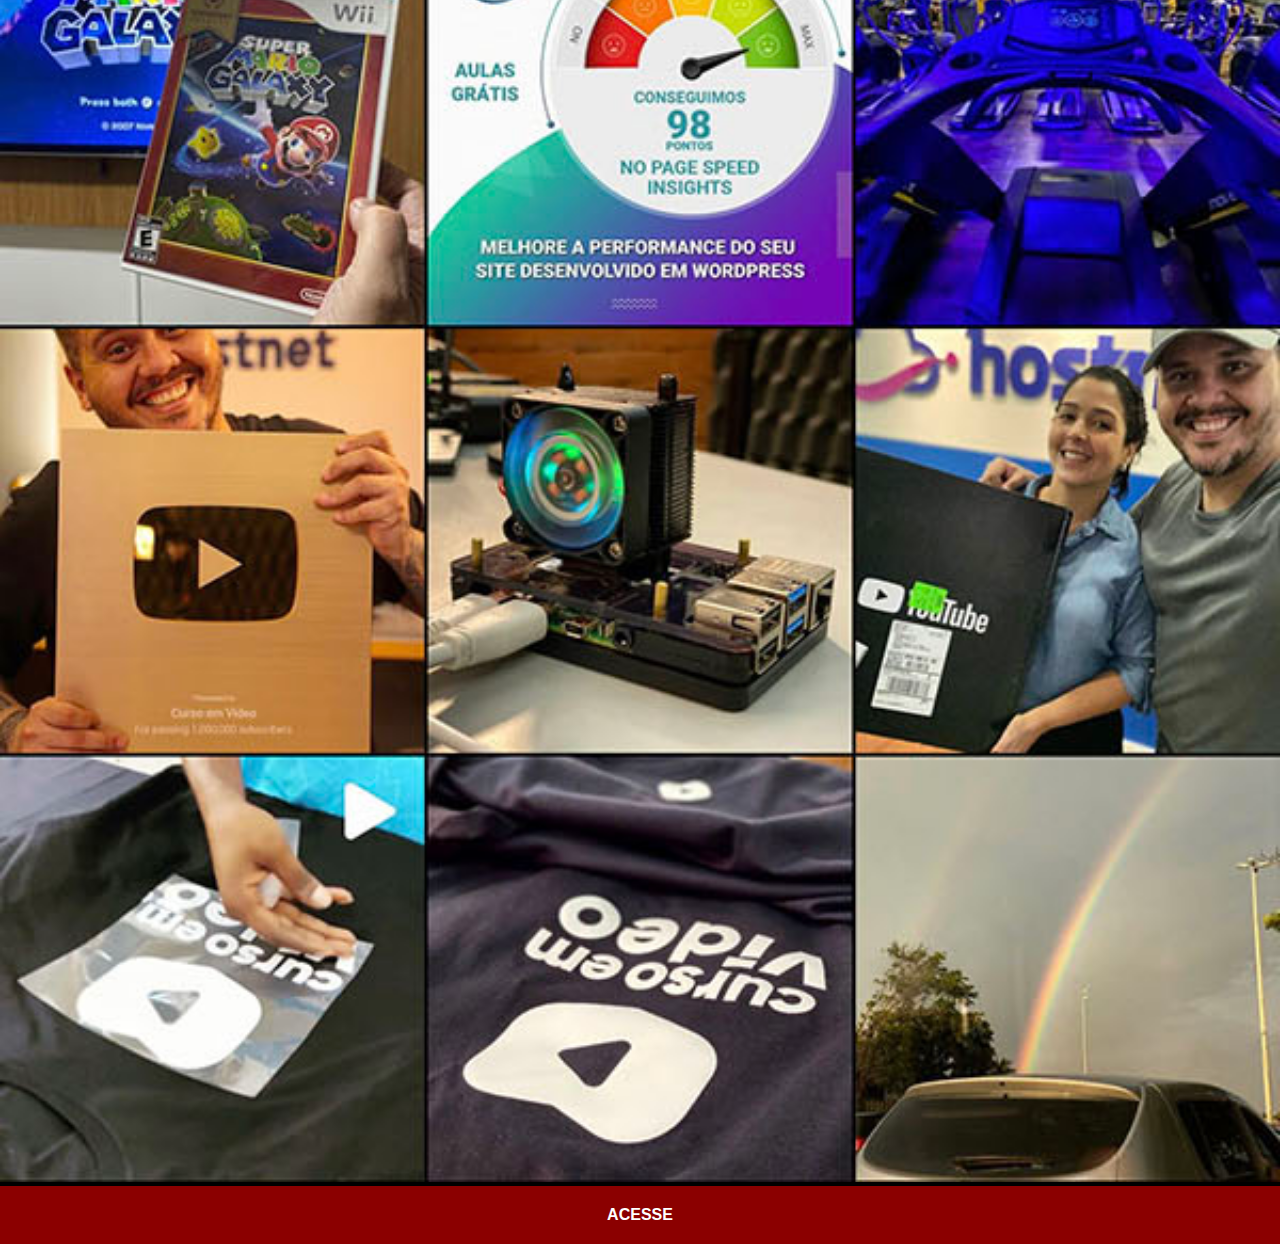
<file: projeto-com-iframes/instagram.html>
<!DOCTYPE html>
<html lang="pt-br">
<head>
    <meta charset="UTF-8">
    <meta http-equiv="X-UA-Compatible" content="IE=edge">
    <meta name="viewport" content="width=device-width, initial-scale=1.0">
    <title>Instagram</title>
    <link rel="stylesheet" href="estilos/social.css">
</head>
<body>
    <img src="./imagens/tela-instagram.jpg" alt="Instagram">  
    <a href="https://www.instagram.com/gustavoguanabara/" target="_blank">ACESSE</a>  
</body>
</html>
</file>
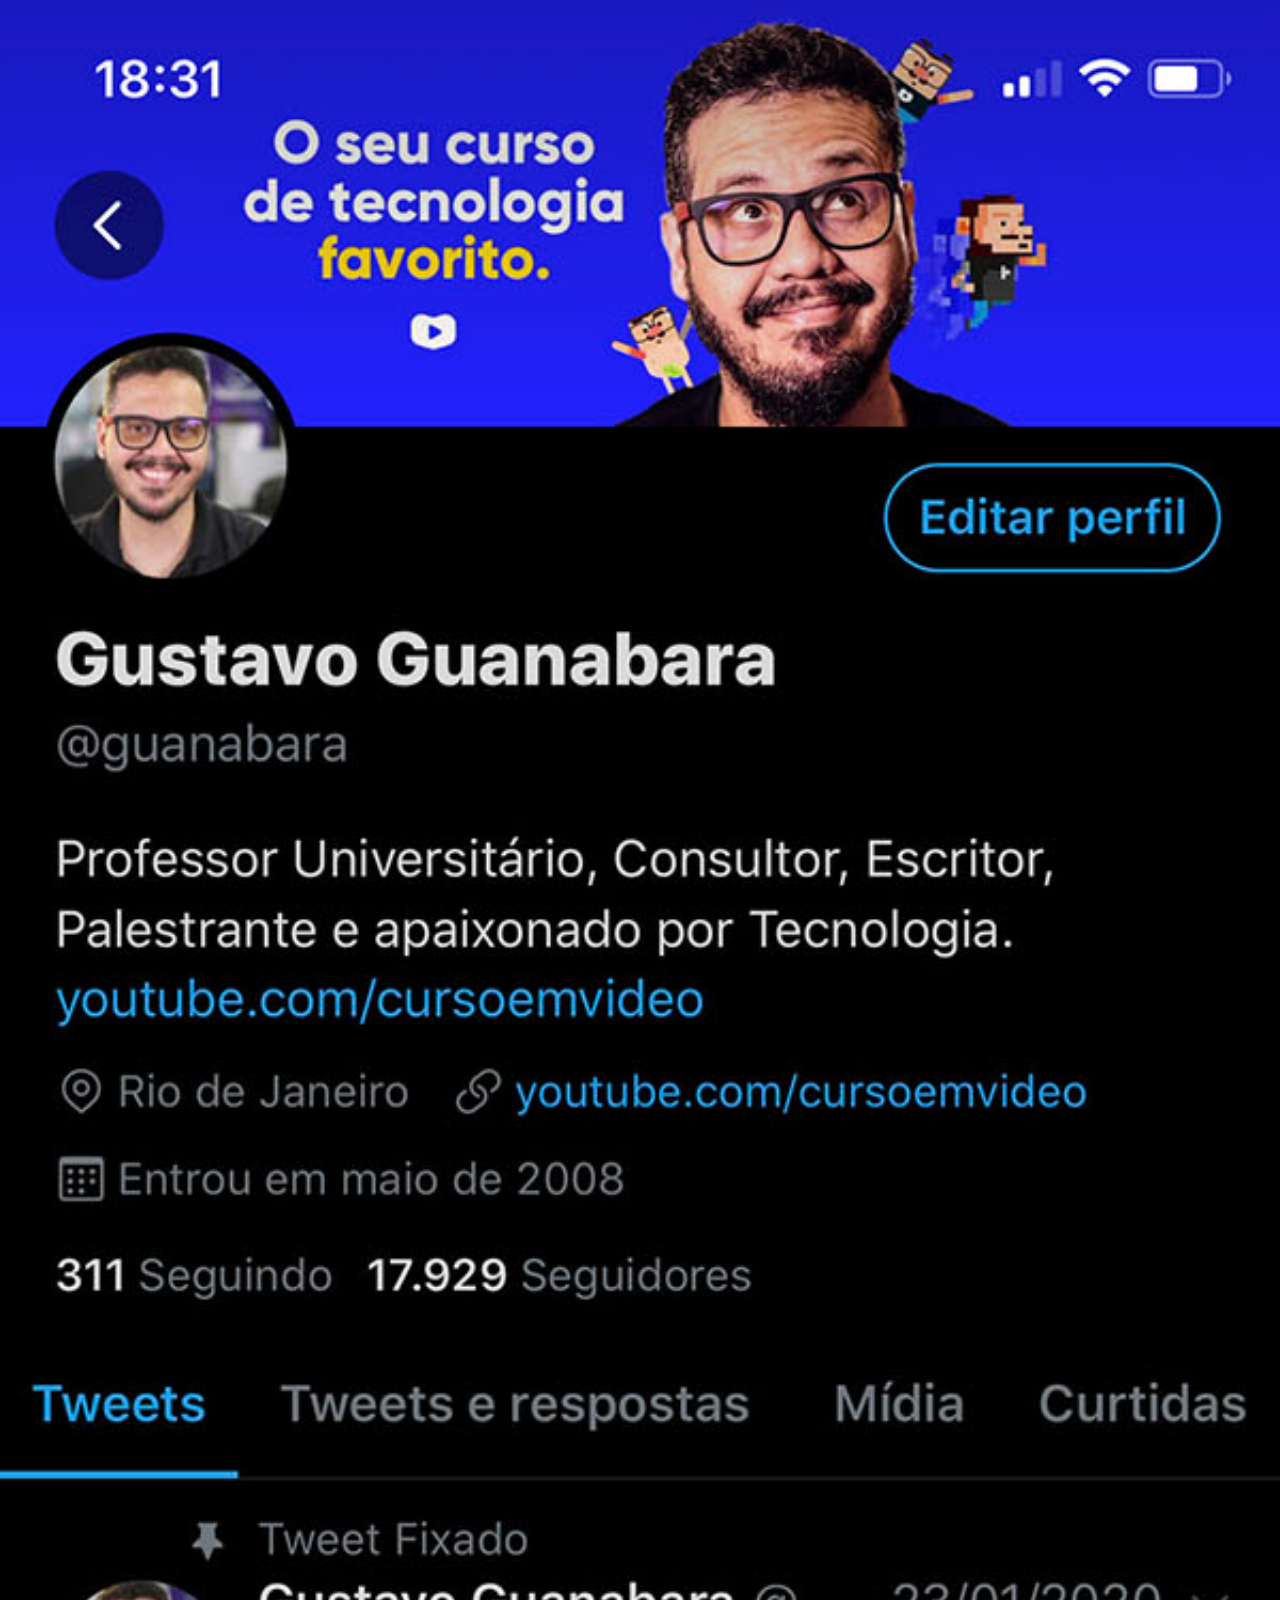
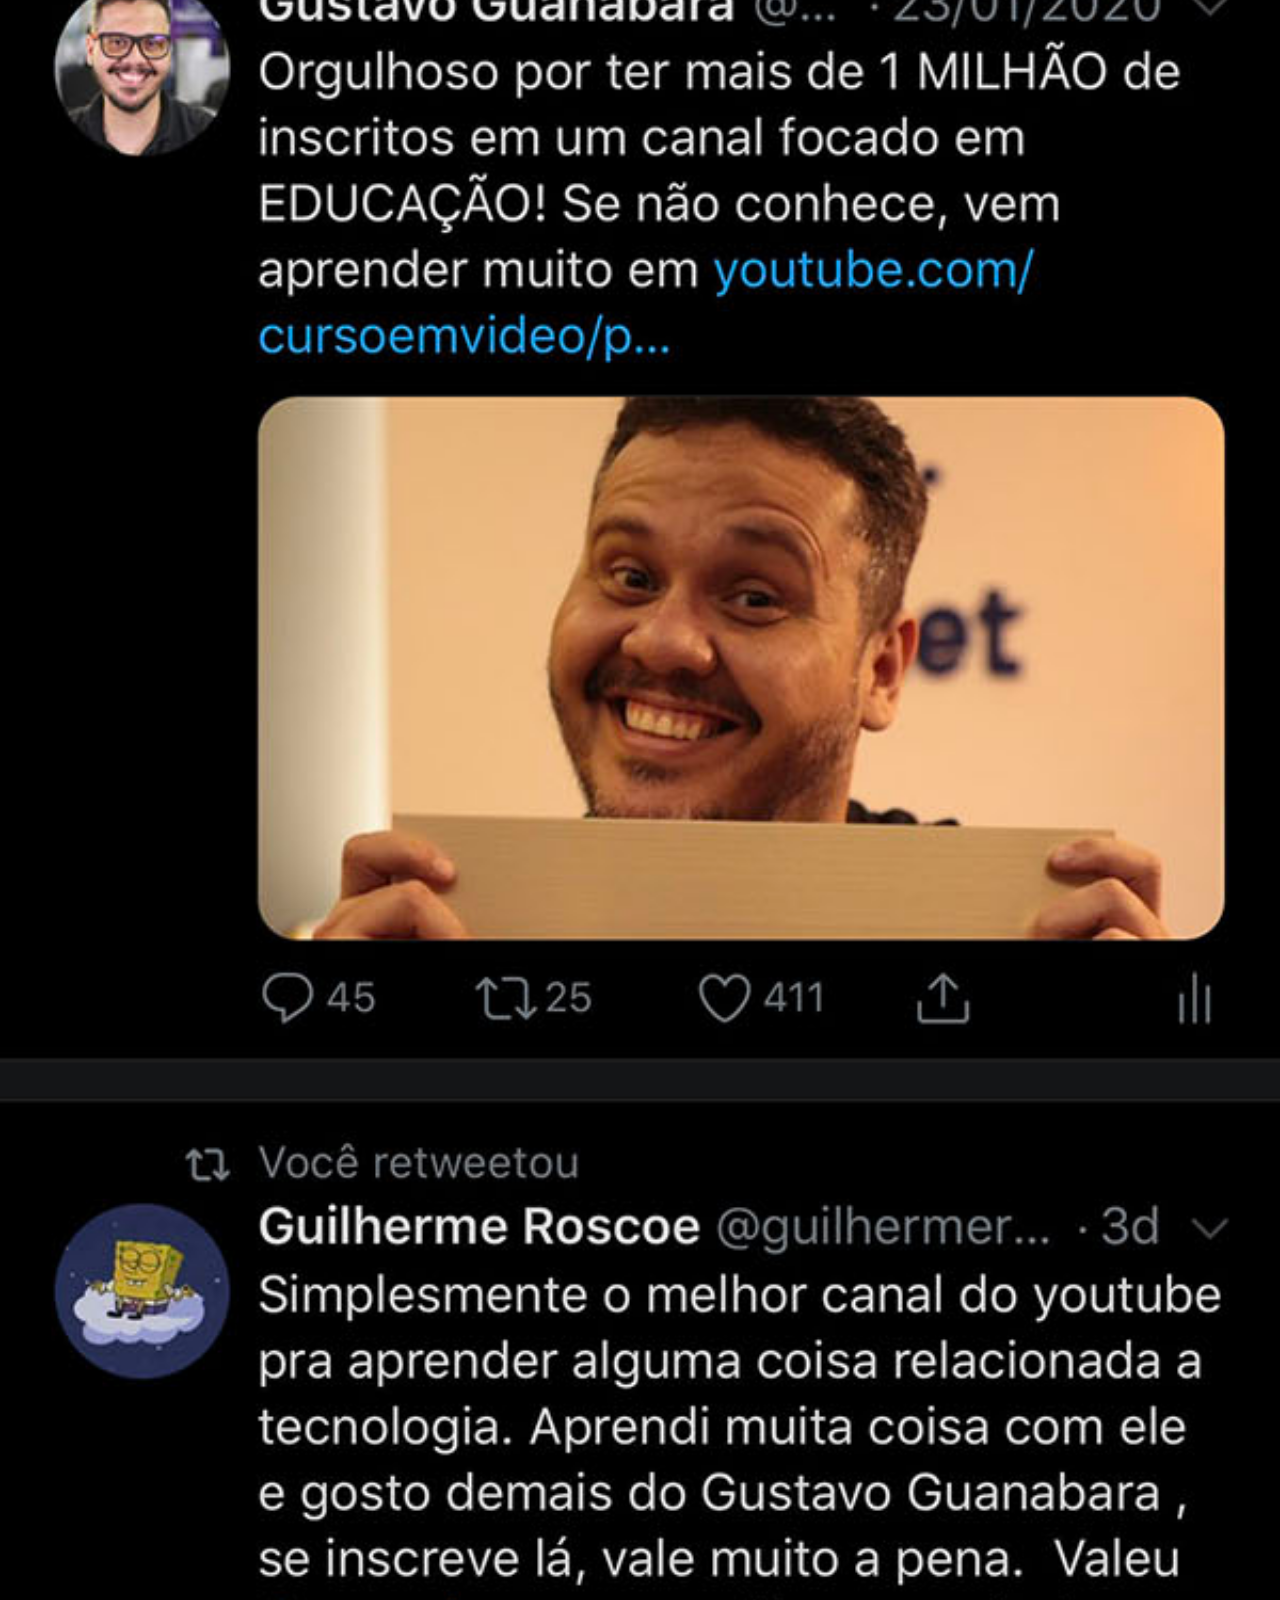
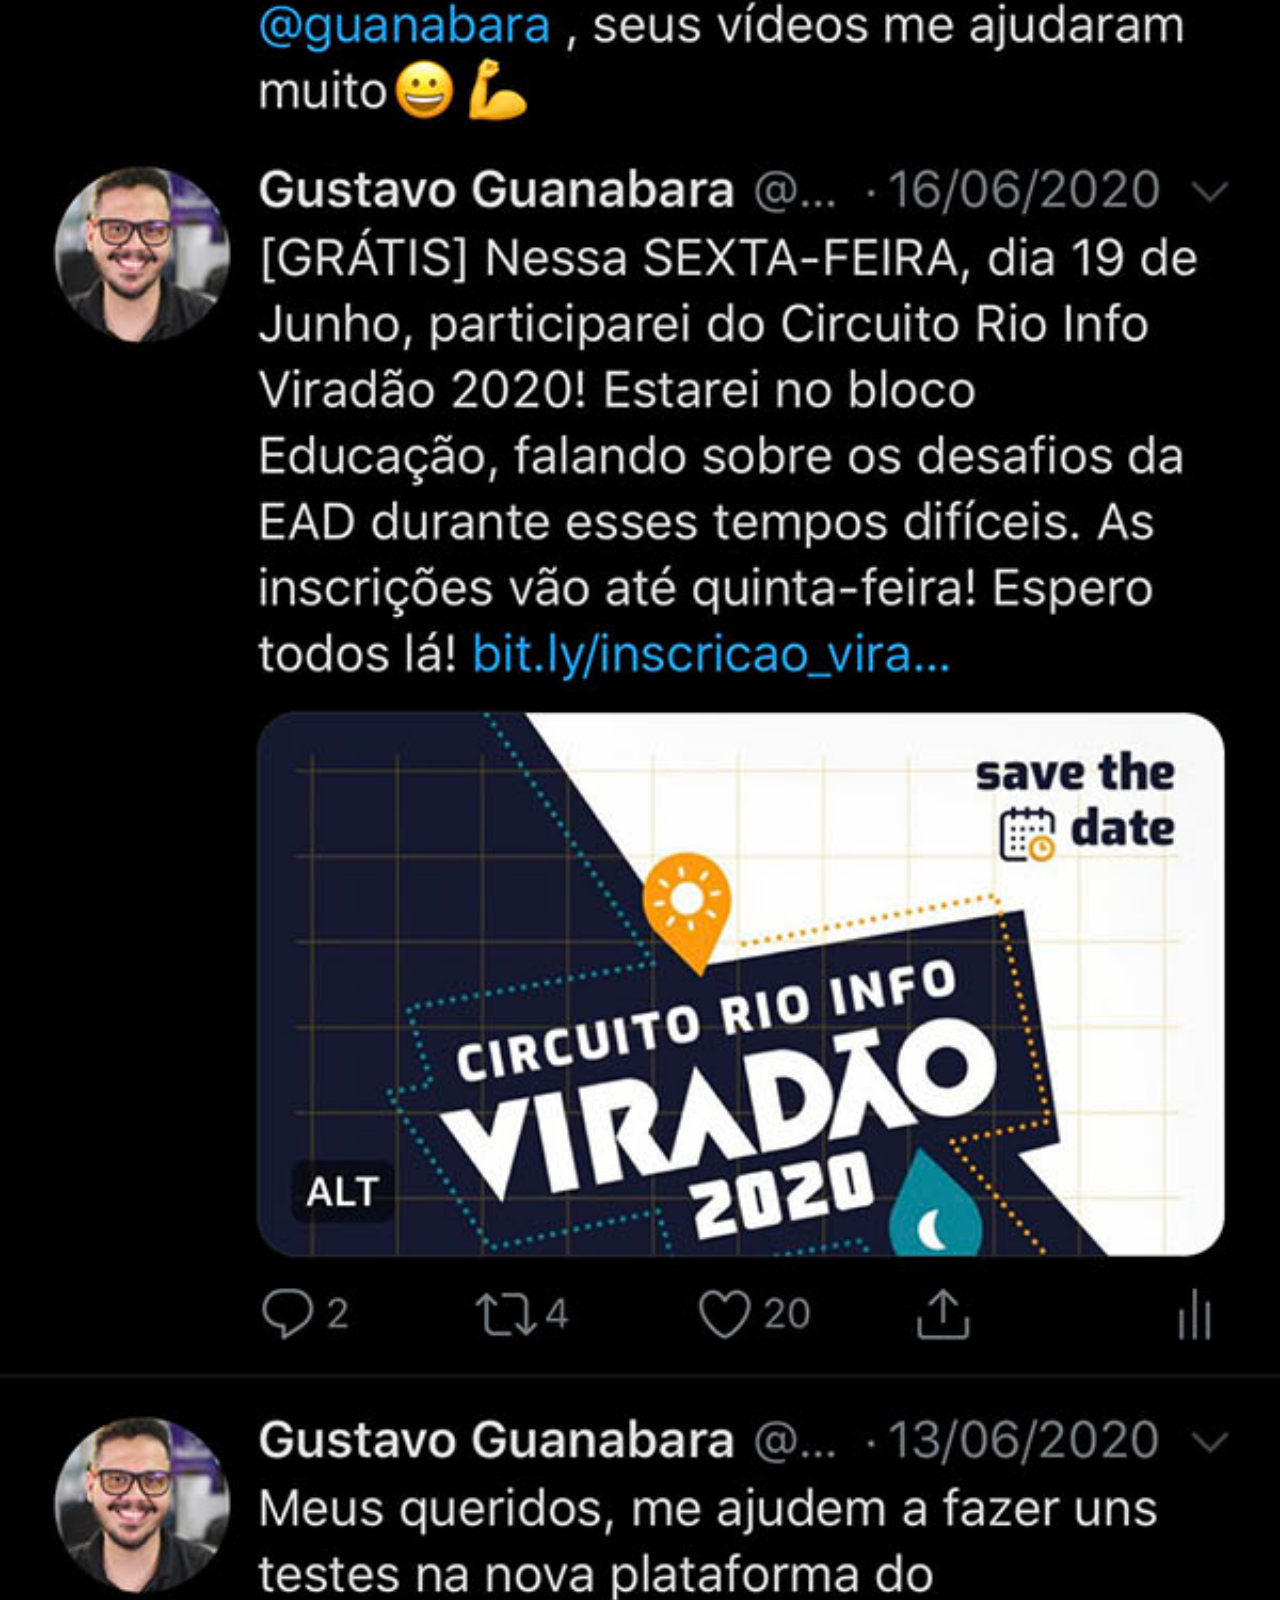
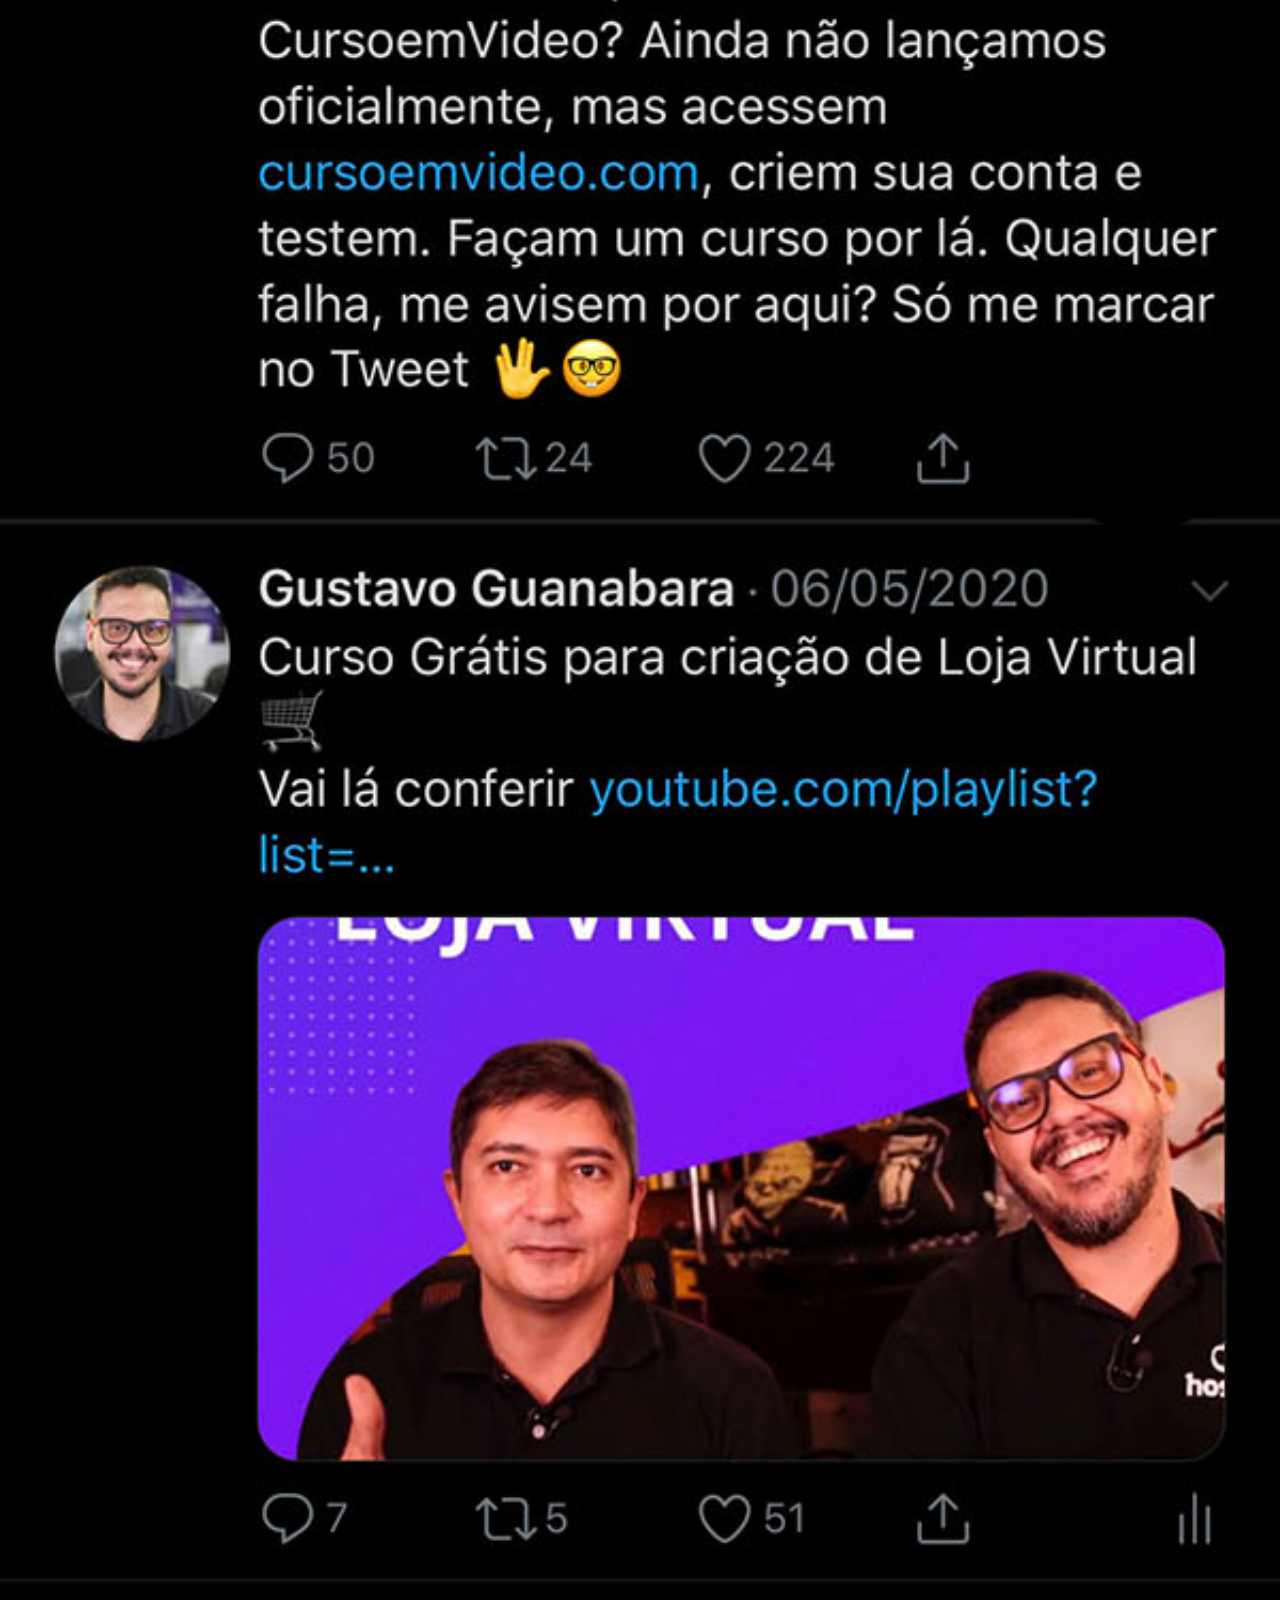
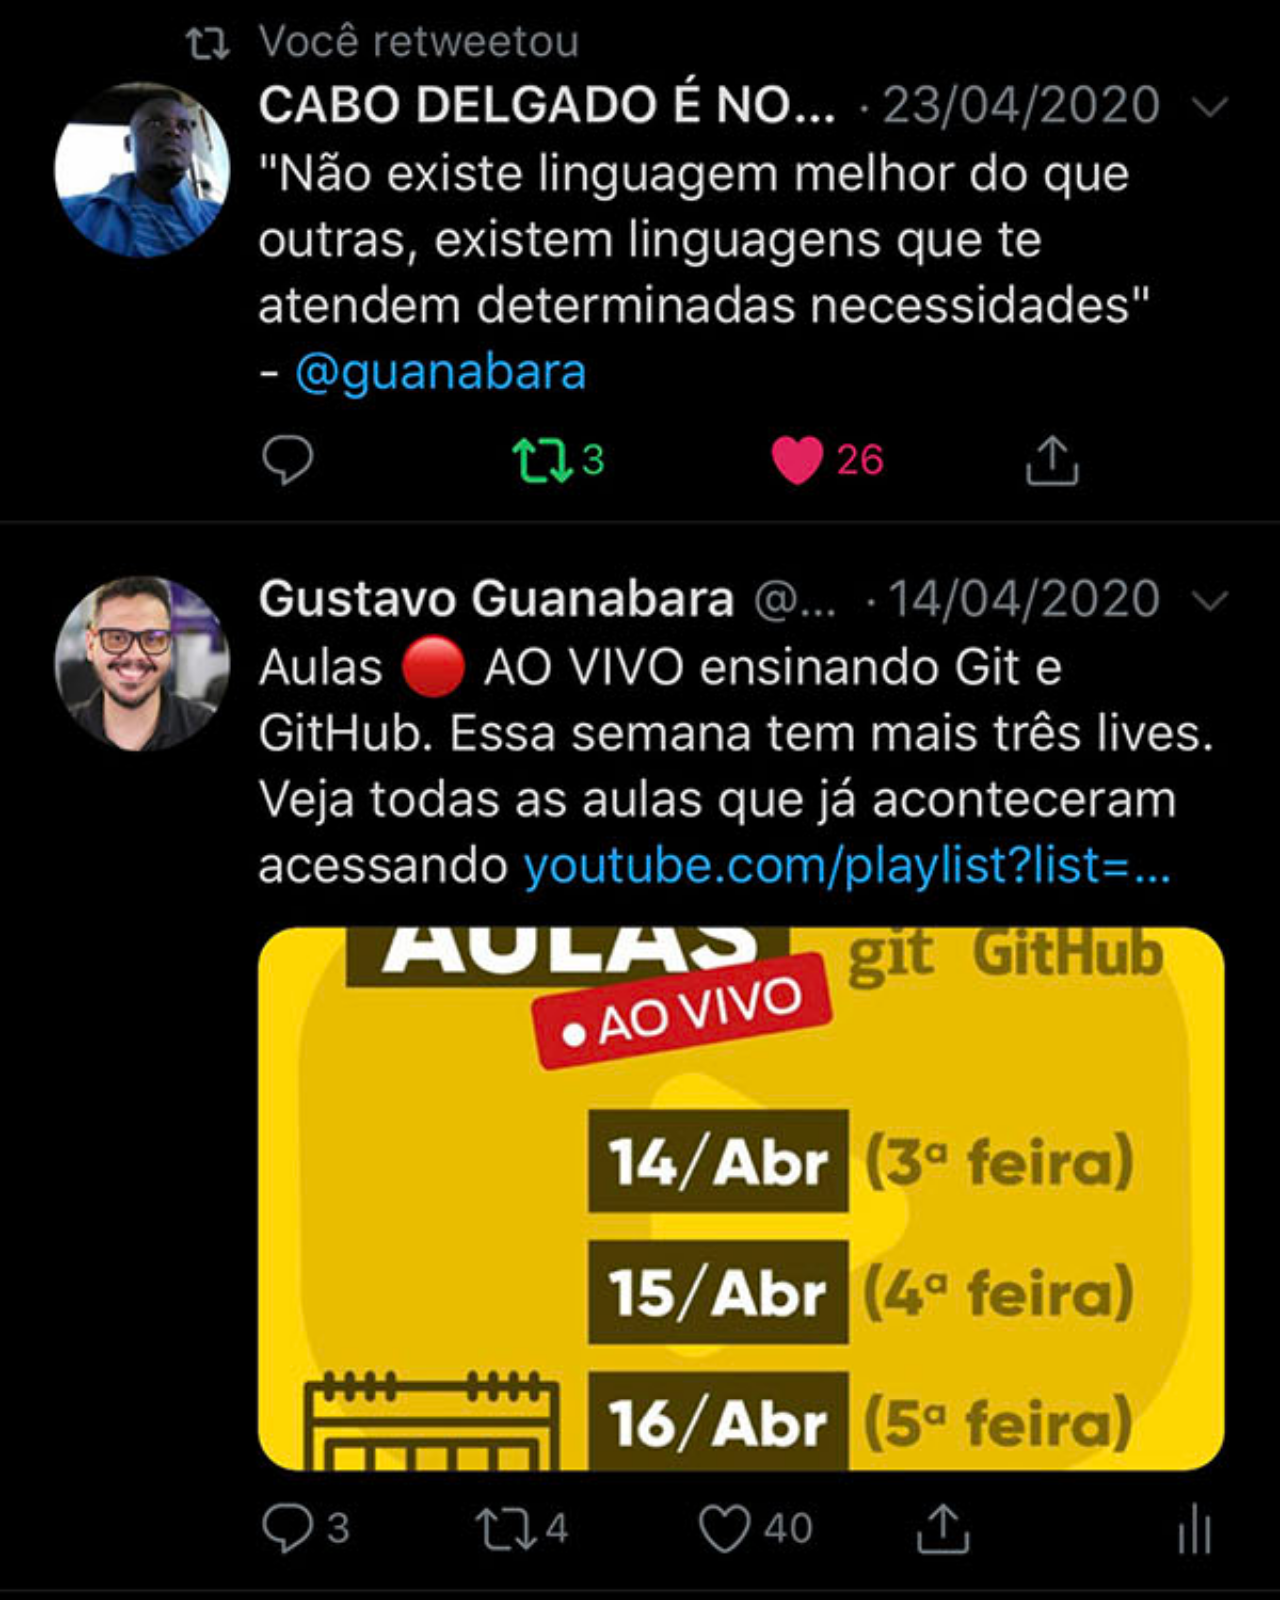
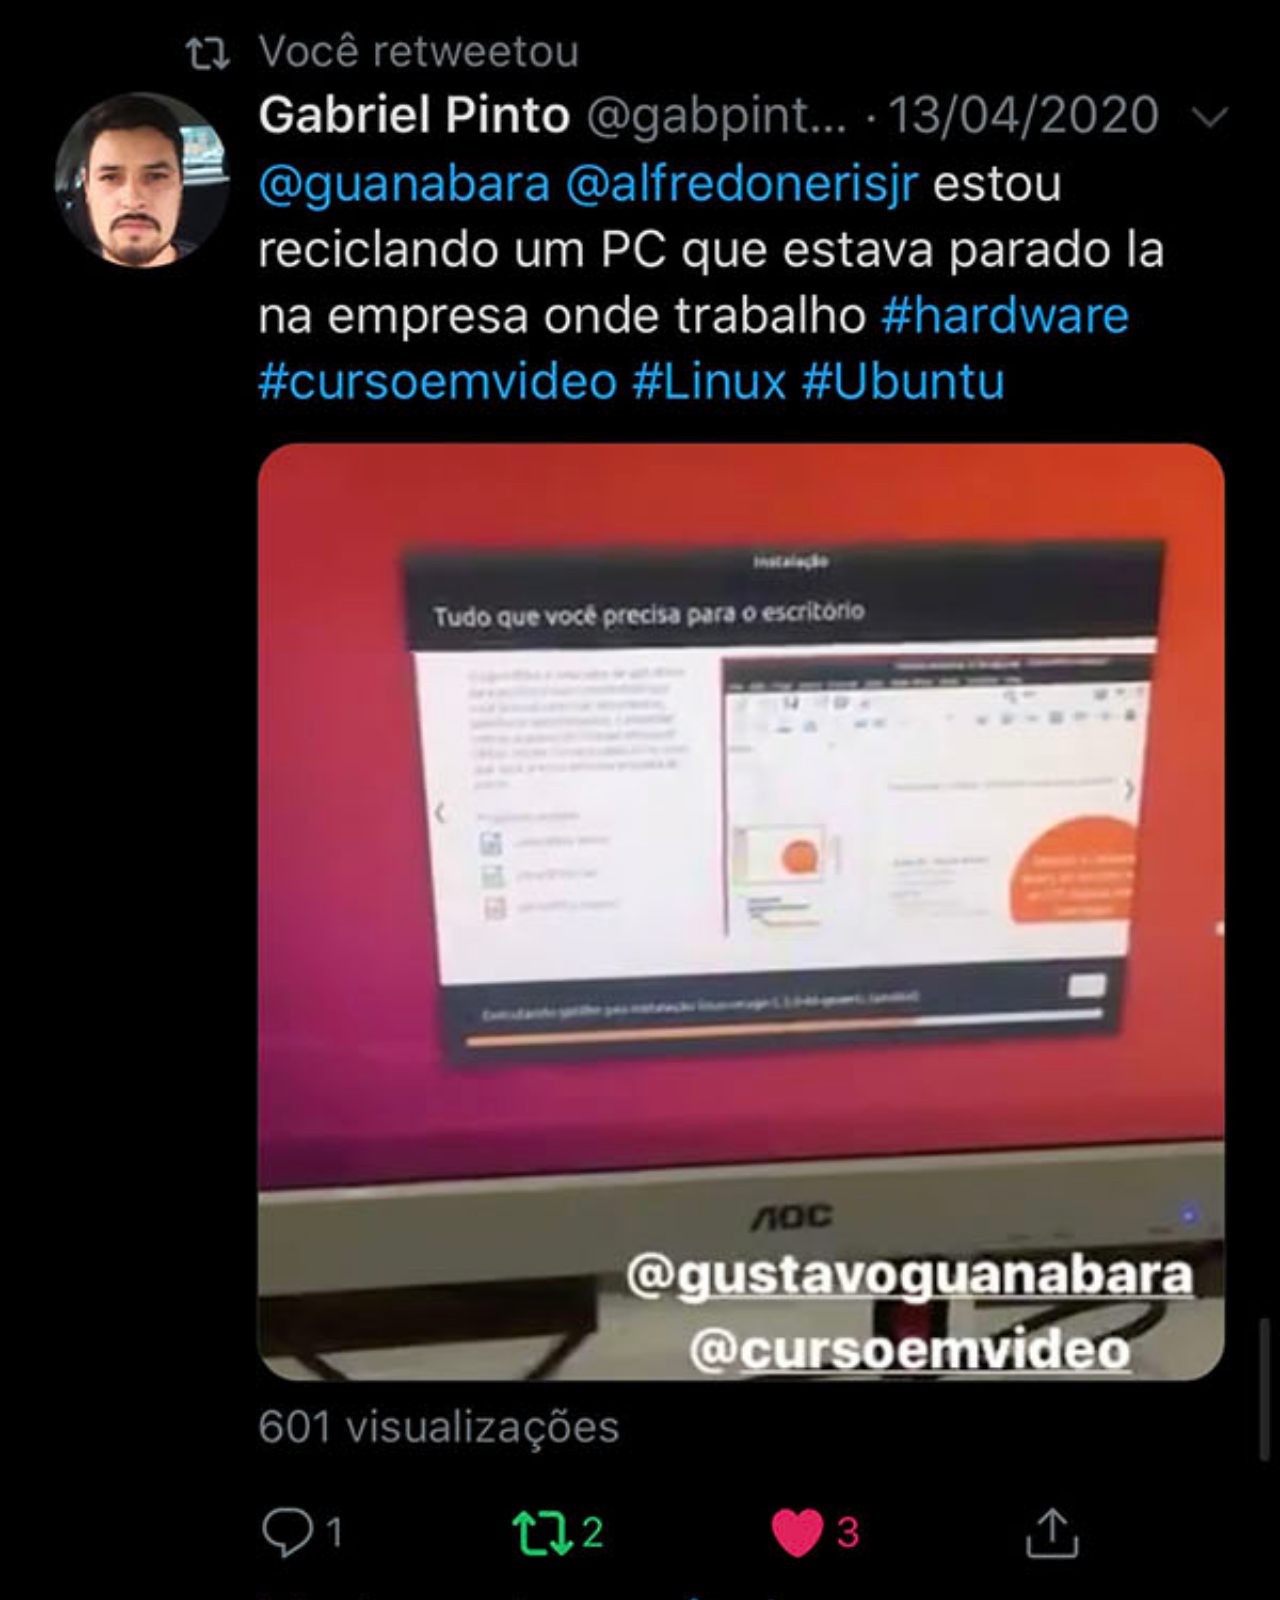
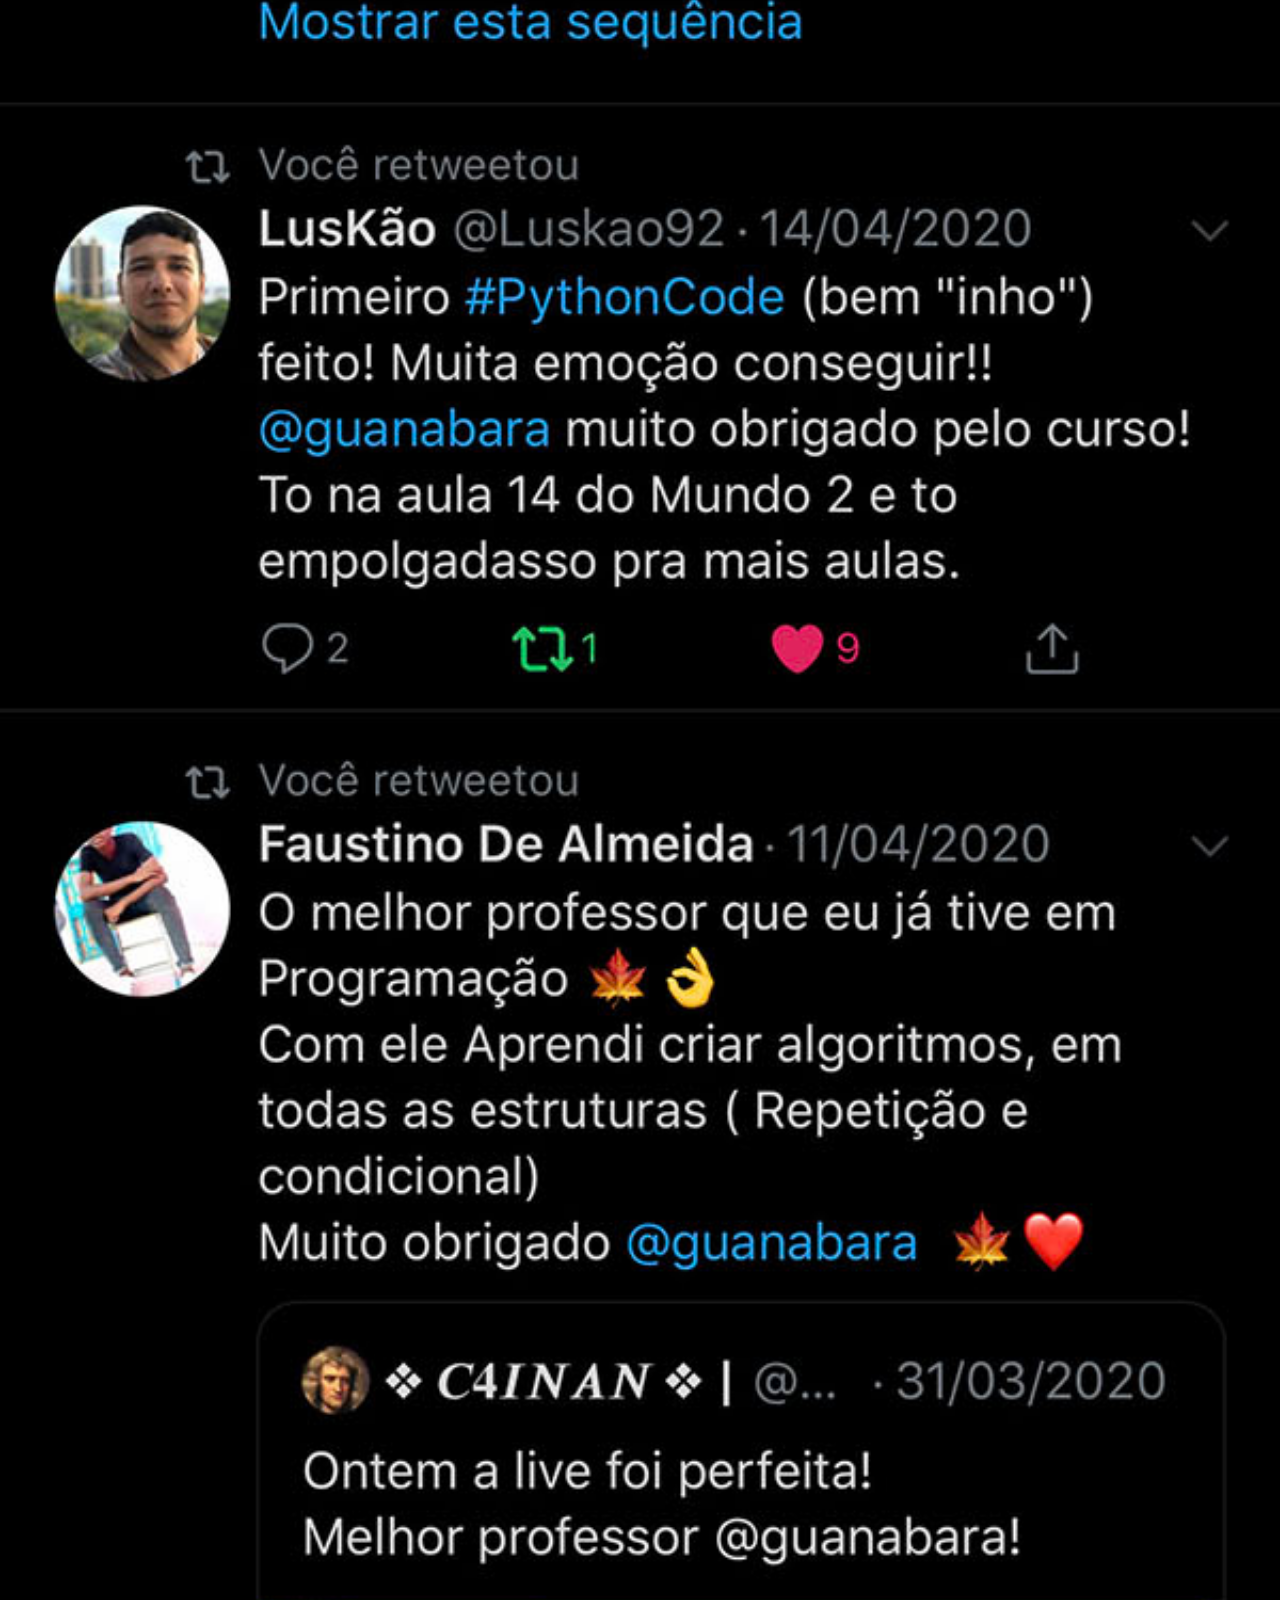
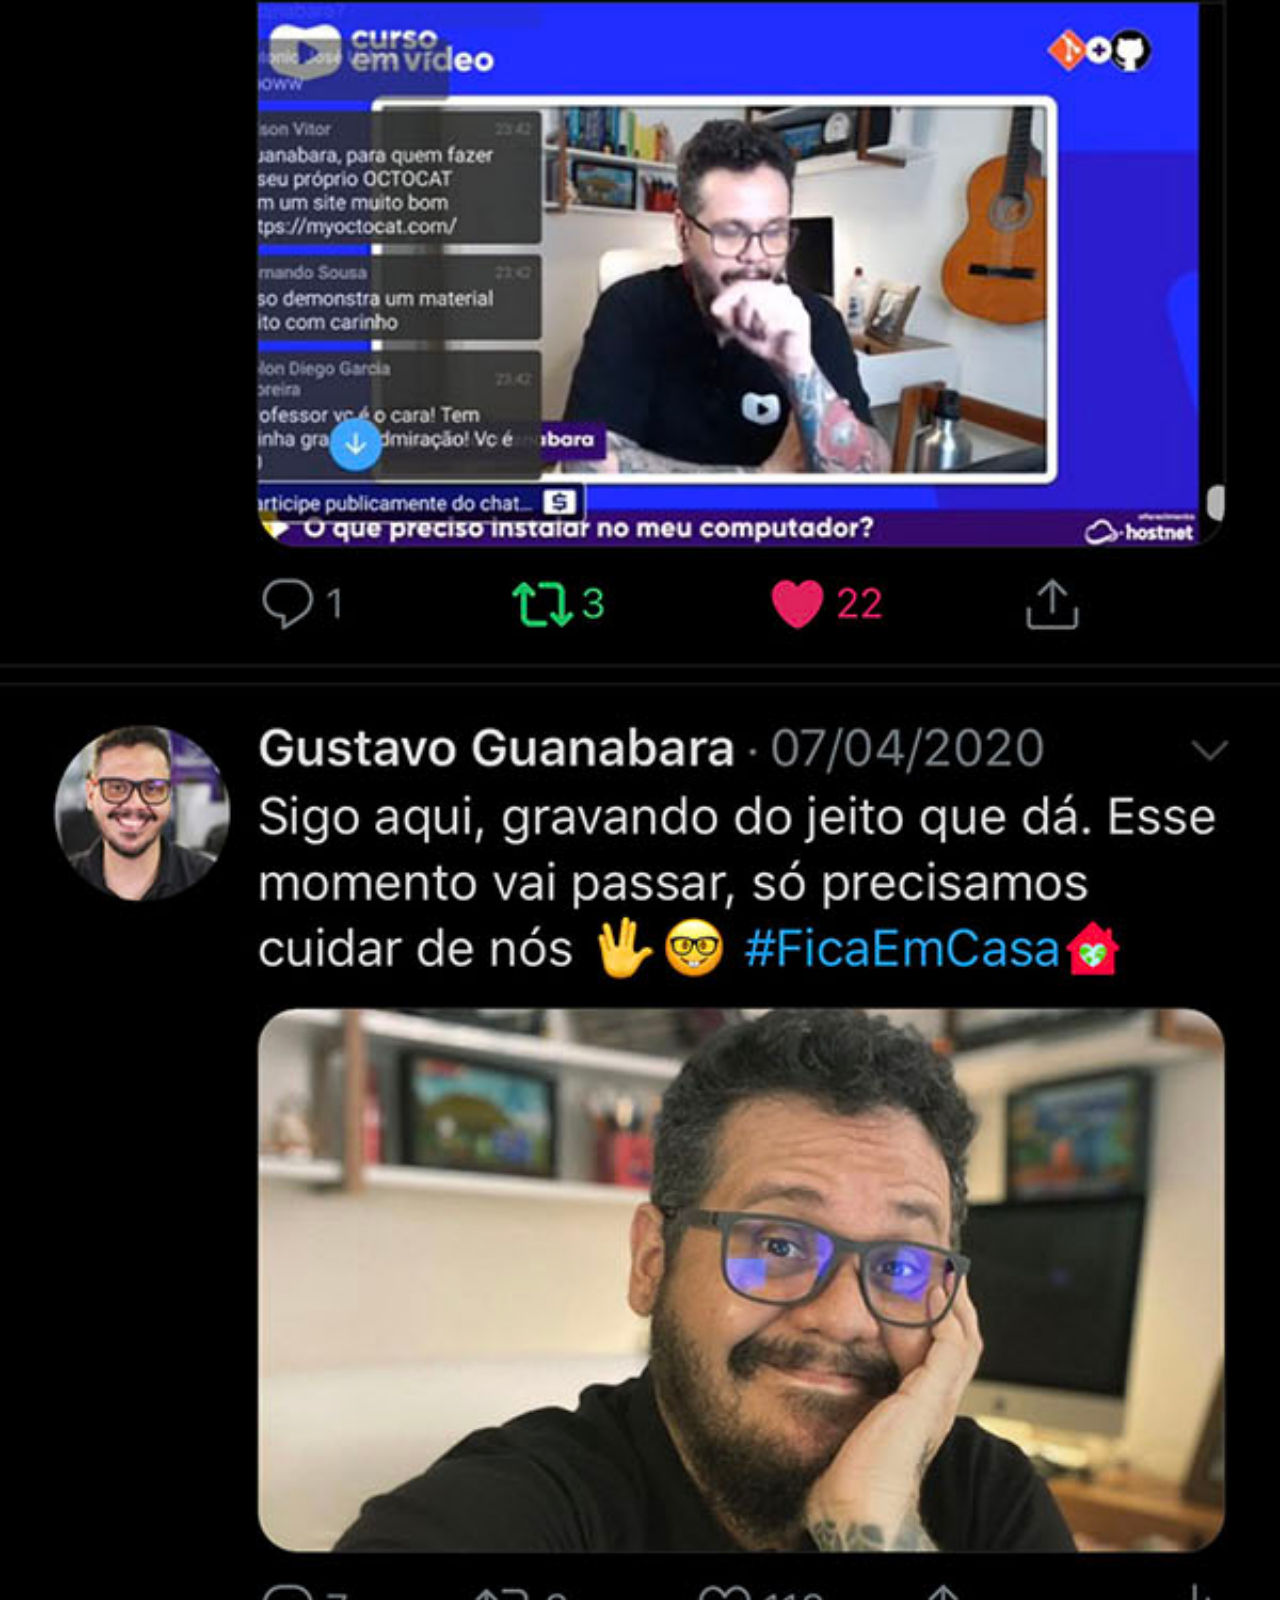
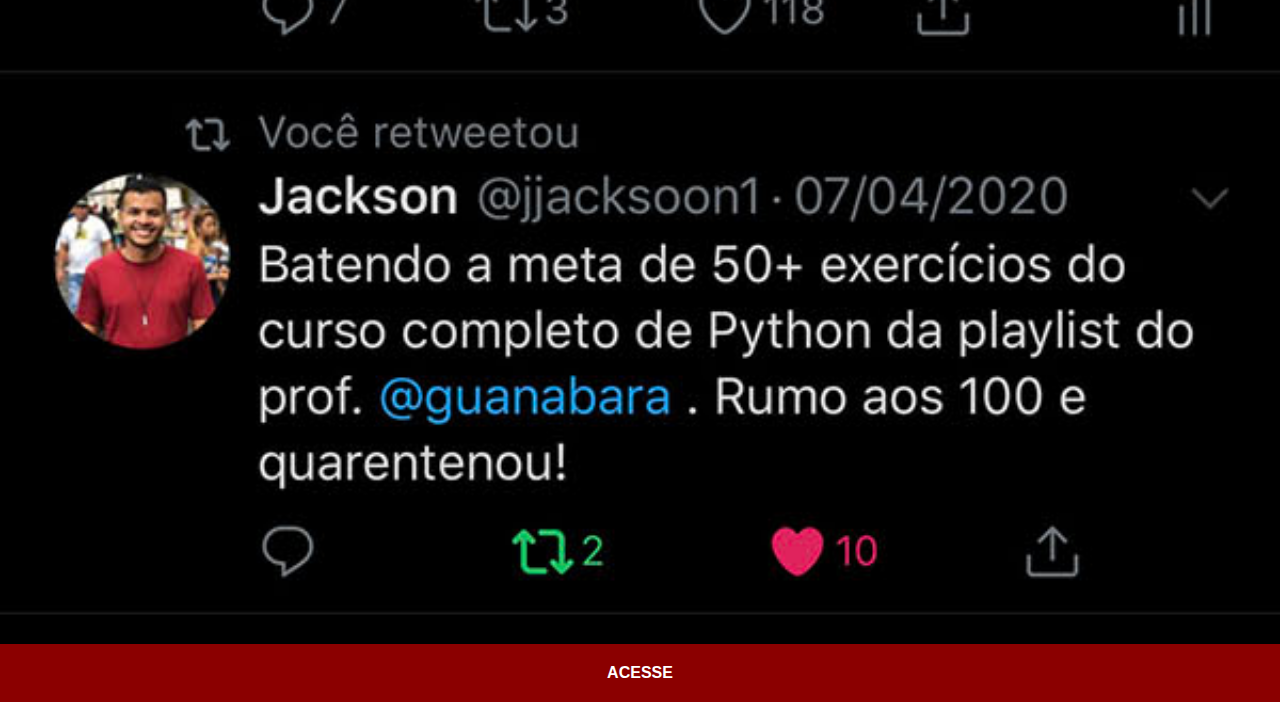
<file: projeto-com-iframes/twitter.html>
<!DOCTYPE html>
<html lang="pt-br">
<head>
    <meta charset="UTF-8">
    <meta http-equiv="X-UA-Compatible" content="IE=edge">
    <meta name="viewport" content="width=device-width, initial-scale=1.0">
    <title>Twitter</title>
    <link rel="stylesheet" href="estilos/social.css">
</head>
<body>
    <img src="./imagens/tela-twitter.jpg" alt="Twitter">  
    <a href="https://twitter.com/guanabara?ref_src=twsrc%5Egoogle%7Ctwcamp%5Eserp%7Ctwgr%5Eauthor" target="_blank">ACESSE</a>  
</body>
</html>
</file>
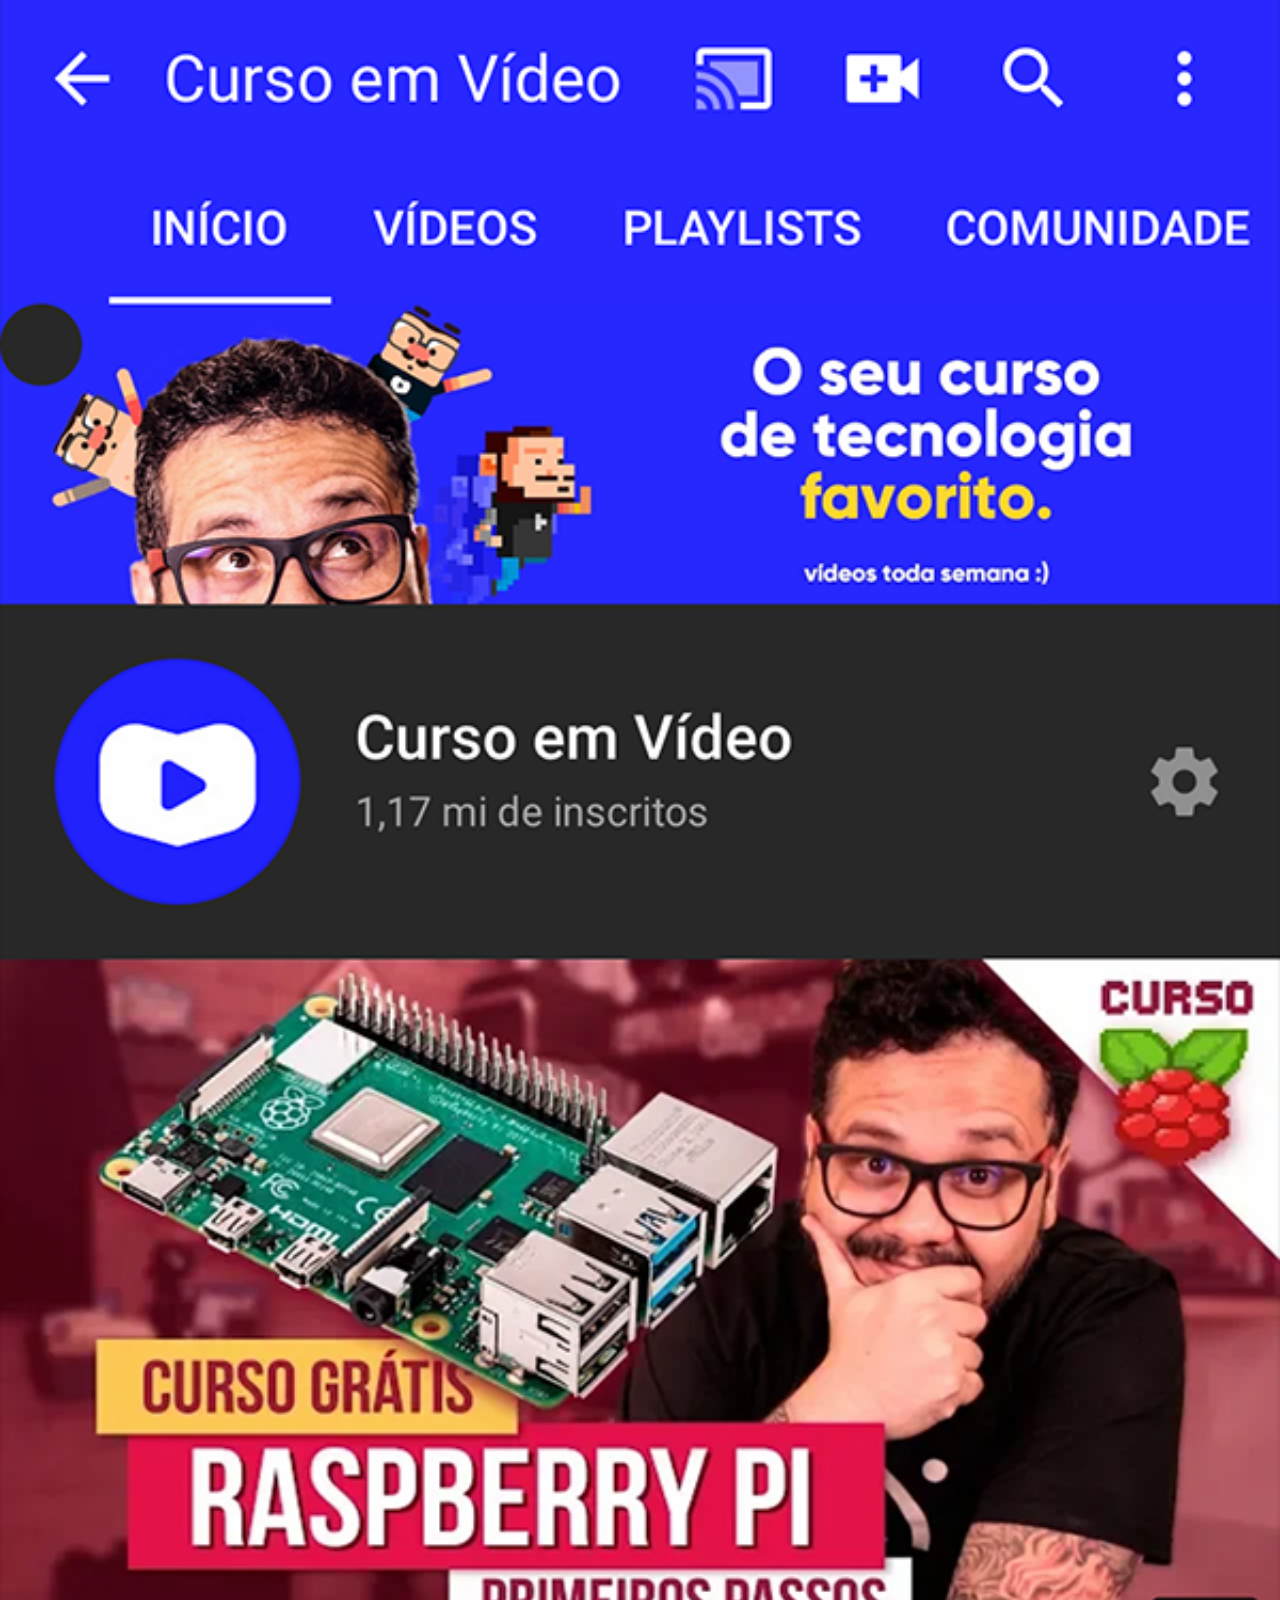
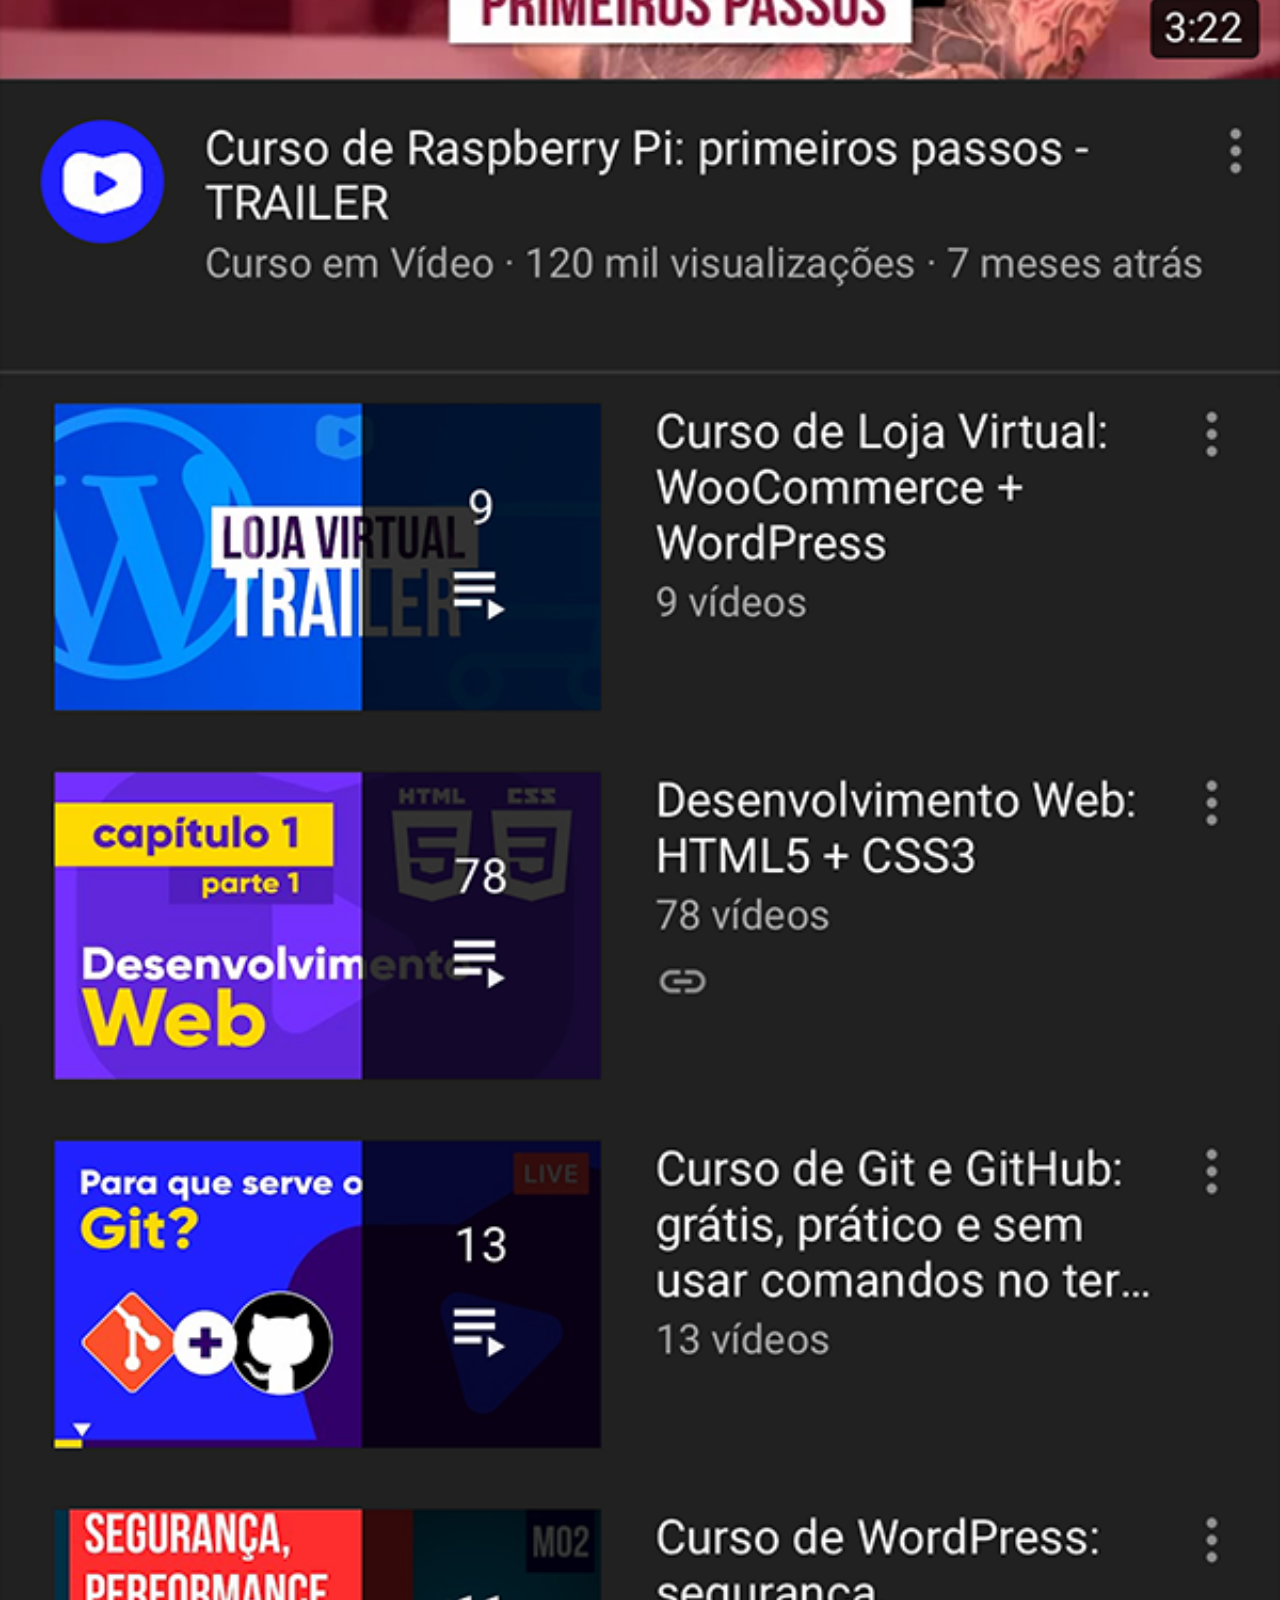
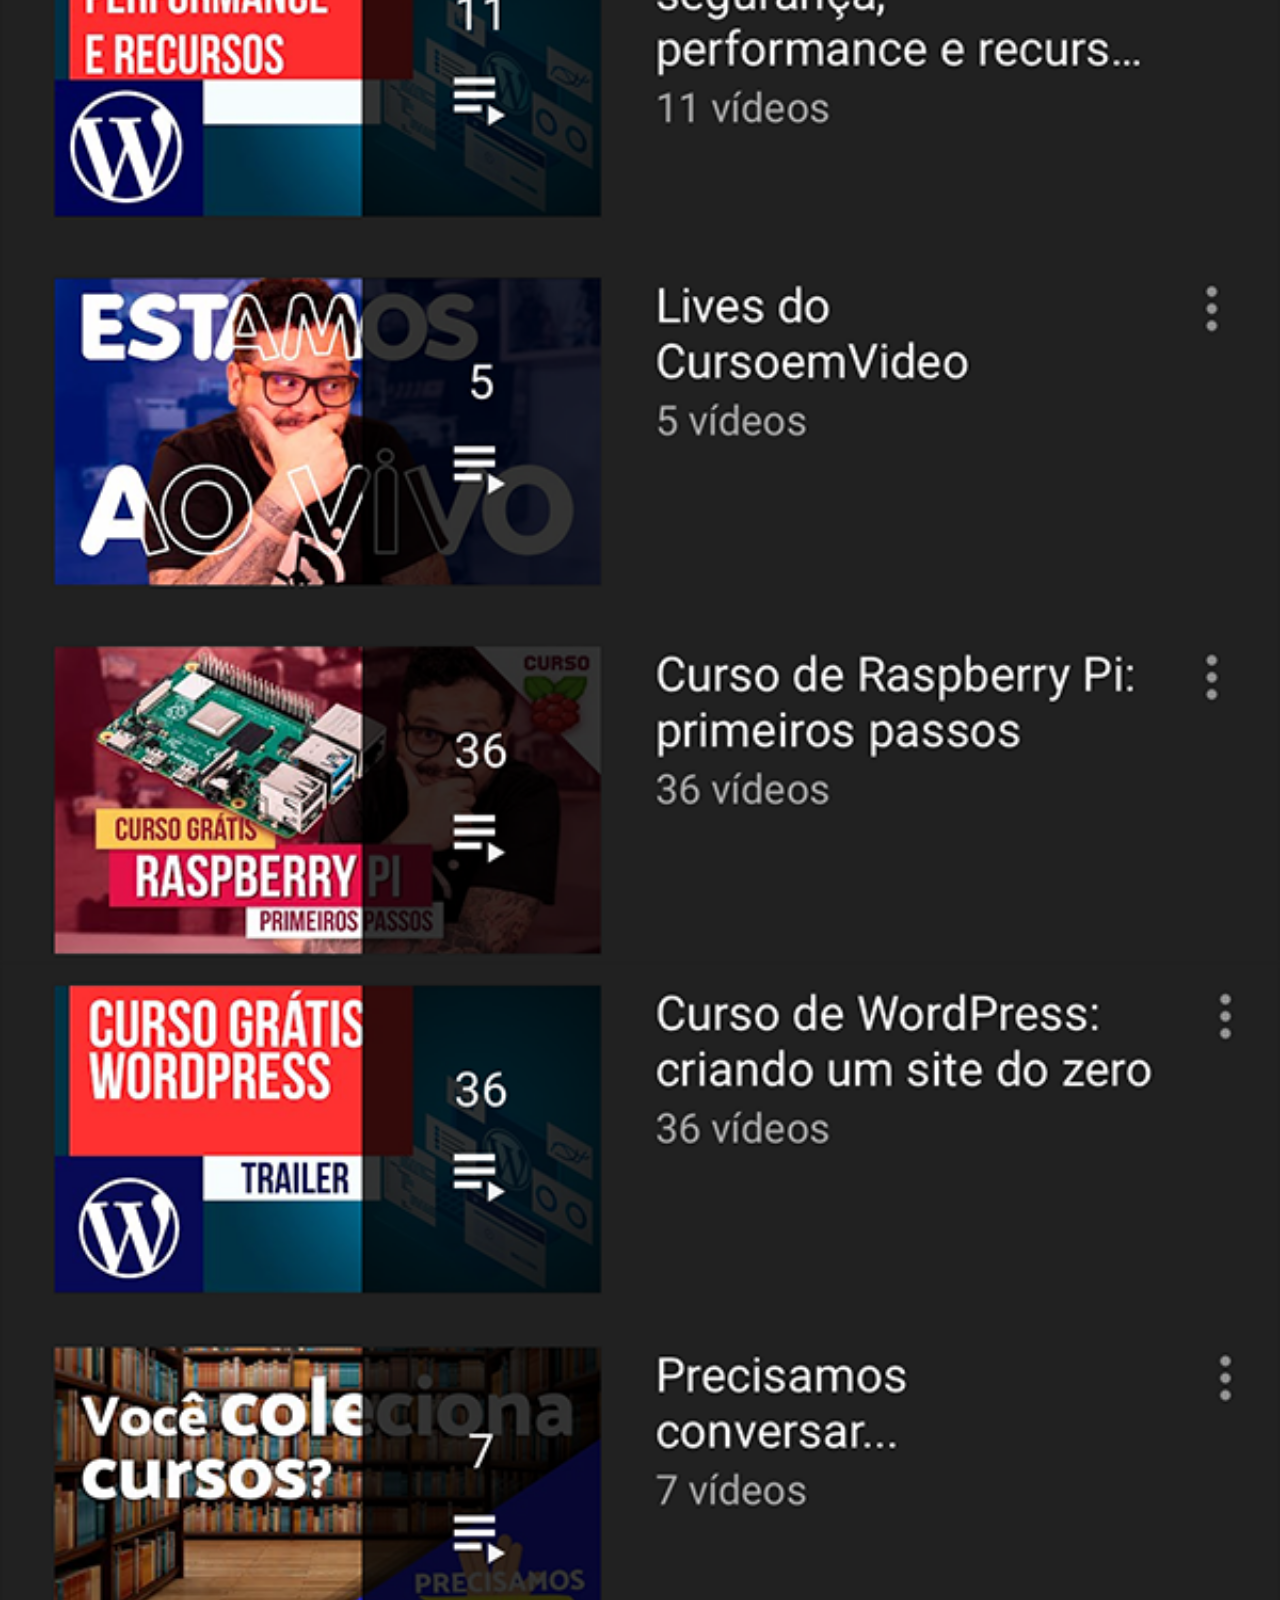
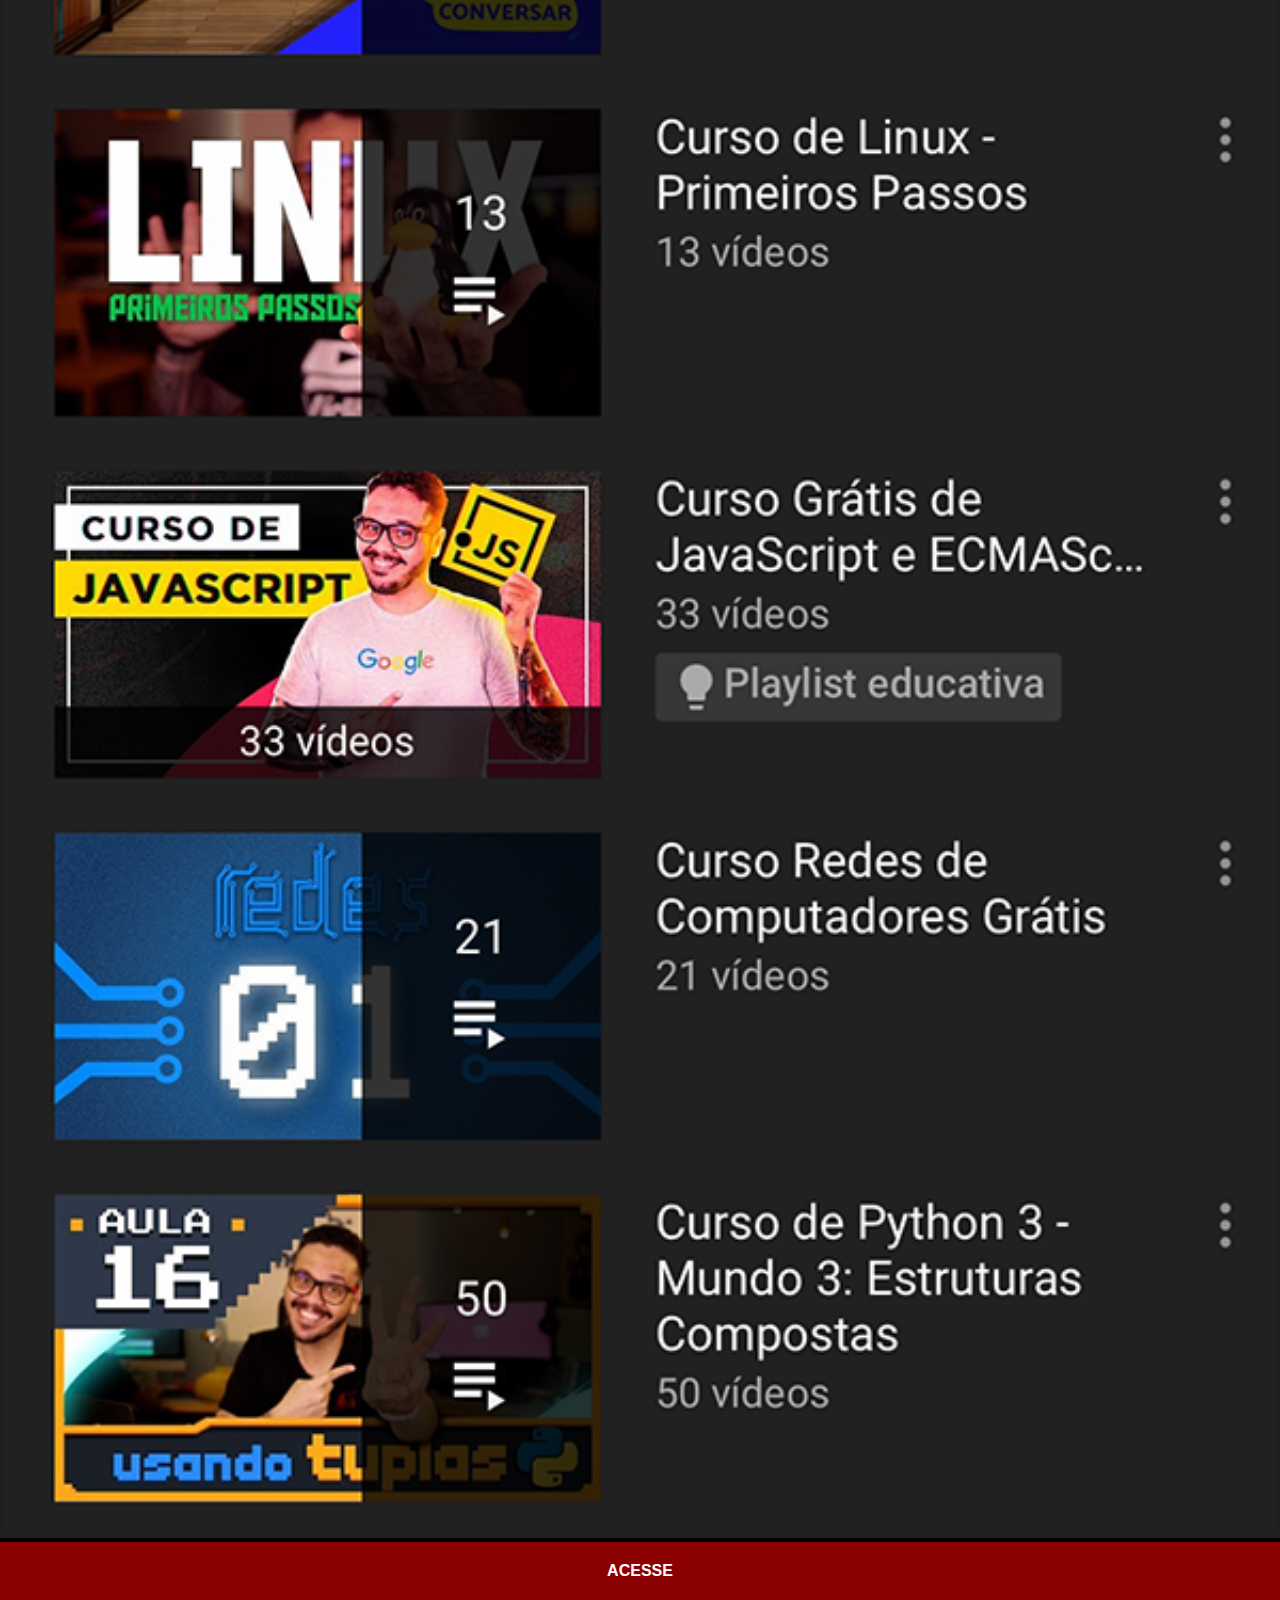
<file: projeto-com-iframes/youtube.html>
<!DOCTYPE html>
<html lang="pt-br">
<head>
    <meta charset="UTF-8">
    <meta http-equiv="X-UA-Compatible" content="IE=edge">
    <meta name="viewport" content="width=device-width, initial-scale=1.0">
    <title>Youtube</title>
    <link rel="stylesheet" href="./estilos/social.css">
</head>
<body>
    <img src="./imagens/tela-youtube.png" alt="Youtube">    
    <a href="https://www.youtube.com/@CursoemVideo" target="_blank">ACESSE</a>
</body>
</html>
</file>
<file: desafio-12/css/style.css>
@charset "UTF-8";
@font-face {
    font-family: 'passionOne';
    src: url('../fonts/PassionOne-Black.ttf') format('truetype');
    src: url('../fonts/PassionOne-Bold.ttf') format('truetype');
    src: url('../fonts/PassionOne-Regular.ttf') format('truetype');
}
@font-face {
    font-family: 'sriracha';
    src: url('../fonts/Sriracha-Regular.ttf') format('truetype');
}

:root{
    --passionOne:'passionOne';
    --sriracha:'sriracha';
    --cor1:black;
    --cor2:#021601d3;
    --cor3:#4b4f47be;
}

*{
    margin: 0;
    padding: 0;
    font-size: 1em;
}

header{
    background-color: var(--cor1);
    padding: 40px;
    text-align: center;
}

header > h1{
    font-family: var(--passionOne);
    font-size: 10vw;
    color: white;
}

header > p{
    color: white;
    font-family: Verdana, Geneva, Tahoma, sans-serif;
}

header a{
    color: white;
    text-decoration: none;
    font-weight: bold;
}

header a:hover{
    text-decoration: underline;
}

section{
    padding-left: 40px;
    padding-top: 60px;
    margin-bottom: 60px;
}

p.versos{
    font-family: var(--sriracha);
    font-size: 3.5vw;
    line-height: 2em;
    margin-bottom: 65px;
}

section#sc2{
    background: white url('../imagens/background001.jpg') center center no-repeat fixed;
    background-size: cover;
}

section#sc2 > p{
    background-color: var(--cor2);
    display: inline-block;
    color: white;
    padding: 5px;
    text-shadow: 2px 2px 6px black;
}

section#sc4{
    background: white url('../imagens/background002.jpg') center center no-repeat fixed;
    background-size: cover;
    box-shadow: inset 6px 6px 13px 0px rgba(0, 0, 0, 0.473);
}

section#sc4 > p{
    background-color: var(--cor3);
    display: inline-block;
    color: white;
    padding: 5px;    
    text-shadow: 2px 2px 6px black;
}

footer{
    background-color: var(--cor1);
    padding: 10px;
    color: white;
    text-align: center;
    font-family: Verdana, Geneva, Tahoma, sans-serif;
    font-size: 1.2em;
}

footer a{
    font-weight: bold;
    text-decoration: none;
    color: white;
}

footer a:hover{
    text-decoration: underline;
}

footer a::after{
    content: '\00A0\1F517';
}
</file>
<file: pagina-de-captura-xadrez/css/style.css>
@charset "UTF-8";

*{
    margin: 0;
    padding: 0;
}

body{
    background-color: rgb(15, 14, 12);
}

.container{
    max-width: 1000px;    
    margin: auto;
    font-family: 'Inter',sans-serif;
}

header{
    background-color: #4A7371;
    padding: 15px;
    text-align: center;
    color: white;
}

main{
    padding: 15px;
    overflow: hidden;
    background: url('../images/jogadores.jpg') no-repeat center;
    background-size: cover;
}

.formContainer{
    max-width: 300px;
    padding: 15px;
    background-color: #c6d6d5b9;
    float: right;
}

.formContainer h2, .formContainer p{
    margin-bottom: 20px;
}

.formContainer > h2{
    font-size: 1.3em;
}

form > input{
    width: 100%;
    padding: 10px;
    box-sizing: border-box;
    border: none;
    margin-bottom: 15px;
}

#checkbox{
    margin-bottom: 15px;
}

input[type="submit"]{
    background-color: #012323;
    color: white;
    font-weight: 900;
}

footer{
    background-color: #7FA6A2;
    padding: 20px;
    text-align: center;
    margin-bottom: 40px;
}

.picture{
    height: 250px;
}

.descricao{
    display: inline-block;
    max-width: 50%;
    margin-left: 15px;
}


.descricao h2,p{
    text-align: left;
    margin-bottom: 15px;
}

@media screen and (max-width:650px) {
    .descricao{
        display: block;
        margin-top: 30px;
        margin: auto;
    }

    .formContainer{
        float: none;
        margin: auto;
    }
}
</file>
<file: pagina-turismo/estilos/style.css>
@charset "UTF-8";
@import url('https://fonts.googleapis.com/css2?family=Inter:wght@100;200;300;400;500;600;700;800;900&display=swap');

:root{
    --fonte1: 'Inter', sans-serif;
    --cor1:#DDF2E3;
    --cor2:#d8cad0a2;
    --cor3:#005375;
    --cor4:#F586A5;
    --cor5:#008D8B;
    --cor6:#d8cad0;
    --cor7:black;
    --cor8:white;
}

*{
    margin: 0px;
    padding: 0px;
    font-family: var(--fonte1);
}

html{
    background-color: var(--cor1);
}

header{
   height: 100vh;
   position: relative;
   background-image: url('../imagens/background-principal.jpg');
   background-position: center center;
   background-repeat: no-repeat;
   background-size: cover;
   background-attachment: fixed;
}

header > h1{
    display: inline-block;
    background-color: var(--cor2);
    padding: 10px;
    position: absolute;
    top: 50%;
    left: 50%;
    transform: translate(-50%,-50%);
    border-radius: 10px;
    color: var(--cor3);
    font-variant: small-caps;
    font-size: 2.5em;
    text-align: center;
}

nav{
    padding: 15px;
}

nav > h2{
    /*background-color: var(--cor6);*/
    padding: 10px;
    margin:auto;
    text-align: center;
    margin-top: 60px;
    margin-bottom: 60px;
    border-radius: 10px;
    font-variant: small-caps;
    color: var(--cor3);
    font-size: 2em;
}

nav > .navegacao{
    padding-left: 10px;
    padding-right: 10px;
    padding-top: 20px;
    padding-bottom: 20px;
    /*background-color: var(--cor5);*/
    max-width: 1000px;
    margin: auto;
    text-align: center;
    border-radius: 10px;
    margin-bottom: 30px;
    box-shadow: 2px 2px 6px rgba(0, 0, 0, 0.37);
}

.navegacao > a{
    text-decoration: none;
}

.navegacao  img{
    width: 300px;
    margin-right: 10px;
}

section > h3{
    font-size: 1.5em;
    color: var(--cor3);
    margin: 60px 15px 60px 15px;
    font-variant: small-caps;
}

section > p{
    color: var(--cor3);
    text-align: justify;
    margin: 0px 15px 50px 15px;
    text-indent: 30px;
    line-height: 24px;
}

section > .background{
    height: 100vh;
}

section > #cristo{
    background-image: url('../imagens/cristo-background-1200.jpg');
    background-position: center center;
    background-repeat: no-repeat;
    background-size: cover;
    background-attachment: fixed;
}

section > #cataratas{
    background-image: url('../imagens/cataratas-background-1200.jpg');
    background-position: center center;
    background-repeat: no-repeat;
    background-size: cover;
    background-attachment: fixed;    
}

section > #museu{
    background-image: url('../imagens/Museu_Oscar_Niemeyer-background-1200.jpg');
    background-position: center center;
    background-repeat: no-repeat;
    background-size: cover;
    background-attachment: fixed;   
}

section > #ouroPreto{
    background-image: url('../imagens/Ouro_Preto-background-1200.jpg');
    background-position: center center;
    background-repeat: no-repeat;
    background-size: cover;
    background-attachment: fixed;   
}

section > #pelourinho{
    background-image: url('../imagens/pelourinho-background-1200.jpg');
    background-position: center center;
    background-repeat: no-repeat;
    background-size: cover;
    background-attachment: fixed;   
}

section > #porto{
    background-image: url('../imagens/porto-de-galinhas-background-1200.jpg');
    background-position: center center;
    background-repeat: no-repeat;
    background-size: cover;
    background-attachment: fixed;   
}

footer{
    background-color: var(--cor7);
    margin-top: 60px;
    padding: 15px;
    color: var(--cor8);
    text-align: center;
}

footer a{
    text-decoration: none;
    color: white;
    font-weight: bolder;
}

footer a:hover{
    text-decoration: underline;
}

footer a::after{
    content: '\00A0\1F517';
}

@media screen and (max-width:989px) {
    .navegacao  img{
        width: 200px;
    }    
}

@media screen and (max-width:689px) {
    header > h1{
        font-size: 1.8em;
    }

    nav > h2{
        font-size: 1.5em;
    }
    
    section > h3{
        font-size: 1.2em;
    }
}
</file>
<file: projeto-com-iframes/estilos/style.css>
@charset "UTF-8";

*{
    margin: 0px;
    padding: 0px;
}

html,body{
    width: 100vw;
    height: 100vh;
    background-color: black;
}

body{
    background: url('../imagens/fundo-madeira.jpg') center center no-repeat;
    background-size: cover;
}

main{
    height: 100vh;
    position: relative;
}

section#telefone{
    position: absolute;
    width: 248px;
    height: 500px;
    background:url('../imagens/frame-iphone-550.png') center center no-repeat;
    background-size: cover;
    top: 50%;
    left: 50%;
    transform: translate(-50%,-50%);
}

iframe#tela{
    position: relative;
    top: 64px;
    left: 18px;
    background: gray;
    width: 212px;
    height: 375px;
}

section#botoes{
    text-align: right;
    padding: 15px 15px 0px 0px;
}

section#botoes img{
    width: 50px;
    margin-bottom: 10px;   
    border-radius: 50%;
    box-shadow: 3px 3px 6px rgba(0, 0, 0, 0.603);
    box-sizing: border-box;
}

section#botoes img:hover{
    border: 1px solid white;
    transform: translate(-4px, -4px);
    box-shadow: 6px 6px 9px rgba(0, 0, 0, 0.603);
    transition: transform 0.5s, border 1s;
}

@media screen and (max-width:500px) {
    section#telefone{
        transform: translate(-60%,-50%);
    }    
}
</file>
<file: desafio 10/CSS/style.css>
@charset "UTF-8";
@font-face {
    font-family: 'Bebas';
    src: url('../fontes/BebasNeue-Regular.otf') format('opentype');
}
@font-face {
    font-family: 'Android';
    src: url('../fontes/idroid.otf') format('opentype');
}

:root{
    --cor0:#B5D99C;
    --cor1:#94DF5E;
    --cor2:#8BA677;
    --cor3:#3B5925;
    --cor4:#4B5940;
    --font-bebas:'Bebas',sans-serif;
    --font-android:'Android',sans-serif;
    --font-padrao:Arial,Helvetica,sans-serif;
}

*{
    margin: 0px;
    padding: 0px;
}

body{
    background-color: var(--cor0);
}

header{
    padding: 20px;
    text-align: center;
    font-family: var(--font-padrao);
    background-image: linear-gradient(to top,var(--cor4),var(--cor2));
    color: white;
    font-weight: bold;
}

header > h1{
    font-family: var(--font-bebas);
    font-size: 2.5em;
    margin-bottom: 21px;
    text-shadow: 2px 2px 6px rgba(0, 0, 0, 0.466);
}

header > p{
    max-width: 500px;
    margin: auto;
}

nav{
    padding: 10px;
    background-color: var(--cor4);
    box-shadow: 0px 7px 9px rgba(0, 0, 0, 0.404);
}

nav > a{
    text-decoration: none;
    color: white;
    font-family: var(--font-padrao);
    font-weight: bold;
    margin-right: 10px;
    padding: 10px 5px;
    border-radius: 5px;
}

nav >a:hover{
    background-color: var(--cor1);
    color: var(--cor3);
    transition: 0.5s;
}

main{
    max-width: 1000px;
    min-width: 300px;
    background-color: white;
    margin: auto;
    border-bottom-left-radius: 5px;
    border-bottom-right-radius: 5px;
    box-shadow: 0px 0px 10px rgba(0, 0, 0, 0.425);
}

main > article{
    padding: 20px;
    text-align: center;
}

article > h1{
    font-family: var(--font-android);
    color: var(--cor3);
    font-size: 2em;
    text-align: left;
}

article > h2{
    font-family: var(--font-android);
    color: var(--cor3);
    background-image: linear-gradient(to right,#94DF5E,#94df5e1a);
    padding: 0px 10px;
    text-align: left;
}

article > p{
    margin: 20px 0px;
    text-align: justify;
    font-family: var(--font-padrao);
    text-indent: 30px;
    line-height: 25px;
}

article strong{
    color: var(--cor4);
}

article a{
    text-decoration: none;
    font-weight: bold;
    color: var(--cor4);
    padding: 2px 5px;
    background-color: var(--cor1);
}

article a:hover{
    text-decoration: underline;
}

article a::after{
    content: '\00A0\1F517';
}

article img{
    width: 100%;
}

article .especial{
    width: 40%;
}

article .video{
    background-color: var(--cor3);
    padding: 20px;
    padding-bottom: 56.5%;
    margin: 0px -20px 30px -20px;
    position: relative;
}

article .video > iframe{
    position: absolute;
    top: 50%;
    left: 50%;
    transform: translate(-50%, -50%);
    width: 90%;
    height: 90%;
}

article > aside{
    padding: 20px;
    background-color: var(--cor2);
    border-radius: 5px;
}

article > aside > h3{
    background-color: var(--cor3);
    color: white;
    font-family: var(--font-padrao);
    text-align: left;
    margin: -20px -20px 0px -20px;
    padding: 10px;
    border-top-left-radius: 5px;
    border-top-right-radius: 5px;
}

article > aside > p{
    margin: 20px 0px;
    text-align: justify;
    font-family: var(--font-padrao);
    text-indent: 30px;
    line-height: 25px;    
}

article > aside > ul{
    text-align: left;
    list-style-position: inside;
    font-family: var(--font-padrao);
    columns: 2;
    list-style-type: '\1F5F8\00A0\00A0';
}

footer{
    background-color: var(--cor4);
    color: white;
    text-align: center;
    padding: 10px;
    margin-top: 30px;
}

footer > p{
    font-family: var(--font-padrao);
}

footer a{
    text-decoration: none;
    color: white;
    font-weight: bold;
}

footer a:hover{
    text-decoration: underline;
    color: var(--cor1);
}

footer a::after{
    content: '\00A0\1F517';
}
</file>
<file: projeto-com-iframes/estilos/social.css>
@charset "UTF-8";

*{
    margin: 0px;
    padding: 0px;
    font-family: Arial, Helvetica, sans-serif;
}

::-webkit-scrollbar{
    width: 0px;
    height: 0px;
}

body{
    background-color: black;
}

img{
    width: 100vw;
}

a{
    display: block;
    background-color: darkred;
    text-align: center;
    color: white;
    font-weight: bolder;
    text-decoration: none;
    padding: 20px;
}

a:hover{
    background-color: red;
}
</file>
